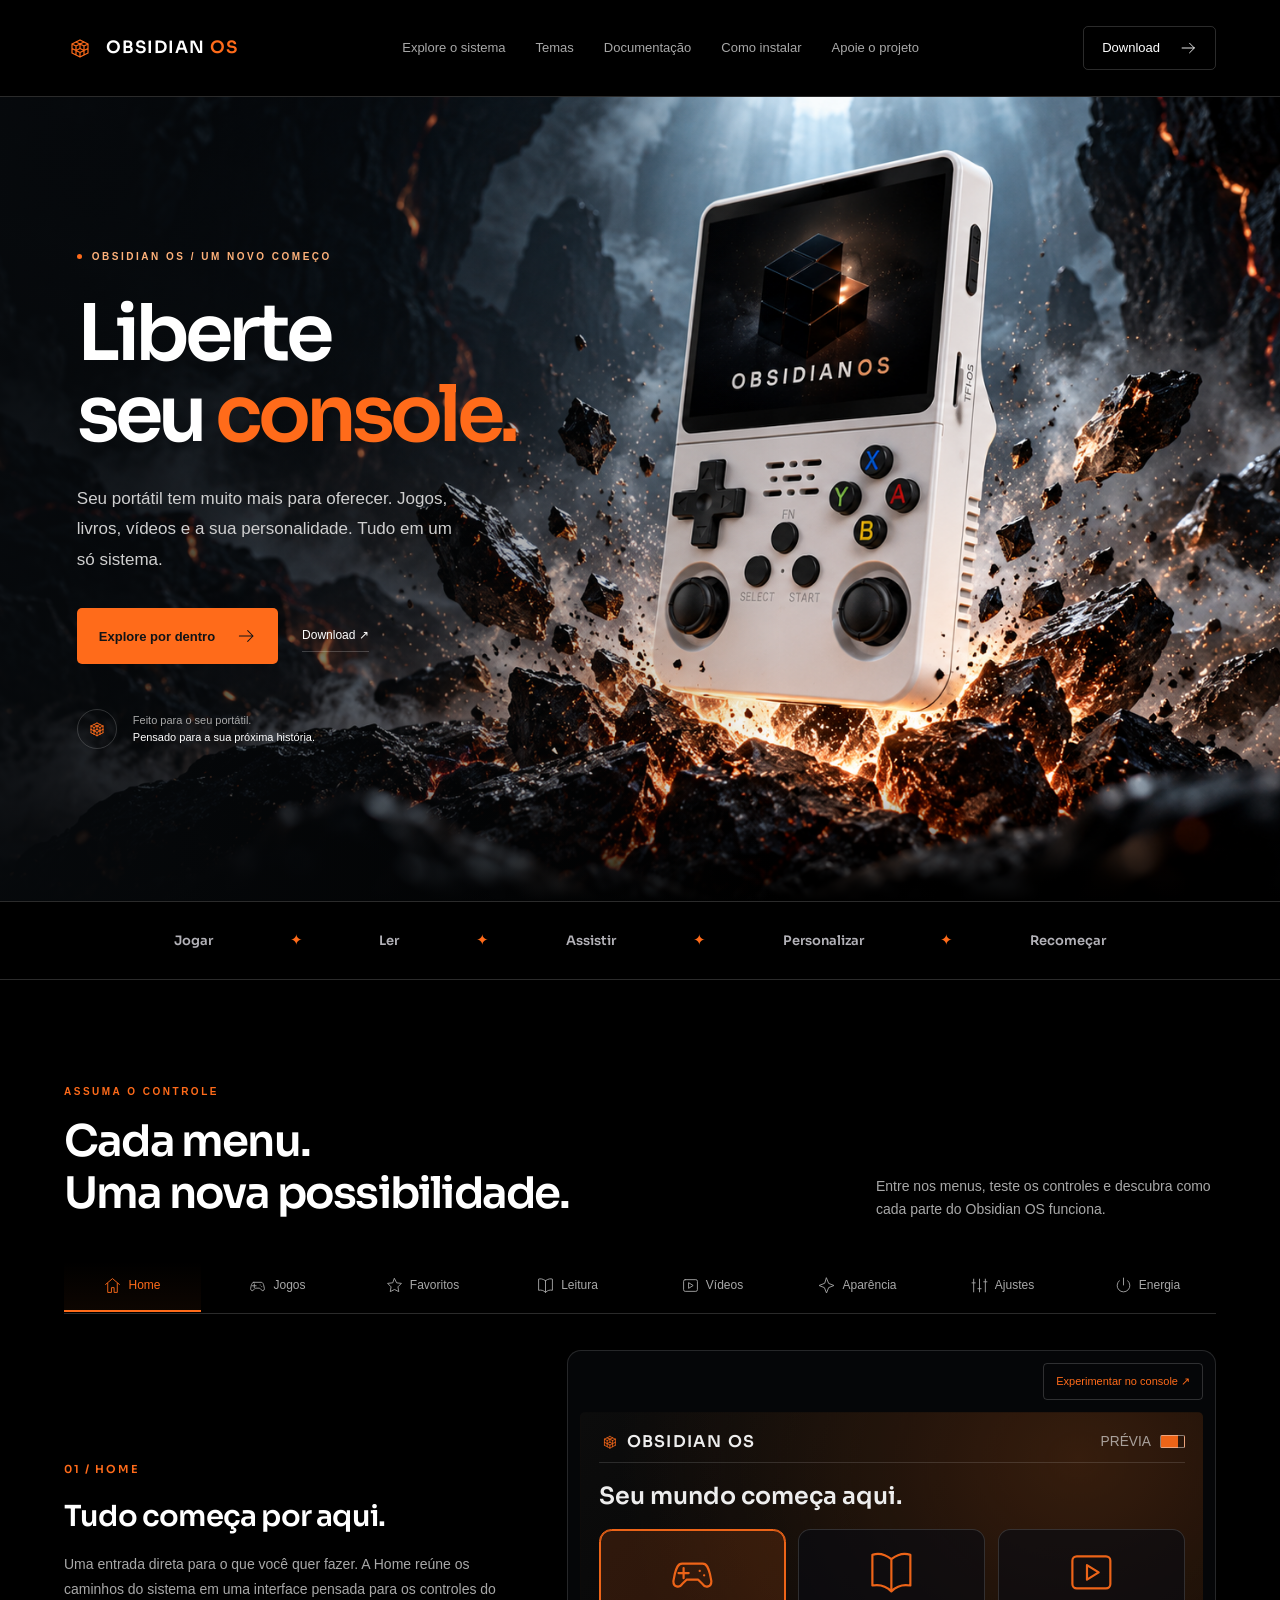
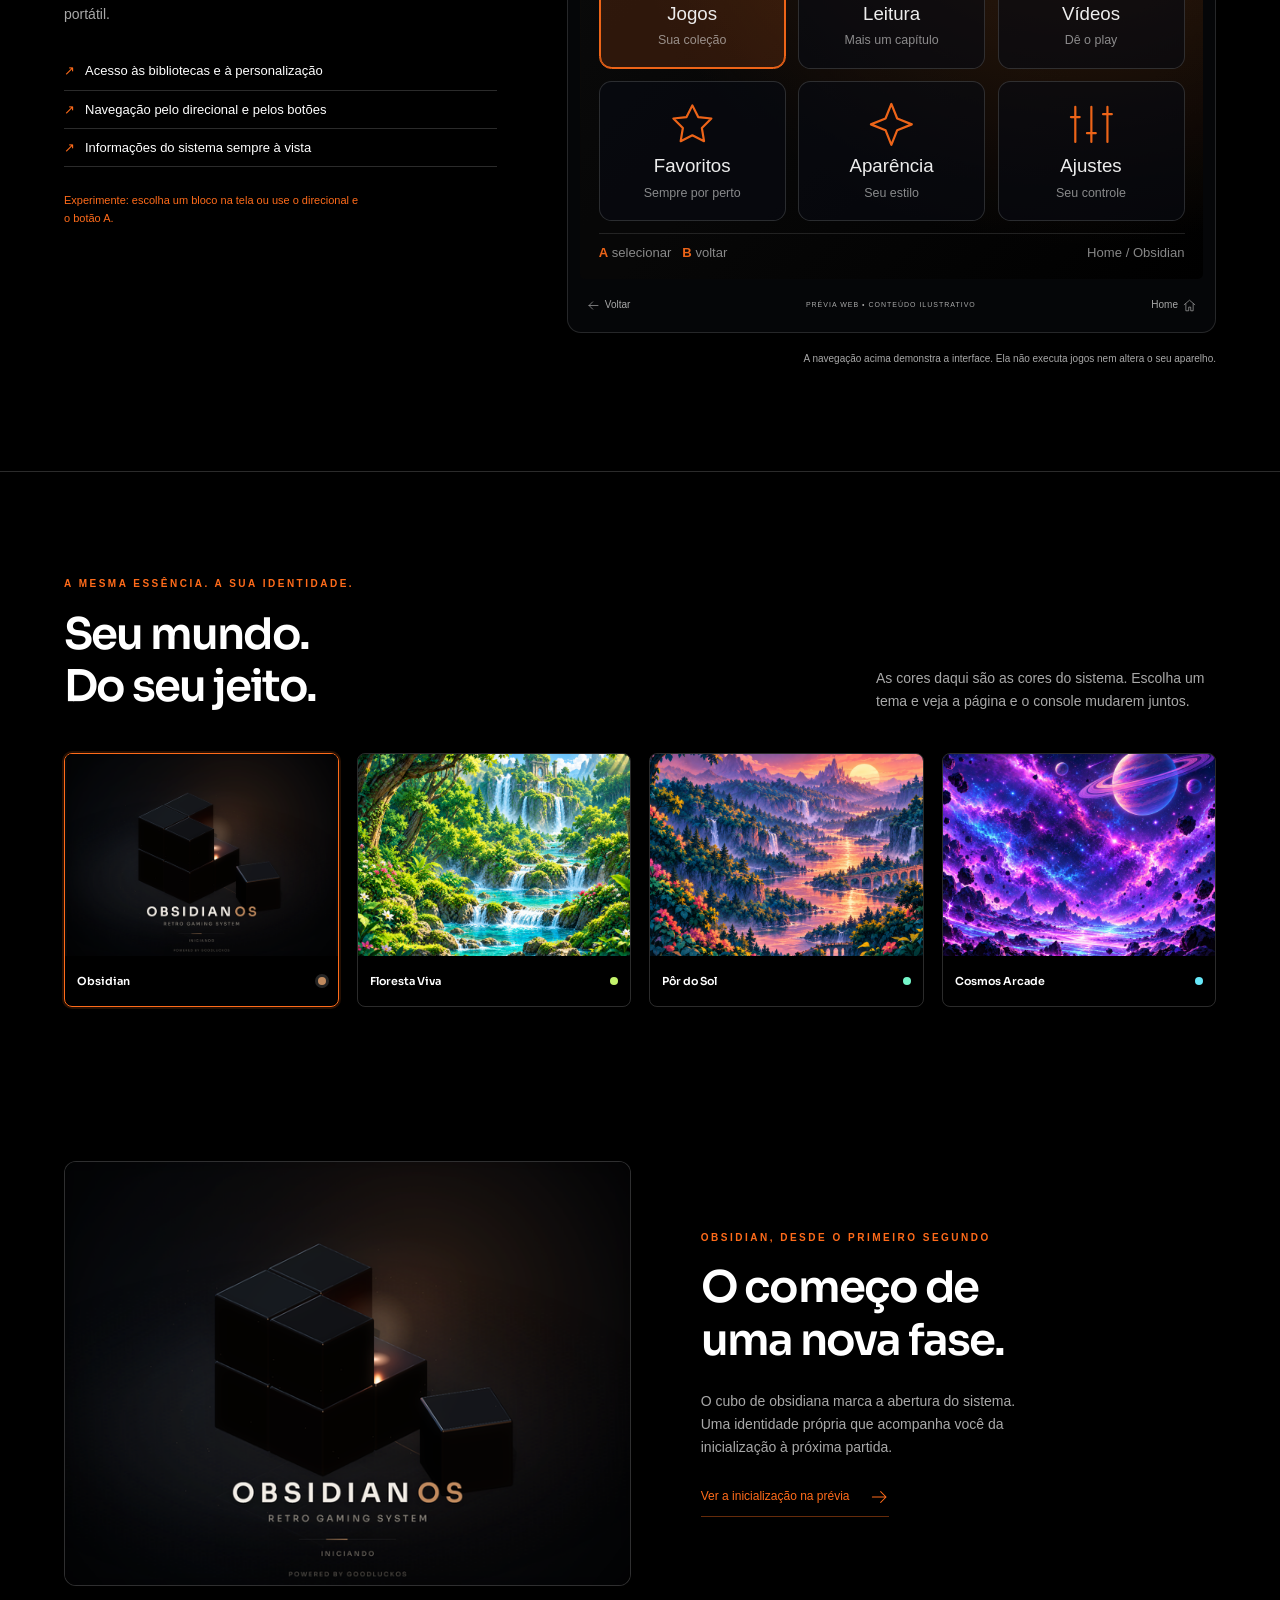
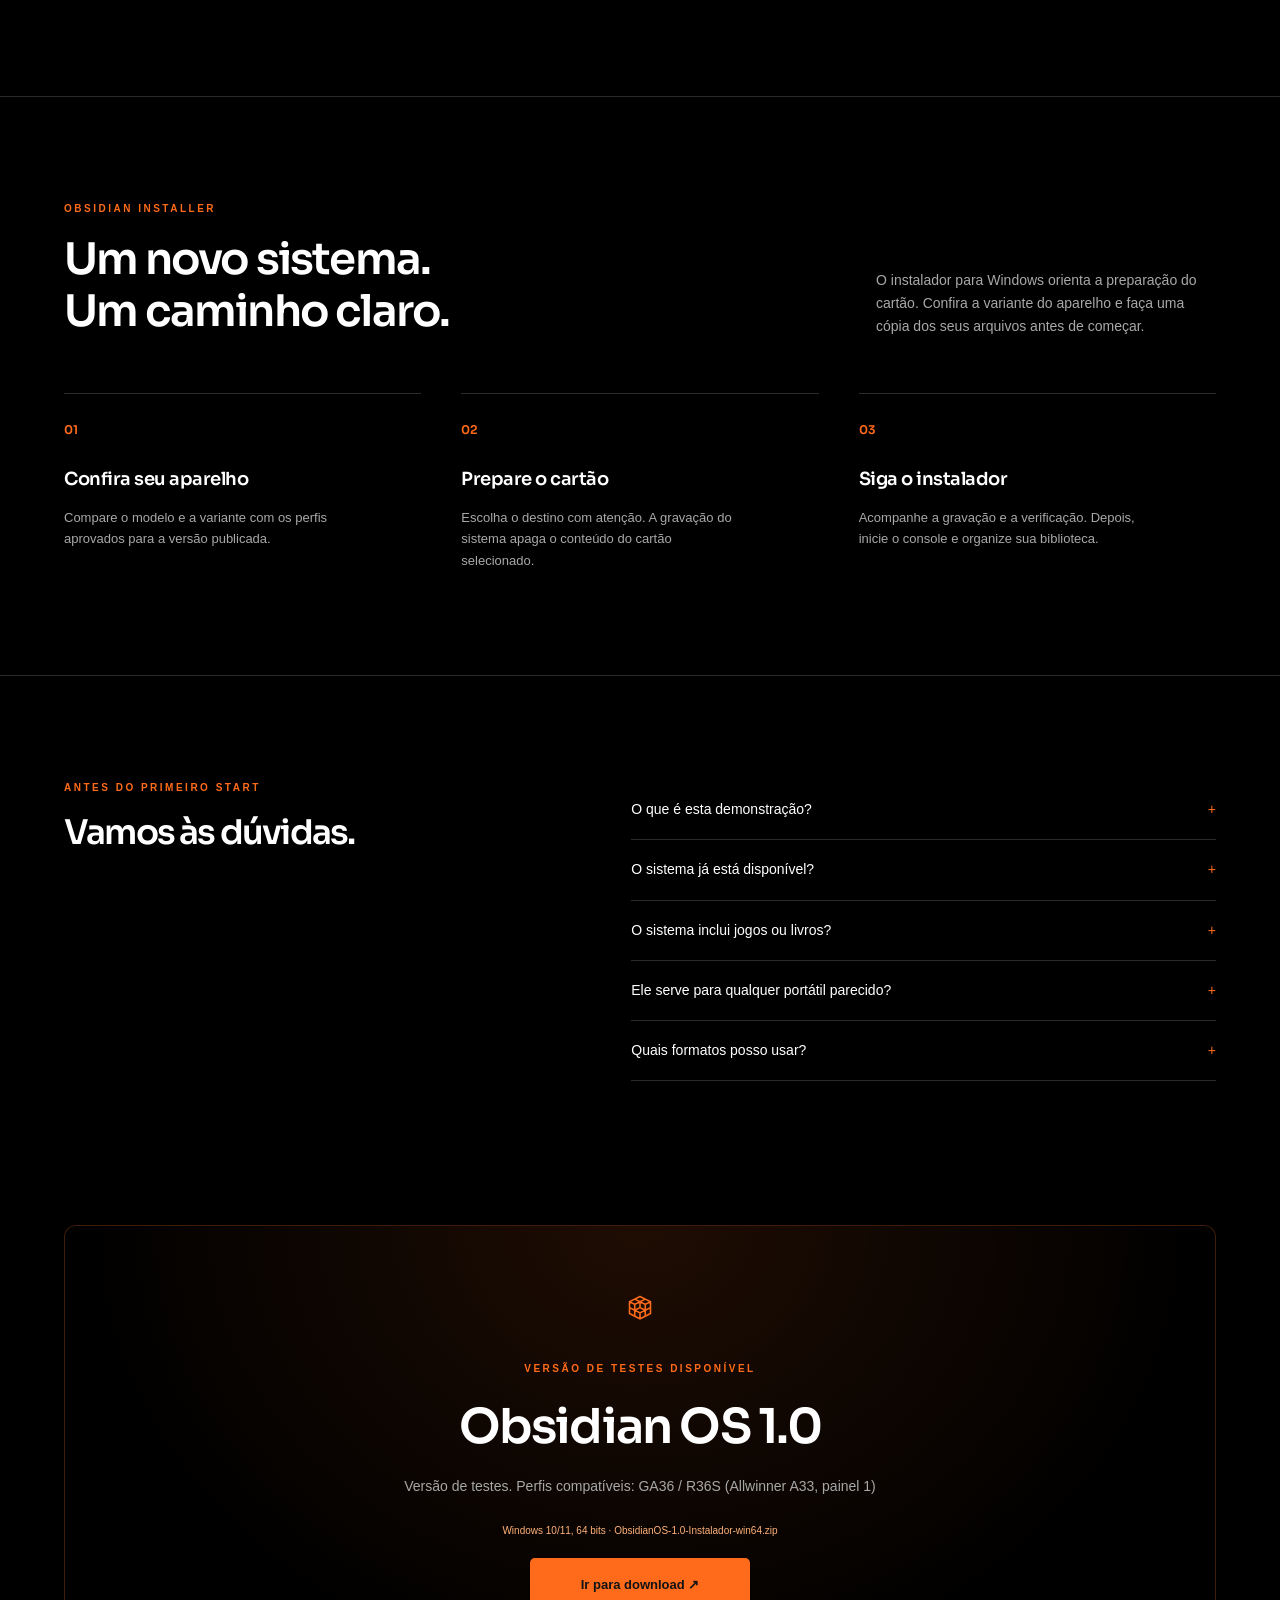
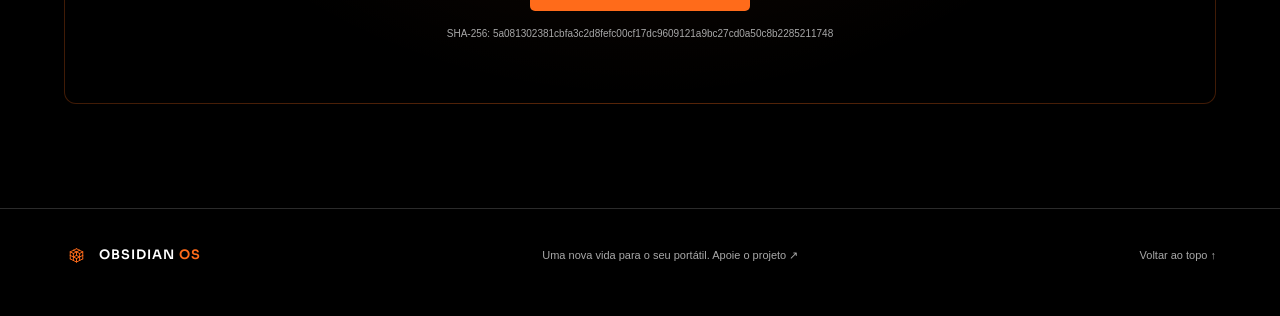
<file: site-obsidian-os/index.html>
<!doctype html>
<html lang="pt-BR" data-theme="obsidian">
<head>
  <meta charset="utf-8">
  <meta name="viewport" content="width=device-width,initial-scale=1">
  <meta name="theme-color" content="#000000">
  <meta name="description" content="Liberte seu console com o Obsidian OS. Explore jogos, leitura, vídeos e personalização em uma demonstração interativa do sistema.">
  <meta property="og:title" content="Obsidian OS | Liberte seu console">
  <meta property="og:description" content="Uma nova experiência para o seu portátil. Explore cada menu do Obsidian OS.">
  <meta property="og:image" content="assets/hero-liberte-console.png">
  <title>Obsidian OS | Liberte seu console</title>
  <link rel="icon" href="favicon.svg?v=obsidian-sete">
  <link rel="preload" href="assets/Sora-SemiBold.ttf" as="font" type="font/ttf" crossorigin>
  <link rel="stylesheet" href="styles.css">
  <link rel="stylesheet" href="hero.css">
  <script src="app.js" defer></script>
</head>
<body>
  <a class="skip" href="#conteudo">Ir para o conteúdo</a>
  <svg class="symbols" xmlns="http://www.w3.org/2000/svg" aria-hidden="true">
    <symbol id="cube" viewBox="0 0 64 64"><path d="M16 24L16 33 M16 24L24 20 M16 24L24 28 M16 33L16 42 M16 33L24 37 M16 42L24 46 M24 20L32 16 M24 20L32 24 M24 28L24 37 M24 28L32 24 M24 37L24 46 M24 37L32 33 M24 37L32 41 M24 46L32 50 M32 16L40 20 M32 24L32 33 M32 24L40 20 M32 24L40 28 M32 33L40 37 M32 41L32 50 M32 41L40 37 M32 50L40 46 M40 20L48 24 M40 28L40 37 M40 28L48 24 M40 37L40 46 M40 37L48 33 M40 46L48 42 M48 24L48 33 M48 33L48 42" stroke-width="2.4"/></symbol>
    <symbol id="home" viewBox="0 0 32 32"><path d="m3 14 13-11 13 11M7 12v17h7v-9h5v9h6V12"/></symbol>
    <symbol id="games" viewBox="0 0 32 32"><path d="M9 10h14c3 0 4 3 5 7l1 5c0 4-4 5-6 2l-3-3h-8l-3 3c-2 3-6 2-6-2l1-5c1-4 2-7 5-7Z M10 13v7M6.5 16.5h7M21 15h.1M24 18h.1"/></symbol>
    <symbol id="favorites" viewBox="0 0 32 32"><path d="m16 3 4 8 9 1-6.5 6.5 1.5 9-8-4-8 4 1.5-9L3 12l9-1Z"/></symbol>
    <symbol id="reading" viewBox="0 0 32 32"><path d="M16 7v22M16 7C11 3 6 3 3 4v21c5-1 9 0 13 4 4-4 8-5 13-4V4c-3-1-8-1-13 3Z"/></symbol>
    <symbol id="videos" viewBox="0 0 32 32"><rect x="3" y="5" width="26" height="22" rx="3"/><path d="m13 11 8 5-8 5Z"/></symbol>
    <symbol id="themes" viewBox="0 0 32 32"><path d="m16 2 4 10 10 4-10 4-4 10-4-10L2 16l10-4Z"/></symbol>
    <symbol id="settings" viewBox="0 0 32 32"><path d="M5 4v24M16 4v24M27 4v24M2 11h6M13 22h6M24 9h6"/></symbol>
    <symbol id="power" viewBox="0 0 32 32"><path d="M16 2v13M8 7a12 12 0 1 0 16 0"/></symbol>
    <symbol id="arrow" viewBox="0 0 32 32"><path d="M4 16h23M18 7l9 9-9 9"/></symbol>
    <symbol id="back" viewBox="0 0 32 32"><path d="M27 16H5m9-9-9 9 9 9"/></symbol>
  </svg>

  <header class="header">
    <a class="brand" href="#inicio" aria-label="Obsidian OS, início"><svg><use href="#cube"/></svg><span>OBSIDIAN <b>OS</b></span></a>
    <nav aria-label="Navegação principal"><a href="#experiencia">Explore o sistema</a><a href="#temas">Temas</a><a href="documentacao.html">Documentação</a><a href="#instalacao">Como instalar</a><a href="apoie.html">Apoie o projeto</a></nav>
    <a class="header-download" href="apoie.html">Download <svg><use href="#arrow"/></svg></a>
  </header>

  <main id="conteudo">
    <section class="hero" id="inicio">
      <img class="hero-art" src="assets/hero-liberte-console.png" alt="Console branco se libertando de uma rocha de obsidiana, entre fragmentos, poeira e luz cinematográfica" fetchpriority="high">
      <div class="hero-shade" aria-hidden="true"></div>
      <div class="hero-copy">
        <p class="eyebrow"><span></span> OBSIDIAN OS / UM NOVO COMEÇO</p>
        <h1>Liberte<br>seu <em>console.</em></h1>
        <p class="lead">Seu portátil tem muito mais para oferecer. Jogos, livros, vídeos e a sua personalidade. Tudo em um só sistema.</p>
        <div class="hero-actions"><a class="button primary" href="#experiencia">Explore por dentro <svg><use href="#arrow"/></svg></a><a class="subtle-link" href="apoie.html">Download ↗</a></div>
        <div class="hero-bottom"><span class="tiny-cube"><svg><use href="#cube"/></svg></span><p>Feito para o seu portátil.<br><strong>Pensado para a sua próxima história.</strong></p></div>
      </div>
    </section>

    <div class="feature-ribbon" aria-label="Áreas do sistema"><span>Jogar</span><i>✦</i><span>Ler</span><i>✦</i><span>Assistir</span><i>✦</i><span>Personalizar</span><i>✦</i><span>Recomeçar</span></div>

    <section class="explore section" id="experiencia">
      <div class="section-heading"><div><p class="eyebrow">ASSUMA O CONTROLE</p><h2>Cada menu.<br>Uma nova possibilidade.</h2></div><p>Entre nos menus, teste os controles e descubra como cada parte do Obsidian OS funciona.</p></div>
      <div class="menu-tabs" id="menu-tabs" role="tablist" aria-label="Menus do sistema"></div>
      <div class="explorer-panel" id="menu-panel" role="tabpanel" aria-labelledby="tab-home">
        <div class="menu-description" id="menu-description"></div>
        <div class="big-display-wrap">
          <button class="demo-view-toggle" id="demo-view-toggle" aria-pressed="false">Experimentar no console ↗</button>
          <div class="console-lab">        <div class="console-unit" tabindex="0" role="group" aria-label="Console interativo: use setas para navegar, Enter para abrir e Escape para voltar">
          <div class="case-edge" aria-hidden="true"><span>TF1-OS</span><i></i><i></i><i></i></div>
          <div class="console-case">
            <div class="screen-bezel">
              <div class="display demo-screen" id="hero-screen" aria-label="Tela do console"></div>
              <span class="bezel-word">OBSIDIAN OS</span>
            </div>
            <div class="controls">
              <div class="dpad" aria-label="Direcional">
                <button class="dir up" data-control="up" aria-label="Direcional para cima"><span>▴</span></button>
                <button class="dir left" data-control="left" aria-label="Direcional para esquerda"><span>◂</span></button>
                <span class="dir-center" aria-hidden="true"></span>
                <button class="dir right" data-control="right" aria-label="Direcional para direita"><span>▸</span></button>
                <button class="dir down" data-control="down" aria-label="Direcional para baixo"><span>▾</span></button>
              </div>
              <div class="speaker" aria-hidden="true"><i></i><i></i><i></i><i></i><i></i><i></i><i></i><i></i><i></i></div>
              <div class="face-buttons" aria-label="Botões de ação">
                <button class="face x" data-control="x" aria-label="X: abrir os temas">X</button>
                <button class="face y" data-control="y" aria-label="Y: abrir os favoritos">Y</button>
                <button class="face a" data-control="a" aria-label="A: confirmar">A</button>
                <button class="face b" data-control="b" aria-label="B: voltar">B</button>
              </div>
              <div class="function-buttons">
                <button data-control="fn" class="fn" aria-label="FN: energia"><span></span><small>FN</small></button>
                <button data-control="select" aria-label="SELECT: ajustes"><span></span><small>SELECT</small></button>
                <button data-control="start" aria-label="START: Home"><span></span><small>START</small></button>
              </div>
              <div class="analog analog-left" aria-hidden="true"><i></i></div>
              <div class="analog analog-right" aria-hidden="true"><i></i></div>
            </div>
            <div class="case-bottom" aria-hidden="true"><span></span><i></i></div>
          </div>
        </div>
</div>
          <div class="display demo-screen expanded" id="expanded-screen" tabindex="0" aria-label="Demonstração ampliada do menu"></div>
          <div class="preview-controls"><button data-control="b"><svg><use href="#back"/></svg> Voltar</button><span>PRÉVIA WEB • CONTEÚDO ILUSTRATIVO</span><button data-control="start">Home <svg><use href="#home"/></svg></button></div>
        </div>
      </div>
      <p class="demo-note">A navegação acima demonstra a interface. Ela não executa jogos nem altera o seu aparelho.</p>
    </section>

    <section class="themes-section section" id="temas">
      <div class="section-heading"><div><p class="eyebrow">A MESMA ESSÊNCIA. A SUA IDENTIDADE.</p><h2>Seu mundo.<br>Do seu jeito.</h2></div><p>As cores daqui são as cores do sistema. Escolha um tema e veja a página e o console mudarem juntos.</p></div>
      <div class="theme-gallery" id="theme-gallery"></div>
    </section>

    <section class="boot-section section">
      <div class="boot-art"><img src="assets/obsidian-boot.png" alt="Logo oficial de inicialização: cubos de obsidiana com luz cobre e o nome Obsidian OS" loading="lazy"></div>
      <div class="boot-copy"><p class="eyebrow">OBSIDIAN, DESDE O PRIMEIRO SEGUNDO</p><h2>O começo de<br>uma nova fase.</h2><p>O cubo de obsidiana marca a abertura do sistema. Uma identidade própria que acompanha você da inicialização à próxima partida.</p><button class="text-button" id="replay-boot">Ver a inicialização na prévia <svg><use href="#arrow"/></svg></button></div>
    </section>

    <section class="install-section section" id="instalacao">
      <div class="section-heading"><div><p class="eyebrow">OBSIDIAN INSTALLER</p><h2>Um novo sistema.<br>Um caminho claro.</h2></div><p>O instalador para Windows orienta a preparação do cartão. Confira a variante do aparelho e faça uma cópia dos seus arquivos antes de começar.</p></div>
      <ol class="install-steps">
        <li><span>01</span><h3>Confira seu aparelho</h3><p>Compare o modelo e a variante com os perfis aprovados para a versão publicada.</p></li>
        <li><span>02</span><h3>Prepare o cartão</h3><p>Escolha o destino com atenção. A gravação do sistema apaga o conteúdo do cartão selecionado.</p></li>
        <li><span>03</span><h3>Siga o instalador</h3><p>Acompanhe a gravação e a verificação. Depois, inicie o console e organize sua biblioteca.</p></li>
      </ol>
    </section>

    <section class="faq-section section" id="duvidas"><div><p class="eyebrow">ANTES DO PRIMEIRO START</p><h2>Vamos às dúvidas.</h2></div><div class="faq-list">
      <details><summary>O que é esta demonstração?</summary><p>Uma prévia interativa da interface para conhecer os menus. Os títulos e textos usados aqui são exemplos originais, e os controles afetam somente esta página.</p></details>
      <details><summary>O sistema já está disponível?</summary><p id="faq-availability">A versão pública está em preparação. O instalador oficial será disponibilizado nesta página com a versão, os perfis compatíveis e a verificação do arquivo.</p></details>
      <details><summary>O sistema inclui jogos ou livros?</summary><p>Não. Você adiciona a sua própria coleção. Jogos, livros, vídeos e saves pessoais não fazem parte do download do sistema.</p></details>
      <details><summary>Ele serve para qualquer portátil parecido?</summary><p>A aparência externa não determina a compatibilidade. O perfil precisa corresponder à placa e à tela do aparelho. Consulte os perfis publicados com a versão antes de instalar.</p></details>
      <details><summary>Quais formatos posso usar?</summary><p>A leitura oferece EPUB sem DRM, CBZ e pastas de imagens. Vídeos dependem do contêiner e dos codecs; H.264 com AAC é a referência de teste do projeto. A compatibilidade de cada jogo depende do emulador e do aparelho.</p></details>
    </div></section>

    <section class="download-section section" id="download">
      <div class="download-inner"><svg class="download-cube"><use href="#cube"/></svg><p class="eyebrow" id="release-eyebrow">PREPARE-SE PARA A PRÓXIMA FASE</p><h2 id="release-title">O próximo start<br>é com Obsidian.</h2><p id="release-description">O instalador oficial chega aqui quando a versão pública estiver pronta.</p><span class="release-meta" id="release-meta">Windows • Lançamento em preparação</span><a class="button primary" id="download-action" href="apoie.html">Ir para download <svg><use href="#arrow"/></svg></a><p class="download-footnote" id="release-footnote">Disponibilidade e perfis compatíveis serão informados no lançamento.</p></div>
    </section>
  </main>
  <footer class="footer"><a class="brand" href="#inicio"><svg><use href="#cube"/></svg><span>OBSIDIAN <b>OS</b></span></a><p>Uma nova vida para o seu portátil. <a href="apoie.html">Apoie o projeto ↗</a></p><a href="#inicio">Voltar ao topo ↑</a></footer>
  <div class="toast" id="toast" role="status" aria-live="polite"></div>
  <noscript><p class="noscript">Ative o JavaScript para navegar pela demonstração do console. As informações de instalação e as dúvidas continuam disponíveis.</p></noscript>
</body>
</html>
</file>
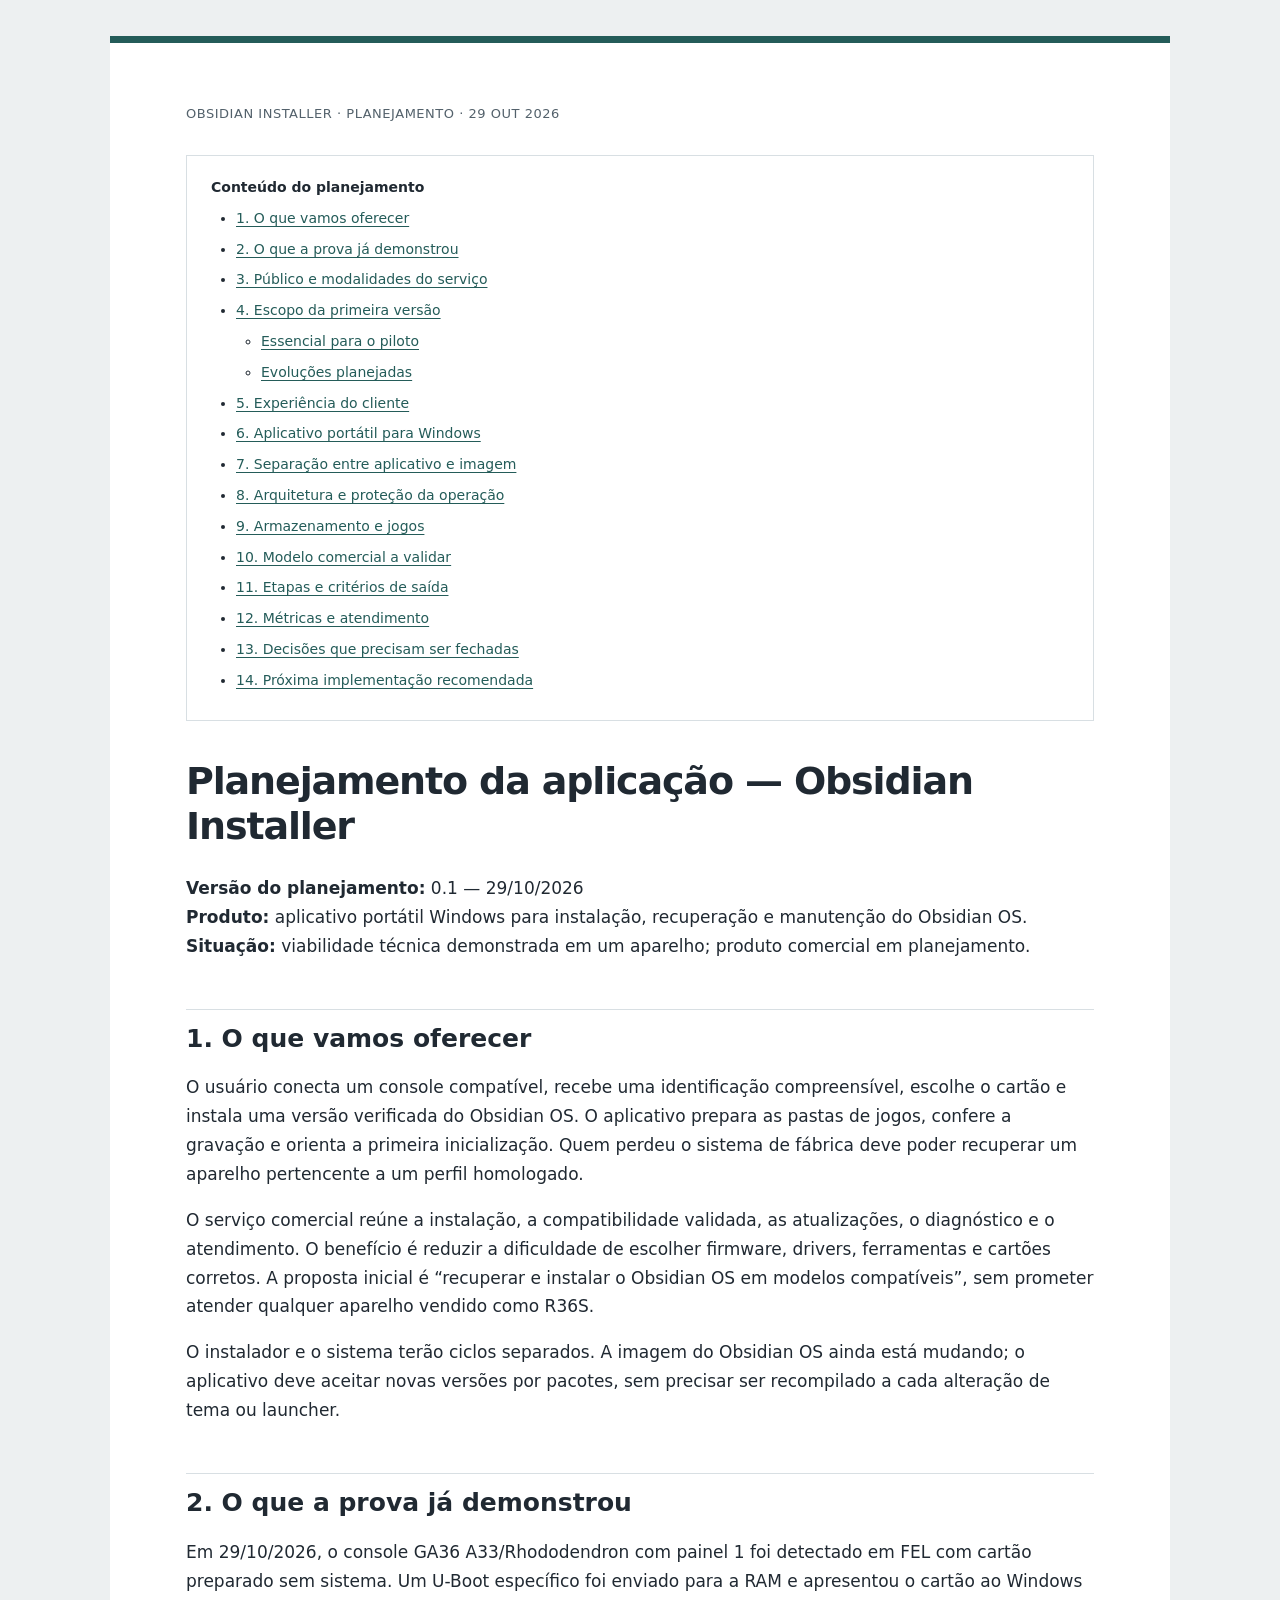
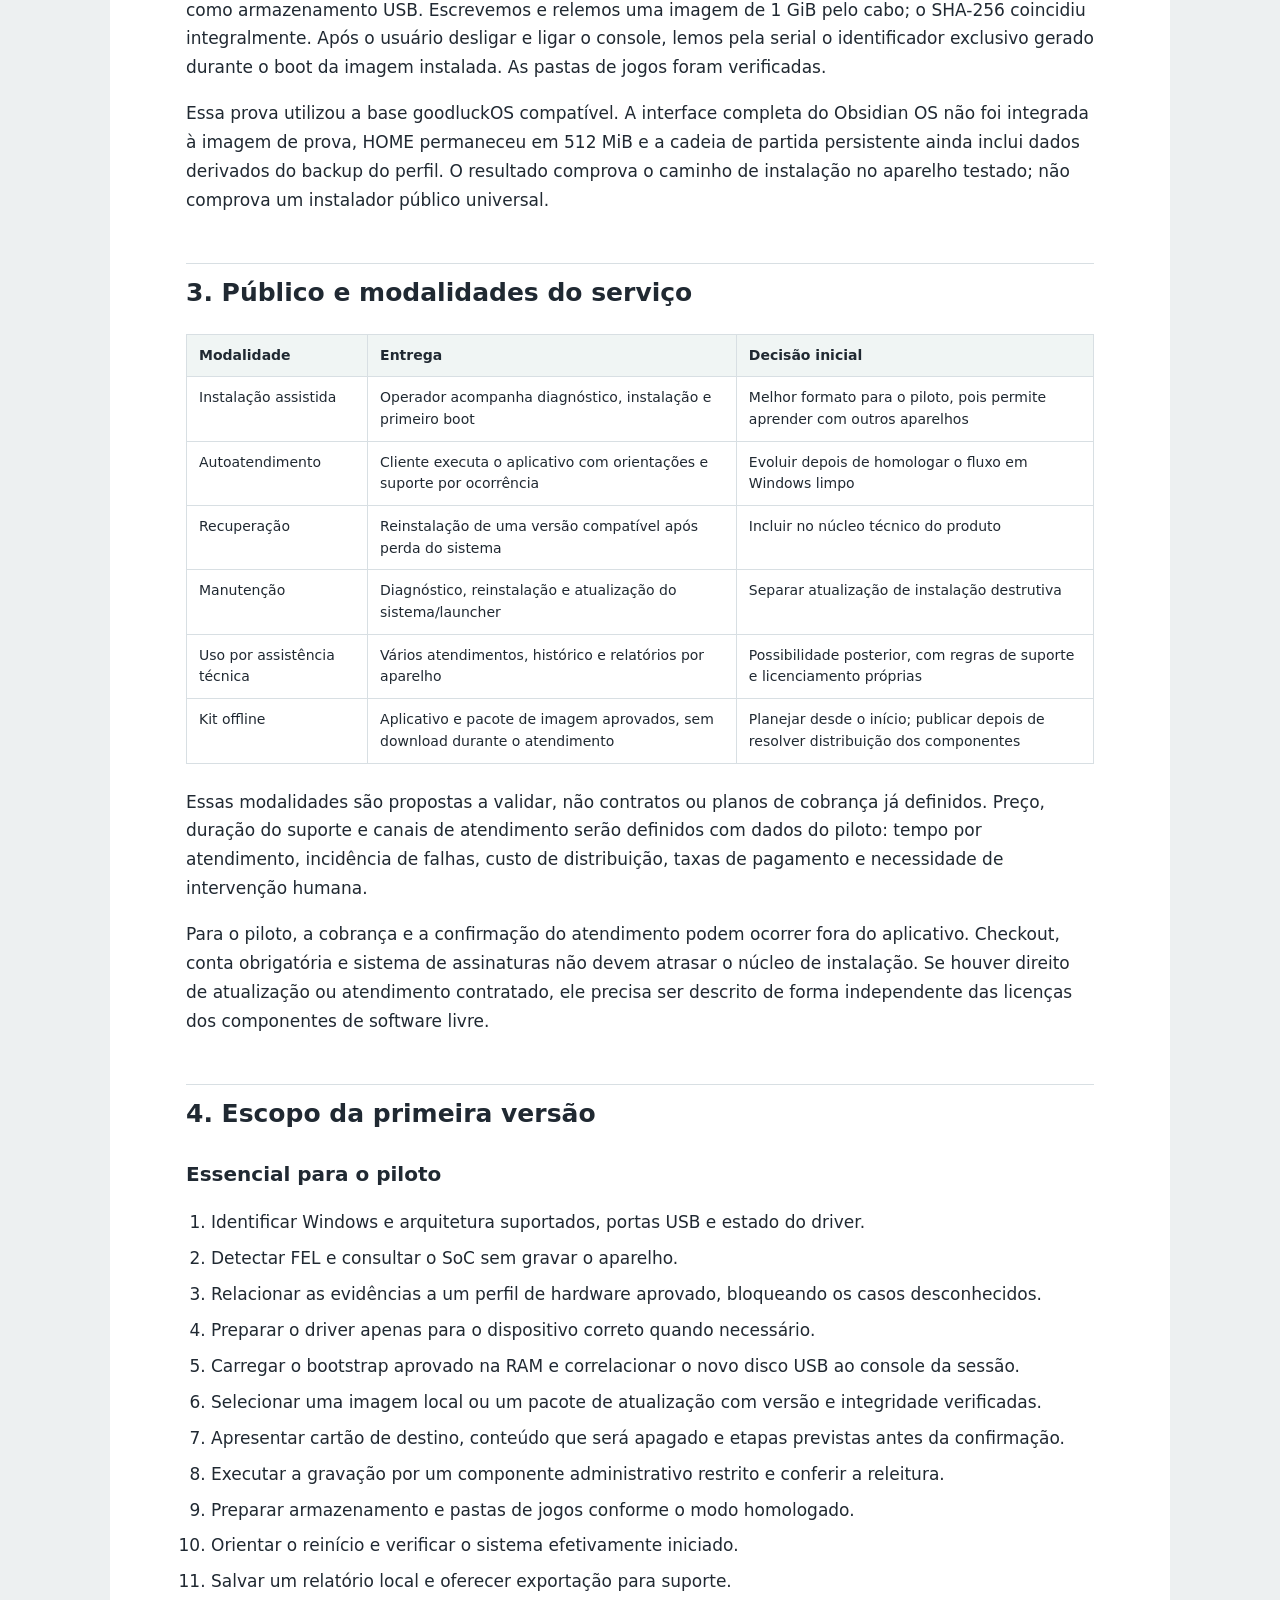
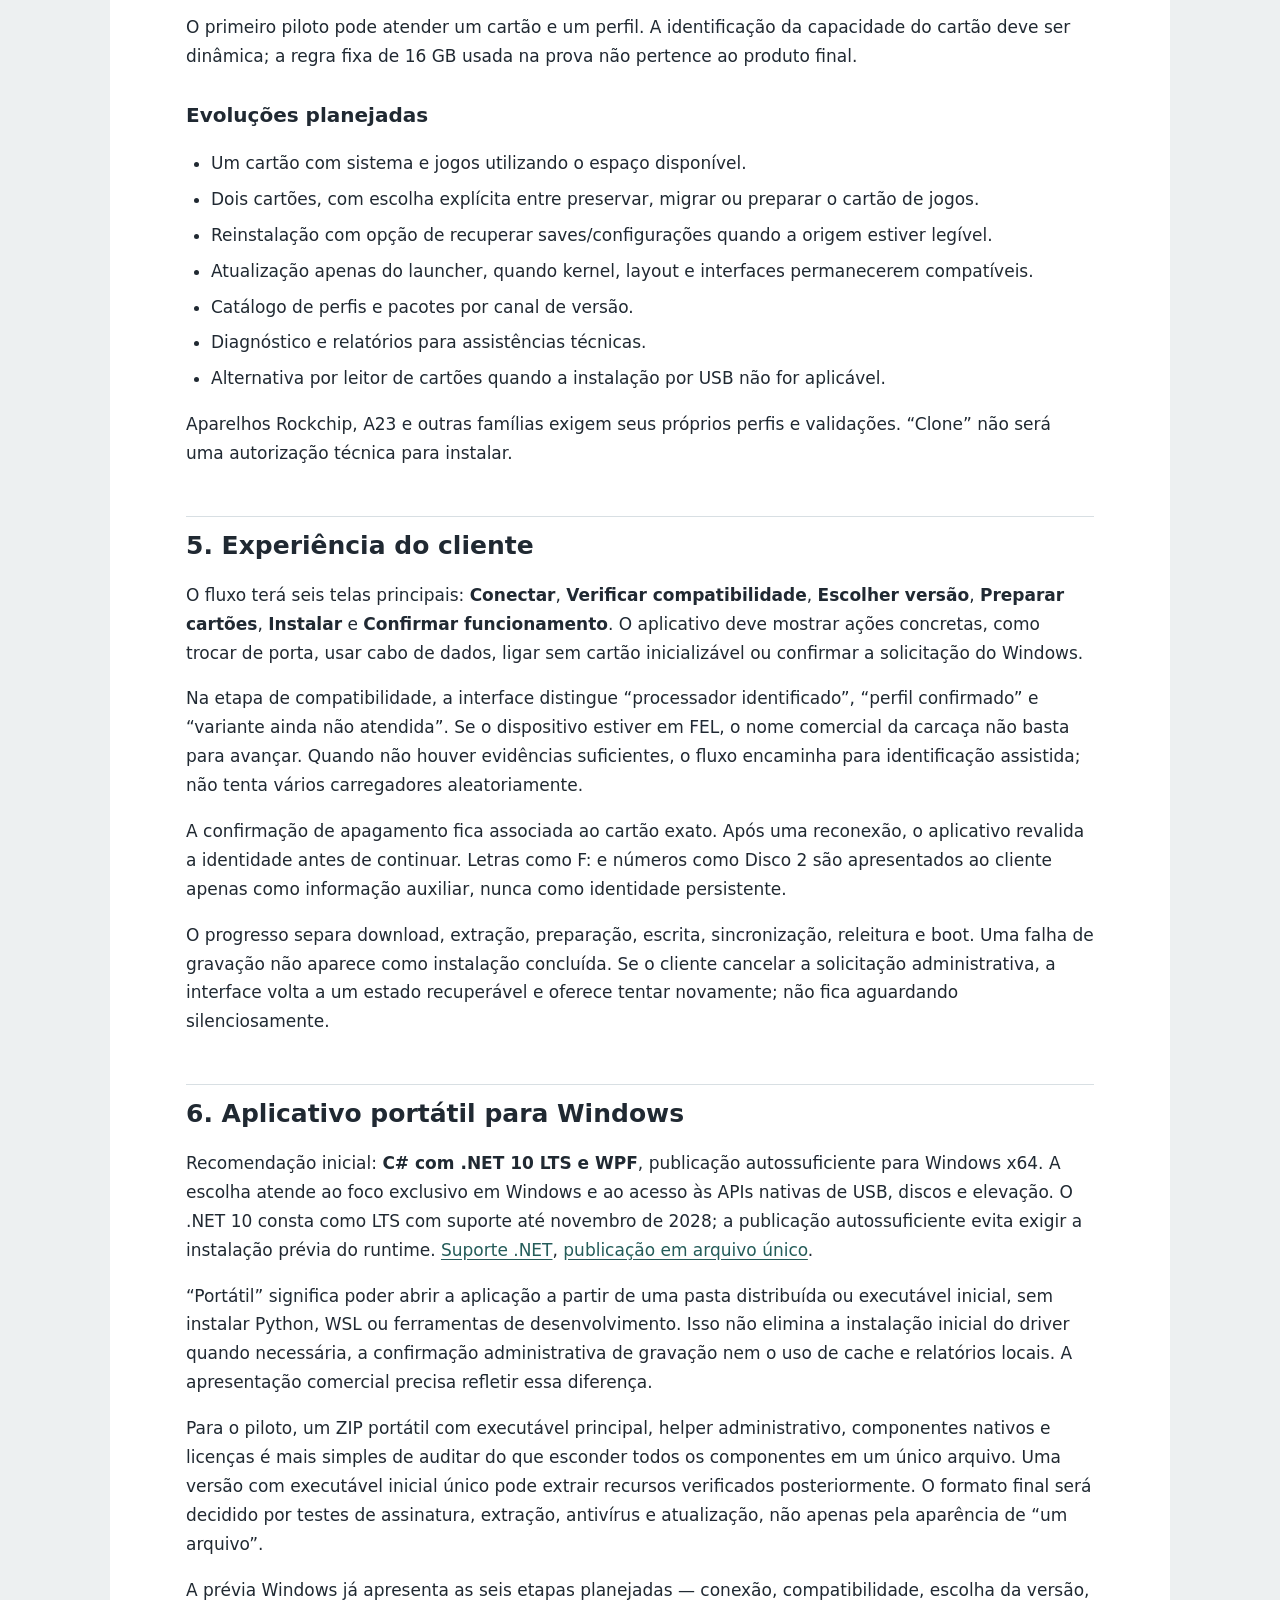
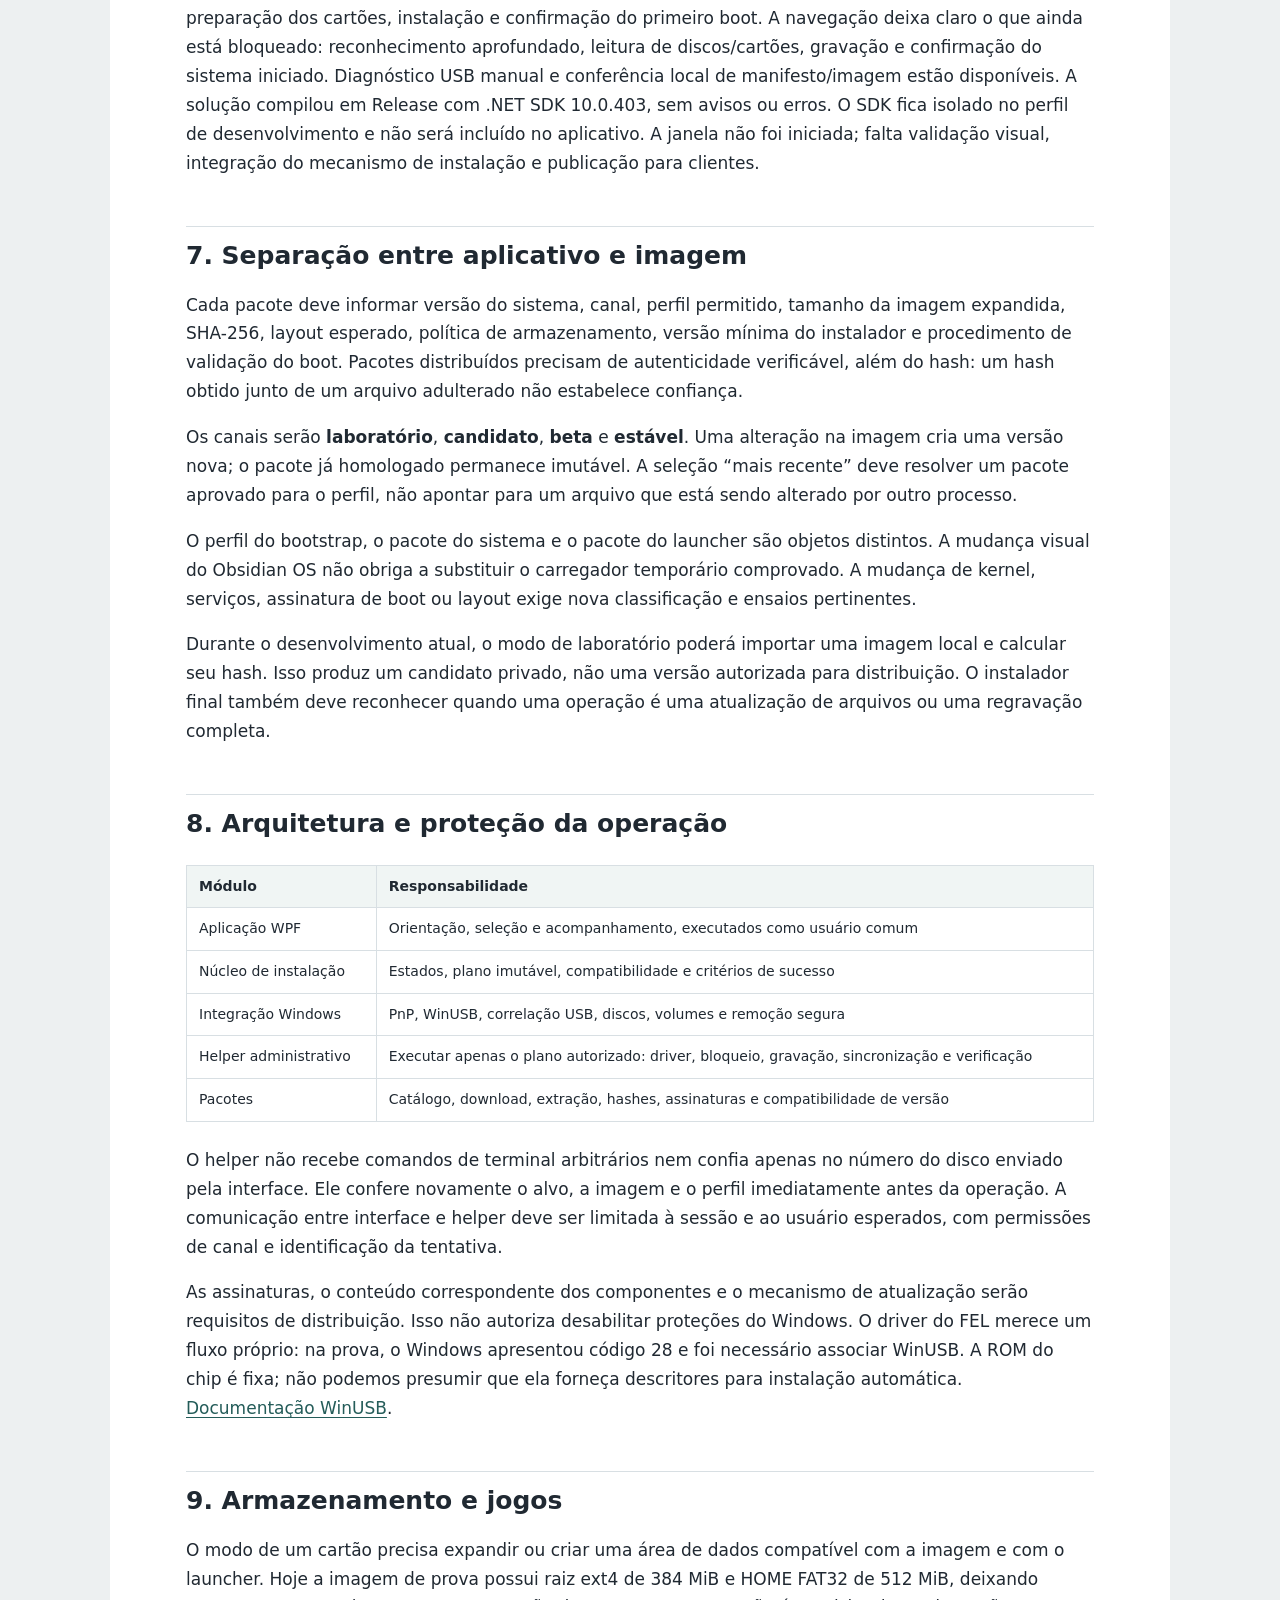
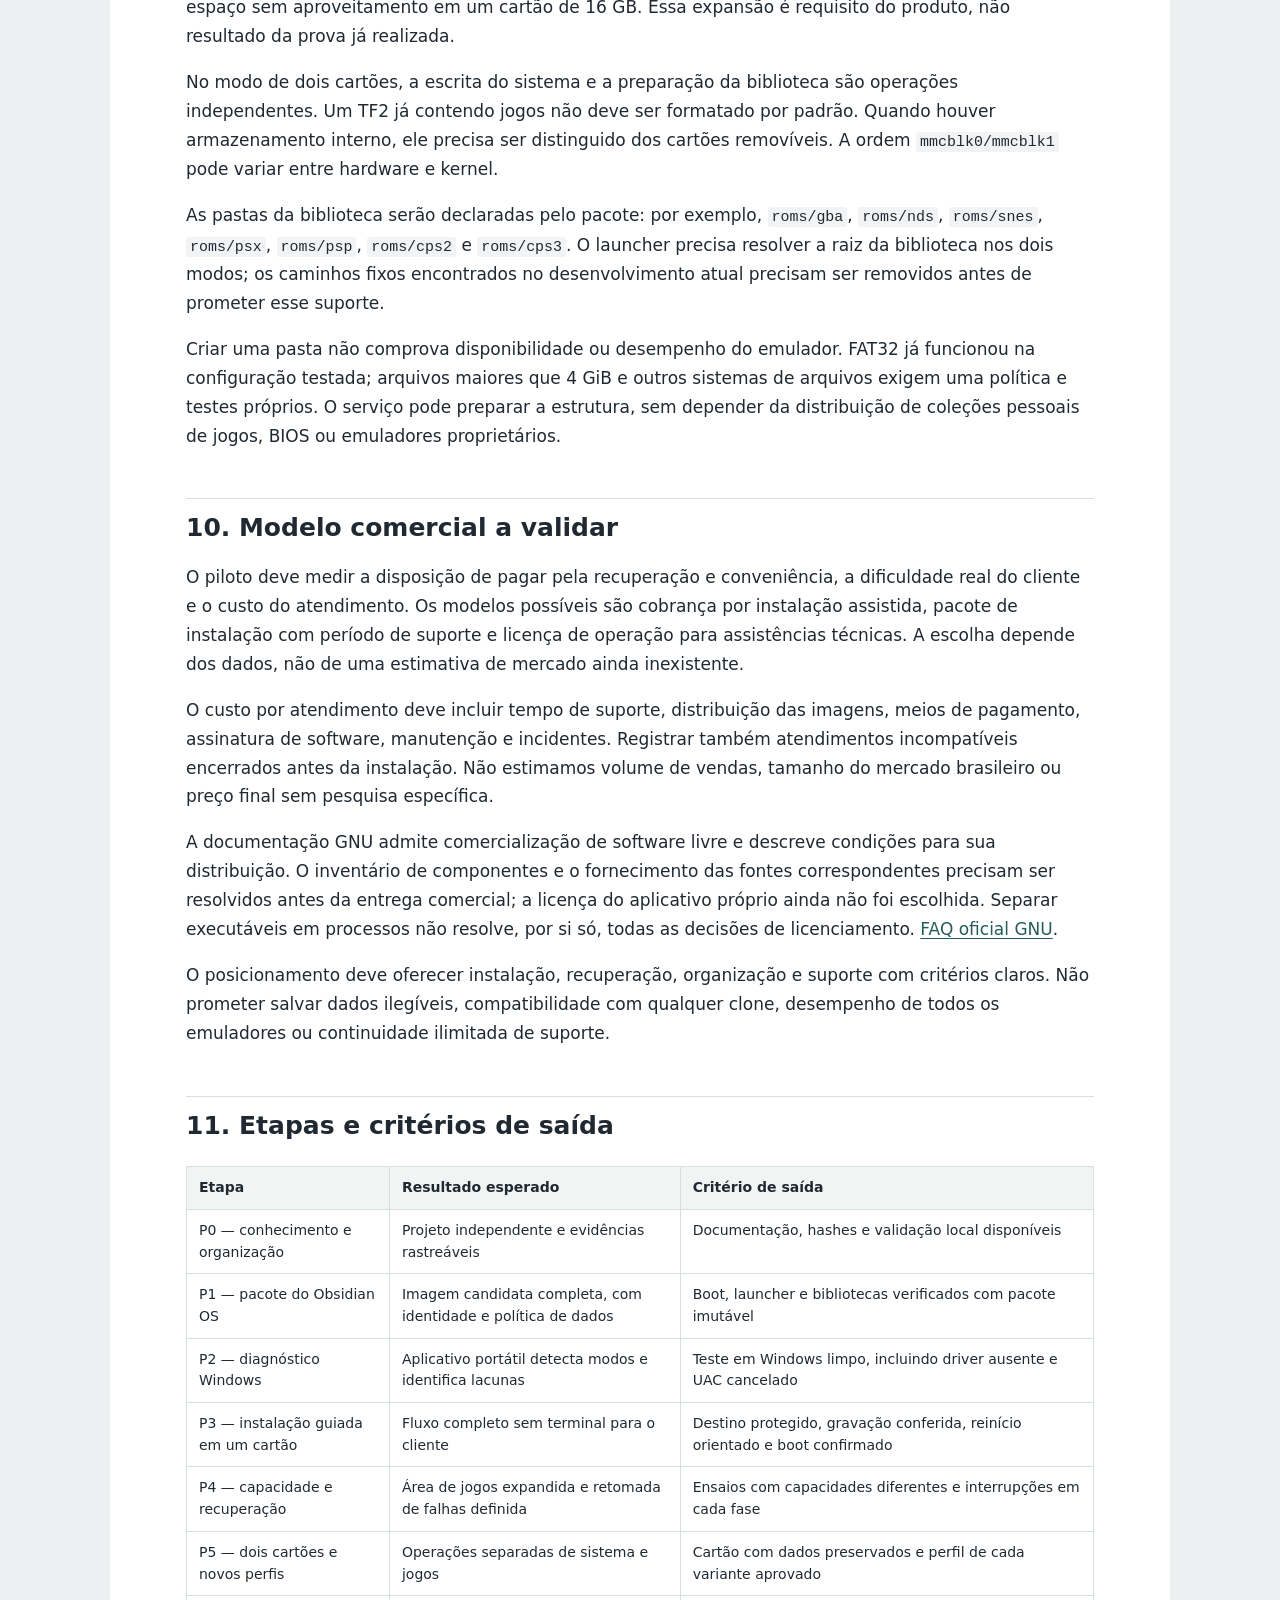
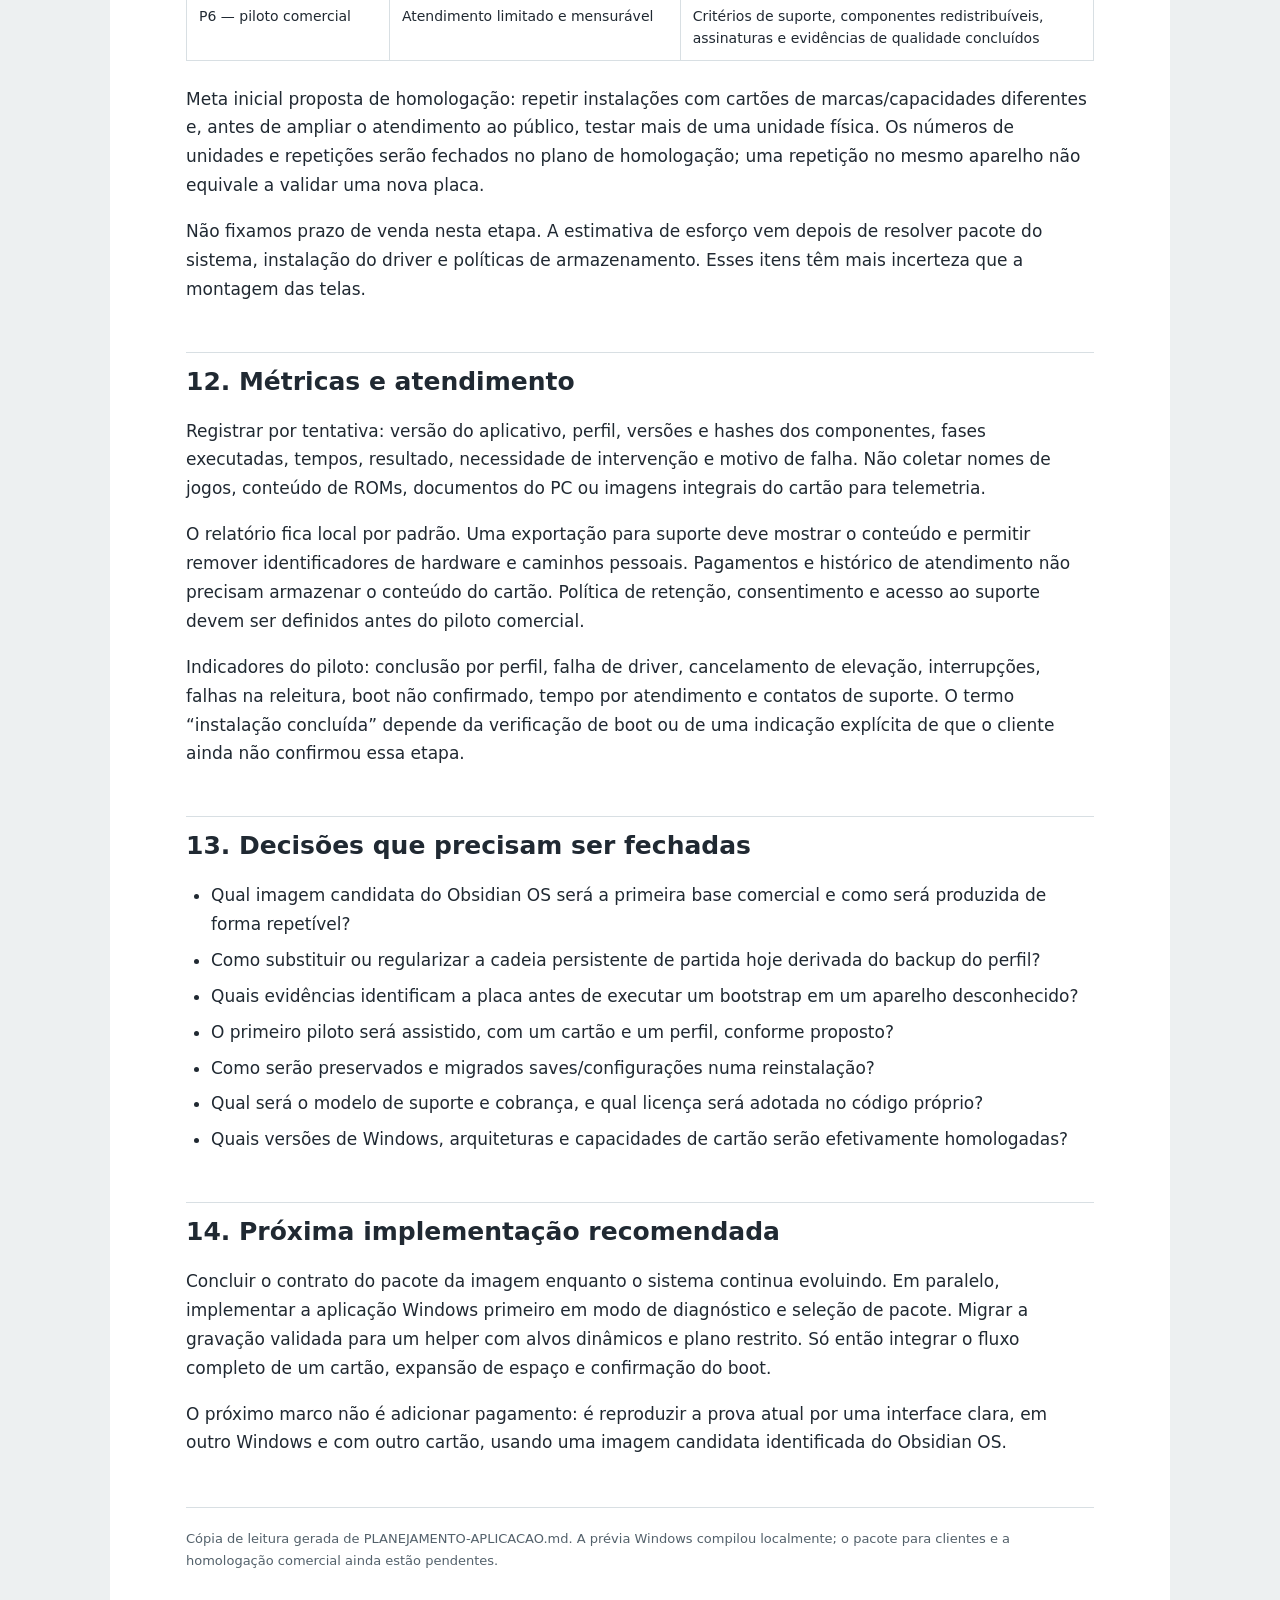
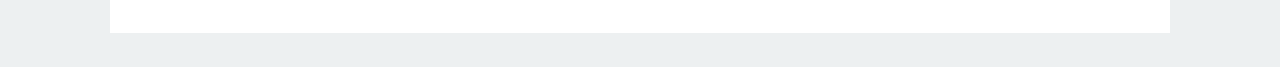
<file: 08-obsidian-installer/PLANEJAMENTO-APLICACAO.html>
<!doctype html>
<html lang="pt-BR"><head><meta charset="utf-8"><meta name="viewport" content="width=device-width, initial-scale=1">
<title>Obsidian Installer — planejamento da aplicação</title>
<style>
:root { color-scheme: light; --ink:#202932; --muted:#53616b; --line:#d8dfe3; --accent:#245c59; }
* { box-sizing:border-box; } body { margin:0; color:var(--ink); background:#edf0f1; font:17px/1.7 system-ui,Segoe UI,sans-serif; }
.page { max-width:1060px; margin:36px auto; padding:60px 76px; background:white; border-top:7px solid var(--accent); }
.meta { color:var(--muted); font-size:13px; letter-spacing:.04em; margin:0 0 30px; }
h1 { font-size:38px; line-height:1.2; letter-spacing:-.03em; margin:0 0 24px; }
h2 { font-size:25px; line-height:1.35; margin:48px 0 18px; padding-top:12px; border-top:1px solid var(--line); }
h3 { font-size:20px; line-height:1.4; margin-top:30px; }
a { color:var(--accent); text-underline-offset:3px; overflow-wrap:anywhere; }
p,li { overflow-wrap:anywhere; } li { margin:7px 0; } ul,ol { padding-left:25px; }
table { border-collapse:collapse; width:100%; margin:24px 0; font-size:14px; line-height:1.55; }
th,td { padding:10px 12px; border:1px solid var(--line); vertical-align:top; text-align:left; }
th { background:#f0f5f4; } code { font-size:.88em; background:#f1f3f4; padding:2px 4px; border-radius:3px; }
pre { padding:18px; background:#f1f3f4; overflow:auto; } pre code { padding:0; }
blockquote { margin:24px 0; padding:4px 20px; border-left:3px solid var(--accent); color:var(--muted); }
nav { margin:28px 0 38px; padding:20px 24px; border:1px solid var(--line); font-size:14px; }
nav ul { margin:5px 0; } footer { font-size:13px; color:var(--muted); margin-top:50px; border-top:1px solid var(--line); padding-top:20px; }
@media(max-width:700px) { .page { margin:0; padding:30px 22px; } h1 { font-size:30px; } table { display:block; overflow:auto; } }
@media print { body { background:white; font-size:10.5pt; line-height:1.5; } .page { margin:0; padding:0; max-width:none; border-top:0; } nav { break-inside:avoid; } h2,h3 { break-after:avoid; } tr { break-inside:avoid; } h2 { margin-top:24pt; } a { color:inherit; } @page { size:A4; margin:18mm; } }
</style></head><body><main class="page">
<p class="meta">OBSIDIAN INSTALLER · PLANEJAMENTO · 29 OUT 2026</p>
<nav aria-label="Conteúdo"><strong>Conteúdo do planejamento</strong><div class="toc">
<ul>
<li><a href="#1-o-que-vamos-oferecer">1. O que vamos oferecer</a></li>
<li><a href="#2-o-que-a-prova-ja-demonstrou">2. O que a prova já demonstrou</a></li>
<li><a href="#3-publico-e-modalidades-do-servico">3. Público e modalidades do serviço</a></li>
<li><a href="#4-escopo-da-primeira-versao">4. Escopo da primeira versão</a><ul>
<li><a href="#essencial-para-o-piloto">Essencial para o piloto</a></li>
<li><a href="#evolucoes-planejadas">Evoluções planejadas</a></li>
</ul>
</li>
<li><a href="#5-experiencia-do-cliente">5. Experiência do cliente</a></li>
<li><a href="#6-aplicativo-portatil-para-windows">6. Aplicativo portátil para Windows</a></li>
<li><a href="#7-separacao-entre-aplicativo-e-imagem">7. Separação entre aplicativo e imagem</a></li>
<li><a href="#8-arquitetura-e-protecao-da-operacao">8. Arquitetura e proteção da operação</a></li>
<li><a href="#9-armazenamento-e-jogos">9. Armazenamento e jogos</a></li>
<li><a href="#10-modelo-comercial-a-validar">10. Modelo comercial a validar</a></li>
<li><a href="#11-etapas-e-criterios-de-saida">11. Etapas e critérios de saída</a></li>
<li><a href="#12-metricas-e-atendimento">12. Métricas e atendimento</a></li>
<li><a href="#13-decisoes-que-precisam-ser-fechadas">13. Decisões que precisam ser fechadas</a></li>
<li><a href="#14-proxima-implementacao-recomendada">14. Próxima implementação recomendada</a></li>
</ul>
</div>
</nav>
<h1 id="planejamento-da-aplicacao-obsidian-installer">Planejamento da aplicação — Obsidian Installer</h1>
<p><strong>Versão do planejamento:</strong> 0.1 — 29/10/2026<br />
<strong>Produto:</strong> aplicativo portátil Windows para instalação, recuperação e manutenção do Obsidian OS.<br />
<strong>Situação:</strong> viabilidade técnica demonstrada em um aparelho; produto comercial em planejamento.</p>
<h2 id="1-o-que-vamos-oferecer">1. O que vamos oferecer</h2>
<p>O usuário conecta um console compatível, recebe uma identificação compreensível, escolhe o cartão e instala uma versão verificada do Obsidian OS. O aplicativo prepara as pastas de jogos, confere a gravação e orienta a primeira inicialização. Quem perdeu o sistema de fábrica deve poder recuperar um aparelho pertencente a um perfil homologado.</p>
<p>O serviço comercial reúne a instalação, a compatibilidade validada, as atualizações, o diagnóstico e o atendimento. O benefício é reduzir a dificuldade de escolher firmware, drivers, ferramentas e cartões corretos. A proposta inicial é “recuperar e instalar o Obsidian OS em modelos compatíveis”, sem prometer atender qualquer aparelho vendido como R36S.</p>
<p>O instalador e o sistema terão ciclos separados. A imagem do Obsidian OS ainda está mudando; o aplicativo deve aceitar novas versões por pacotes, sem precisar ser recompilado a cada alteração de tema ou launcher.</p>
<h2 id="2-o-que-a-prova-ja-demonstrou">2. O que a prova já demonstrou</h2>
<p>Em 29/10/2026, o console GA36 A33/Rhododendron com painel 1 foi detectado em FEL com cartão preparado sem sistema. Um U-Boot específico foi enviado para a RAM e apresentou o cartão ao Windows como armazenamento USB. Escrevemos e relemos uma imagem de 1 GiB pelo cabo; o SHA-256 coincidiu integralmente. Após o usuário desligar e ligar o console, lemos pela serial o identificador exclusivo gerado durante o boot da imagem instalada. As pastas de jogos foram verificadas.</p>
<p>Essa prova utilizou a base goodluckOS compatível. A interface completa do Obsidian OS não foi integrada à imagem de prova, HOME permaneceu em 512 MiB e a cadeia de partida persistente ainda inclui dados derivados do backup do perfil. O resultado comprova o caminho de instalação no aparelho testado; não comprova um instalador público universal.</p>
<h2 id="3-publico-e-modalidades-do-servico">3. Público e modalidades do serviço</h2>
<table>
<thead>
<tr>
<th>Modalidade</th>
<th>Entrega</th>
<th>Decisão inicial</th>
</tr>
</thead>
<tbody>
<tr>
<td>Instalação assistida</td>
<td>Operador acompanha diagnóstico, instalação e primeiro boot</td>
<td>Melhor formato para o piloto, pois permite aprender com outros aparelhos</td>
</tr>
<tr>
<td>Autoatendimento</td>
<td>Cliente executa o aplicativo com orientações e suporte por ocorrência</td>
<td>Evoluir depois de homologar o fluxo em Windows limpo</td>
</tr>
<tr>
<td>Recuperação</td>
<td>Reinstalação de uma versão compatível após perda do sistema</td>
<td>Incluir no núcleo técnico do produto</td>
</tr>
<tr>
<td>Manutenção</td>
<td>Diagnóstico, reinstalação e atualização do sistema/launcher</td>
<td>Separar atualização de instalação destrutiva</td>
</tr>
<tr>
<td>Uso por assistência técnica</td>
<td>Vários atendimentos, histórico e relatórios por aparelho</td>
<td>Possibilidade posterior, com regras de suporte e licenciamento próprias</td>
</tr>
<tr>
<td>Kit offline</td>
<td>Aplicativo e pacote de imagem aprovados, sem download durante o atendimento</td>
<td>Planejar desde o início; publicar depois de resolver distribuição dos componentes</td>
</tr>
</tbody>
</table>
<p>Essas modalidades são propostas a validar, não contratos ou planos de cobrança já definidos. Preço, duração do suporte e canais de atendimento serão definidos com dados do piloto: tempo por atendimento, incidência de falhas, custo de distribuição, taxas de pagamento e necessidade de intervenção humana.</p>
<p>Para o piloto, a cobrança e a confirmação do atendimento podem ocorrer fora do aplicativo. Checkout, conta obrigatória e sistema de assinaturas não devem atrasar o núcleo de instalação. Se houver direito de atualização ou atendimento contratado, ele precisa ser descrito de forma independente das licenças dos componentes de software livre.</p>
<h2 id="4-escopo-da-primeira-versao">4. Escopo da primeira versão</h2>
<h3 id="essencial-para-o-piloto">Essencial para o piloto</h3>
<ol>
<li>Identificar Windows e arquitetura suportados, portas USB e estado do driver.</li>
<li>Detectar FEL e consultar o SoC sem gravar o aparelho.</li>
<li>Relacionar as evidências a um perfil de hardware aprovado, bloqueando os casos desconhecidos.</li>
<li>Preparar o driver apenas para o dispositivo correto quando necessário.</li>
<li>Carregar o bootstrap aprovado na RAM e correlacionar o novo disco USB ao console da sessão.</li>
<li>Selecionar uma imagem local ou um pacote de atualização com versão e integridade verificadas.</li>
<li>Apresentar cartão de destino, conteúdo que será apagado e etapas previstas antes da confirmação.</li>
<li>Executar a gravação por um componente administrativo restrito e conferir a releitura.</li>
<li>Preparar armazenamento e pastas de jogos conforme o modo homologado.</li>
<li>Orientar o reinício e verificar o sistema efetivamente iniciado.</li>
<li>Salvar um relatório local e oferecer exportação para suporte.</li>
</ol>
<p>O primeiro piloto pode atender um cartão e um perfil. A identificação da capacidade do cartão deve ser dinâmica; a regra fixa de 16 GB usada na prova não pertence ao produto final.</p>
<h3 id="evolucoes-planejadas">Evoluções planejadas</h3>
<ul>
<li>Um cartão com sistema e jogos utilizando o espaço disponível.</li>
<li>Dois cartões, com escolha explícita entre preservar, migrar ou preparar o cartão de jogos.</li>
<li>Reinstalação com opção de recuperar saves/configurações quando a origem estiver legível.</li>
<li>Atualização apenas do launcher, quando kernel, layout e interfaces permanecerem compatíveis.</li>
<li>Catálogo de perfis e pacotes por canal de versão.</li>
<li>Diagnóstico e relatórios para assistências técnicas.</li>
<li>Alternativa por leitor de cartões quando a instalação por USB não for aplicável.</li>
</ul>
<p>Aparelhos Rockchip, A23 e outras famílias exigem seus próprios perfis e validações. “Clone” não será uma autorização técnica para instalar.</p>
<h2 id="5-experiencia-do-cliente">5. Experiência do cliente</h2>
<p>O fluxo terá seis telas principais: <strong>Conectar</strong>, <strong>Verificar compatibilidade</strong>, <strong>Escolher versão</strong>, <strong>Preparar cartões</strong>, <strong>Instalar</strong> e <strong>Confirmar funcionamento</strong>. O aplicativo deve mostrar ações concretas, como trocar de porta, usar cabo de dados, ligar sem cartão inicializável ou confirmar a solicitação do Windows.</p>
<p>Na etapa de compatibilidade, a interface distingue “processador identificado”, “perfil confirmado” e “variante ainda não atendida”. Se o dispositivo estiver em FEL, o nome comercial da carcaça não basta para avançar. Quando não houver evidências suficientes, o fluxo encaminha para identificação assistida; não tenta vários carregadores aleatoriamente.</p>
<p>A confirmação de apagamento fica associada ao cartão exato. Após uma reconexão, o aplicativo revalida a identidade antes de continuar. Letras como F: e números como Disco 2 são apresentados ao cliente apenas como informação auxiliar, nunca como identidade persistente.</p>
<p>O progresso separa download, extração, preparação, escrita, sincronização, releitura e boot. Uma falha de gravação não aparece como instalação concluída. Se o cliente cancelar a solicitação administrativa, a interface volta a um estado recuperável e oferece tentar novamente; não fica aguardando silenciosamente.</p>
<h2 id="6-aplicativo-portatil-para-windows">6. Aplicativo portátil para Windows</h2>
<p>Recomendação inicial: <strong>C# com .NET 10 LTS e WPF</strong>, publicação autossuficiente para Windows x64. A escolha atende ao foco exclusivo em Windows e ao acesso às APIs nativas de USB, discos e elevação. O .NET 10 consta como LTS com suporte até novembro de 2028; a publicação autossuficiente evita exigir a instalação prévia do runtime. <a href="https://learn.microsoft.com/dotnet/core/releases-and-support">Suporte .NET</a>, <a href="https://learn.microsoft.com/en-us/dotnet/core/deploying/single-file/">publicação em arquivo único</a>.</p>
<p>“Portátil” significa poder abrir a aplicação a partir de uma pasta distribuída ou executável inicial, sem instalar Python, WSL ou ferramentas de desenvolvimento. Isso não elimina a instalação inicial do driver quando necessária, a confirmação administrativa de gravação nem o uso de cache e relatórios locais. A apresentação comercial precisa refletir essa diferença.</p>
<p>Para o piloto, um ZIP portátil com executável principal, helper administrativo, componentes nativos e licenças é mais simples de auditar do que esconder todos os componentes em um único arquivo. Uma versão com executável inicial único pode extrair recursos verificados posteriormente. O formato final será decidido por testes de assinatura, extração, antivírus e atualização, não apenas pela aparência de “um arquivo”.</p>
<p>A prévia Windows já apresenta as seis etapas planejadas — conexão, compatibilidade, escolha da versão, preparação dos cartões, instalação e confirmação do primeiro boot. A navegação deixa claro o que ainda está bloqueado: reconhecimento aprofundado, leitura de discos/cartões, gravação e confirmação do sistema iniciado. Diagnóstico USB manual e conferência local de manifesto/imagem estão disponíveis. A solução compilou em Release com .NET SDK 10.0.403, sem avisos ou erros. O SDK fica isolado no perfil de desenvolvimento e não será incluído no aplicativo. A janela não foi iniciada; falta validação visual, integração do mecanismo de instalação e publicação para clientes.</p>
<h2 id="7-separacao-entre-aplicativo-e-imagem">7. Separação entre aplicativo e imagem</h2>
<p>Cada pacote deve informar versão do sistema, canal, perfil permitido, tamanho da imagem expandida, SHA-256, layout esperado, política de armazenamento, versão mínima do instalador e procedimento de validação do boot. Pacotes distribuídos precisam de autenticidade verificável, além do hash: um hash obtido junto de um arquivo adulterado não estabelece confiança.</p>
<p>Os canais serão <strong>laboratório</strong>, <strong>candidato</strong>, <strong>beta</strong> e <strong>estável</strong>. Uma alteração na imagem cria uma versão nova; o pacote já homologado permanece imutável. A seleção “mais recente” deve resolver um pacote aprovado para o perfil, não apontar para um arquivo que está sendo alterado por outro processo.</p>
<p>O perfil do bootstrap, o pacote do sistema e o pacote do launcher são objetos distintos. A mudança visual do Obsidian OS não obriga a substituir o carregador temporário comprovado. A mudança de kernel, serviços, assinatura de boot ou layout exige nova classificação e ensaios pertinentes.</p>
<p>Durante o desenvolvimento atual, o modo de laboratório poderá importar uma imagem local e calcular seu hash. Isso produz um candidato privado, não uma versão autorizada para distribuição. O instalador final também deve reconhecer quando uma operação é uma atualização de arquivos ou uma regravação completa.</p>
<h2 id="8-arquitetura-e-protecao-da-operacao">8. Arquitetura e proteção da operação</h2>
<table>
<thead>
<tr>
<th>Módulo</th>
<th>Responsabilidade</th>
</tr>
</thead>
<tbody>
<tr>
<td>Aplicação WPF</td>
<td>Orientação, seleção e acompanhamento, executados como usuário comum</td>
</tr>
<tr>
<td>Núcleo de instalação</td>
<td>Estados, plano imutável, compatibilidade e critérios de sucesso</td>
</tr>
<tr>
<td>Integração Windows</td>
<td>PnP, WinUSB, correlação USB, discos, volumes e remoção segura</td>
</tr>
<tr>
<td>Helper administrativo</td>
<td>Executar apenas o plano autorizado: driver, bloqueio, gravação, sincronização e verificação</td>
</tr>
<tr>
<td>Pacotes</td>
<td>Catálogo, download, extração, hashes, assinaturas e compatibilidade de versão</td>
</tr>
</tbody>
</table>
<p>O helper não recebe comandos de terminal arbitrários nem confia apenas no número do disco enviado pela interface. Ele confere novamente o alvo, a imagem e o perfil imediatamente antes da operação. A comunicação entre interface e helper deve ser limitada à sessão e ao usuário esperados, com permissões de canal e identificação da tentativa.</p>
<p>As assinaturas, o conteúdo correspondente dos componentes e o mecanismo de atualização serão requisitos de distribuição. Isso não autoriza desabilitar proteções do Windows. O driver do FEL merece um fluxo próprio: na prova, o Windows apresentou código 28 e foi necessário associar WinUSB. A ROM do chip é fixa; não podemos presumir que ela forneça descritores para instalação automática. <a href="https://learn.microsoft.com/en-us/windows-hardware/drivers/usbcon/automatic-installation-of-winusb">Documentação WinUSB</a>.</p>
<h2 id="9-armazenamento-e-jogos">9. Armazenamento e jogos</h2>
<p>O modo de um cartão precisa expandir ou criar uma área de dados compatível com a imagem e com o launcher. Hoje a imagem de prova possui raiz ext4 de 384 MiB e HOME FAT32 de 512 MiB, deixando espaço sem aproveitamento em um cartão de 16 GB. Essa expansão é requisito do produto, não resultado da prova já realizada.</p>
<p>No modo de dois cartões, a escrita do sistema e a preparação da biblioteca são operações independentes. Um TF2 já contendo jogos não deve ser formatado por padrão. Quando houver armazenamento interno, ele precisa ser distinguido dos cartões removíveis. A ordem <code>mmcblk0/mmcblk1</code> pode variar entre hardware e kernel.</p>
<p>As pastas da biblioteca serão declaradas pelo pacote: por exemplo, <code>roms/gba</code>, <code>roms/nds</code>, <code>roms/snes</code>, <code>roms/psx</code>, <code>roms/psp</code>, <code>roms/cps2</code> e <code>roms/cps3</code>. O launcher precisa resolver a raiz da biblioteca nos dois modos; os caminhos fixos encontrados no desenvolvimento atual precisam ser removidos antes de prometer esse suporte.</p>
<p>Criar uma pasta não comprova disponibilidade ou desempenho do emulador. FAT32 já funcionou na configuração testada; arquivos maiores que 4 GiB e outros sistemas de arquivos exigem uma política e testes próprios. O serviço pode preparar a estrutura, sem depender da distribuição de coleções pessoais de jogos, BIOS ou emuladores proprietários.</p>
<h2 id="10-modelo-comercial-a-validar">10. Modelo comercial a validar</h2>
<p>O piloto deve medir a disposição de pagar pela recuperação e conveniência, a dificuldade real do cliente e o custo do atendimento. Os modelos possíveis são cobrança por instalação assistida, pacote de instalação com período de suporte e licença de operação para assistências técnicas. A escolha depende dos dados, não de uma estimativa de mercado ainda inexistente.</p>
<p>O custo por atendimento deve incluir tempo de suporte, distribuição das imagens, meios de pagamento, assinatura de software, manutenção e incidentes. Registrar também atendimentos incompatíveis encerrados antes da instalação. Não estimamos volume de vendas, tamanho do mercado brasileiro ou preço final sem pesquisa específica.</p>
<p>A documentação GNU admite comercialização de software livre e descreve condições para sua distribuição. O inventário de componentes e o fornecimento das fontes correspondentes precisam ser resolvidos antes da entrega comercial; a licença do aplicativo próprio ainda não foi escolhida. Separar executáveis em processos não resolve, por si só, todas as decisões de licenciamento. <a href="https://www.gnu.org/licenses/gpl-faq.en.html#DoesTheGPLAllowMoney">FAQ oficial GNU</a>.</p>
<p>O posicionamento deve oferecer instalação, recuperação, organização e suporte com critérios claros. Não prometer salvar dados ilegíveis, compatibilidade com qualquer clone, desempenho de todos os emuladores ou continuidade ilimitada de suporte.</p>
<h2 id="11-etapas-e-criterios-de-saida">11. Etapas e critérios de saída</h2>
<table>
<thead>
<tr>
<th>Etapa</th>
<th>Resultado esperado</th>
<th>Critério de saída</th>
</tr>
</thead>
<tbody>
<tr>
<td>P0 — conhecimento e organização</td>
<td>Projeto independente e evidências rastreáveis</td>
<td>Documentação, hashes e validação local disponíveis</td>
</tr>
<tr>
<td>P1 — pacote do Obsidian OS</td>
<td>Imagem candidata completa, com identidade e política de dados</td>
<td>Boot, launcher e bibliotecas verificados com pacote imutável</td>
</tr>
<tr>
<td>P2 — diagnóstico Windows</td>
<td>Aplicativo portátil detecta modos e identifica lacunas</td>
<td>Teste em Windows limpo, incluindo driver ausente e UAC cancelado</td>
</tr>
<tr>
<td>P3 — instalação guiada em um cartão</td>
<td>Fluxo completo sem terminal para o cliente</td>
<td>Destino protegido, gravação conferida, reinício orientado e boot confirmado</td>
</tr>
<tr>
<td>P4 — capacidade e recuperação</td>
<td>Área de jogos expandida e retomada de falhas definida</td>
<td>Ensaios com capacidades diferentes e interrupções em cada fase</td>
</tr>
<tr>
<td>P5 — dois cartões e novos perfis</td>
<td>Operações separadas de sistema e jogos</td>
<td>Cartão com dados preservados e perfil de cada variante aprovado</td>
</tr>
<tr>
<td>P6 — piloto comercial</td>
<td>Atendimento limitado e mensurável</td>
<td>Critérios de suporte, componentes redistribuíveis, assinaturas e evidências de qualidade concluídos</td>
</tr>
</tbody>
</table>
<p>Meta inicial proposta de homologação: repetir instalações com cartões de marcas/capacidades diferentes e, antes de ampliar o atendimento ao público, testar mais de uma unidade física. Os números de unidades e repetições serão fechados no plano de homologação; uma repetição no mesmo aparelho não equivale a validar uma nova placa.</p>
<p>Não fixamos prazo de venda nesta etapa. A estimativa de esforço vem depois de resolver pacote do sistema, instalação do driver e políticas de armazenamento. Esses itens têm mais incerteza que a montagem das telas.</p>
<h2 id="12-metricas-e-atendimento">12. Métricas e atendimento</h2>
<p>Registrar por tentativa: versão do aplicativo, perfil, versões e hashes dos componentes, fases executadas, tempos, resultado, necessidade de intervenção e motivo de falha. Não coletar nomes de jogos, conteúdo de ROMs, documentos do PC ou imagens integrais do cartão para telemetria.</p>
<p>O relatório fica local por padrão. Uma exportação para suporte deve mostrar o conteúdo e permitir remover identificadores de hardware e caminhos pessoais. Pagamentos e histórico de atendimento não precisam armazenar o conteúdo do cartão. Política de retenção, consentimento e acesso ao suporte devem ser definidos antes do piloto comercial.</p>
<p>Indicadores do piloto: conclusão por perfil, falha de driver, cancelamento de elevação, interrupções, falhas na releitura, boot não confirmado, tempo por atendimento e contatos de suporte. O termo “instalação concluída” depende da verificação de boot ou de uma indicação explícita de que o cliente ainda não confirmou essa etapa.</p>
<h2 id="13-decisoes-que-precisam-ser-fechadas">13. Decisões que precisam ser fechadas</h2>
<ul>
<li>Qual imagem candidata do Obsidian OS será a primeira base comercial e como será produzida de forma repetível?</li>
<li>Como substituir ou regularizar a cadeia persistente de partida hoje derivada do backup do perfil?</li>
<li>Quais evidências identificam a placa antes de executar um bootstrap em um aparelho desconhecido?</li>
<li>O primeiro piloto será assistido, com um cartão e um perfil, conforme proposto?</li>
<li>Como serão preservados e migrados saves/configurações numa reinstalação?</li>
<li>Qual será o modelo de suporte e cobrança, e qual licença será adotada no código próprio?</li>
<li>Quais versões de Windows, arquiteturas e capacidades de cartão serão efetivamente homologadas?</li>
</ul>
<h2 id="14-proxima-implementacao-recomendada">14. Próxima implementação recomendada</h2>
<p>Concluir o contrato do pacote da imagem enquanto o sistema continua evoluindo. Em paralelo, implementar a aplicação Windows primeiro em modo de diagnóstico e seleção de pacote. Migrar a gravação validada para um helper com alvos dinâmicos e plano restrito. Só então integrar o fluxo completo de um cartão, expansão de espaço e confirmação do boot.</p>
<p>O próximo marco não é adicionar pagamento: é reproduzir a prova atual por uma interface clara, em outro Windows e com outro cartão, usando uma imagem candidata identificada do Obsidian OS.</p>
<footer>Cópia de leitura gerada de PLANEJAMENTO-APLICACAO.md. A prévia Windows compilou localmente; o pacote para clientes e a homologação comercial ainda estão pendentes.</footer>
</main></body></html>
</file>
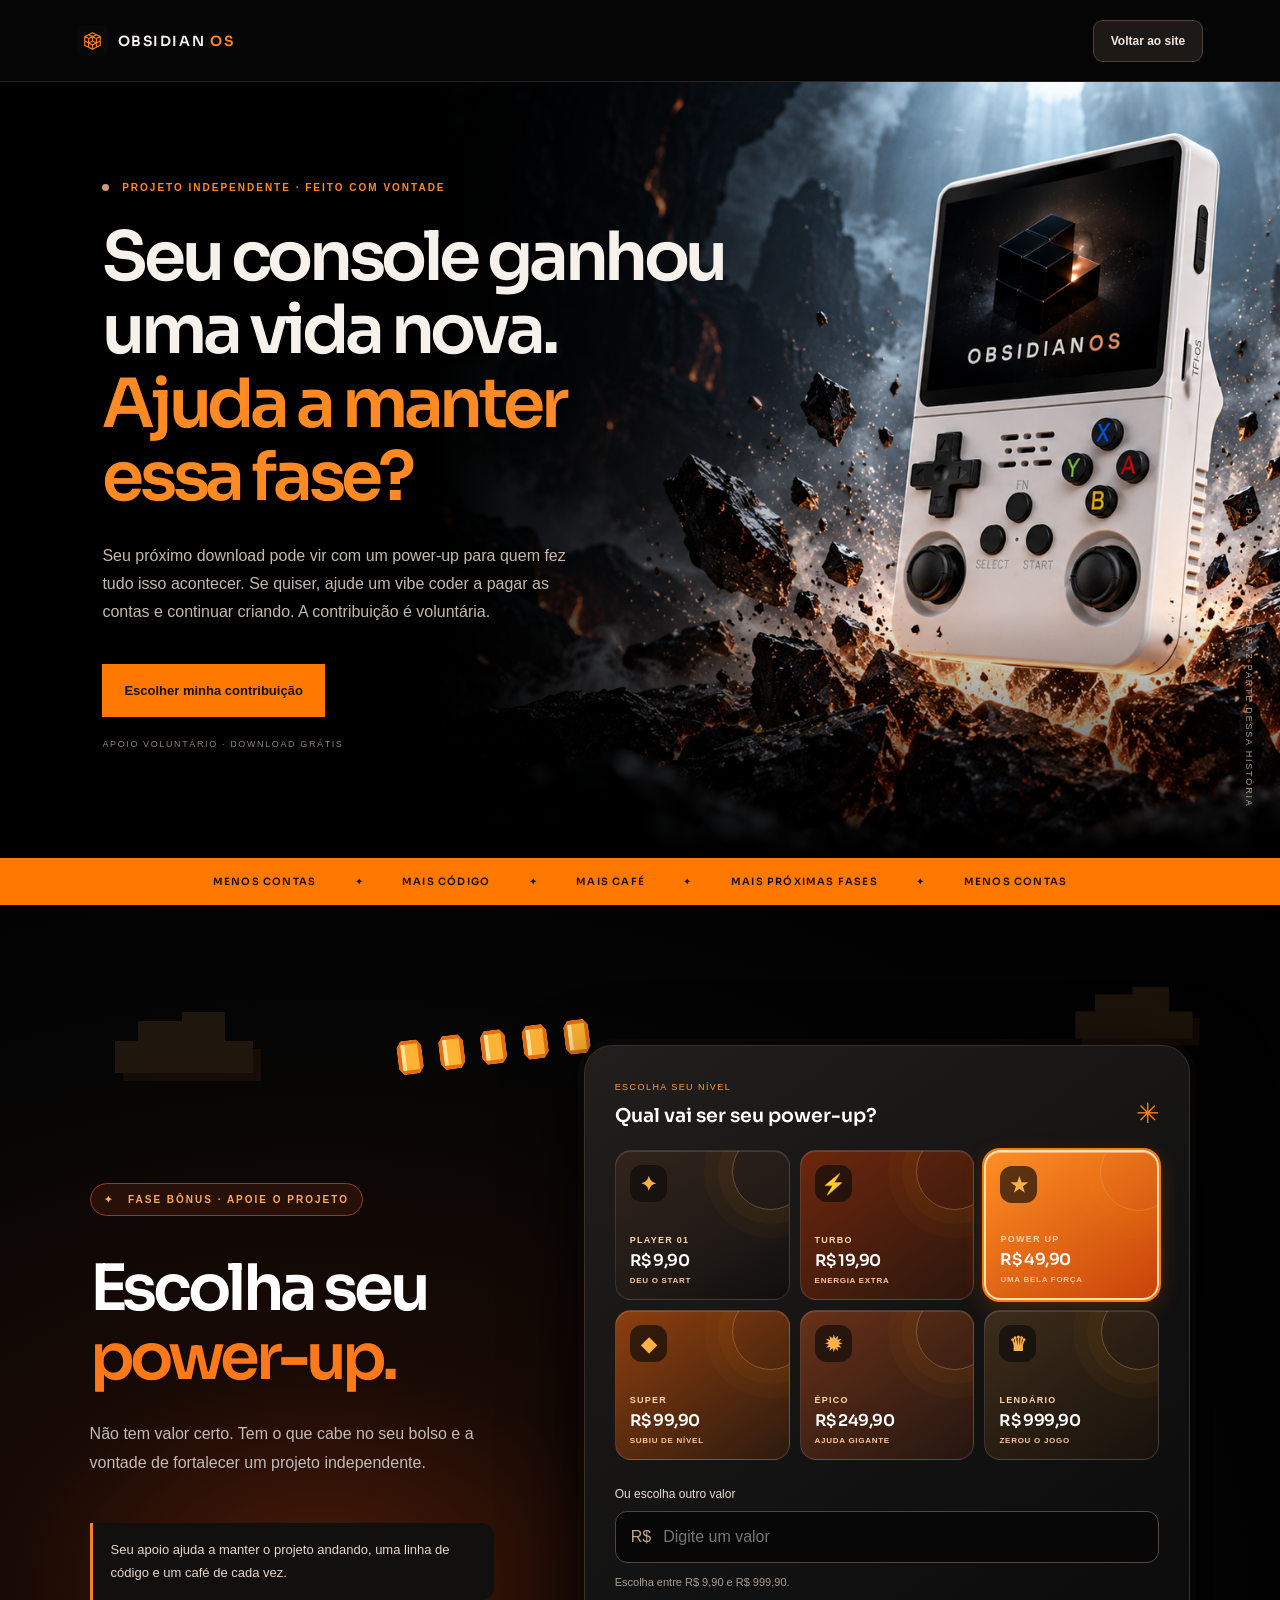
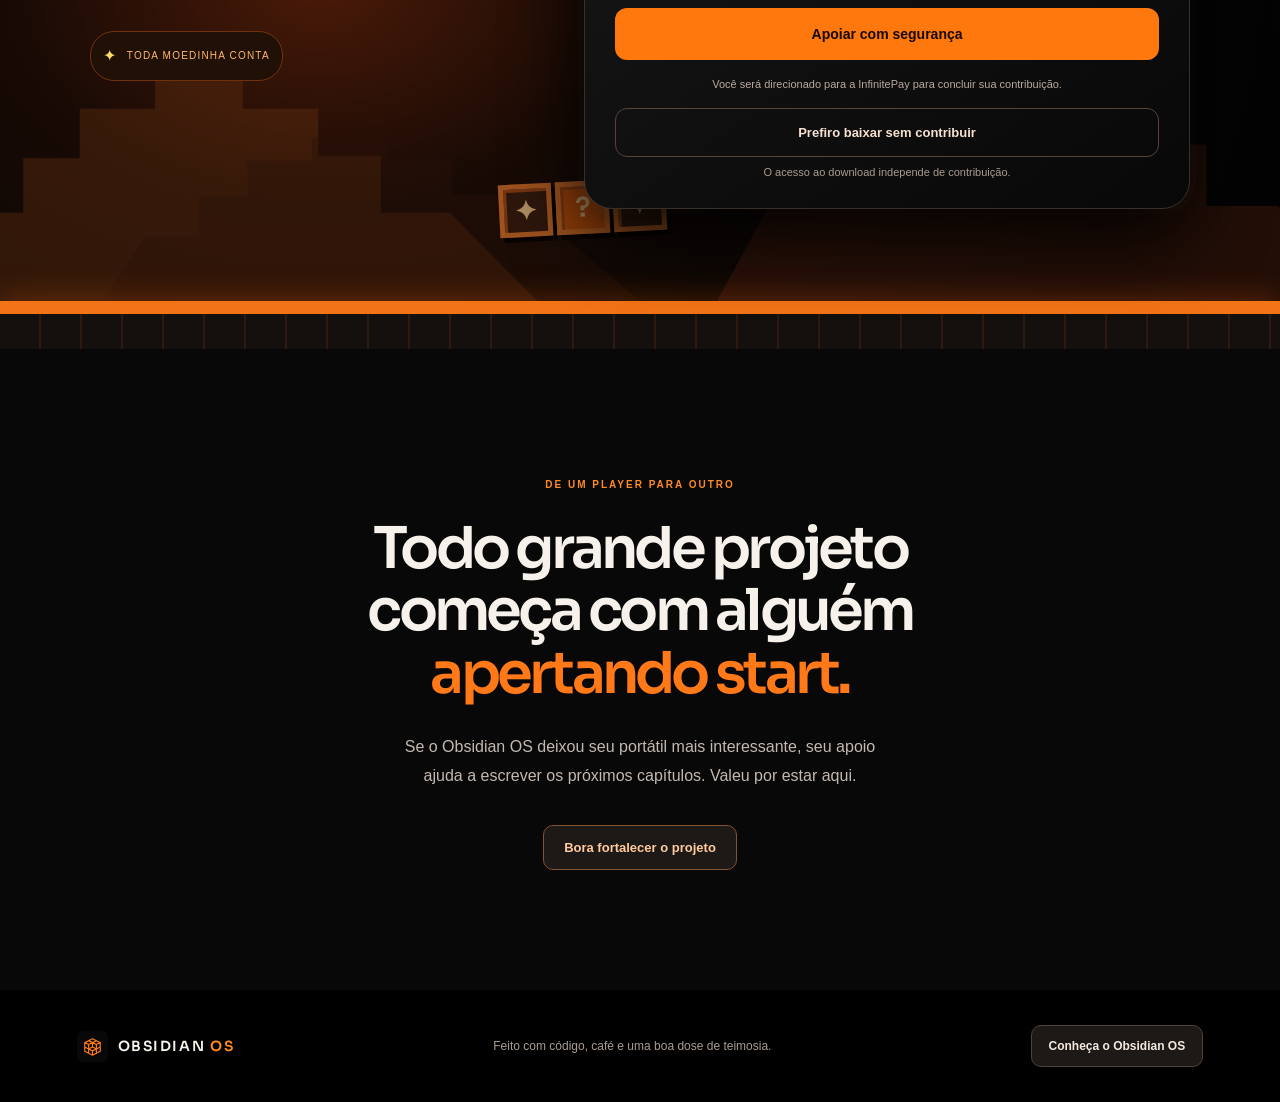
<file: site-obsidian-os/apoie.html>
<!doctype html>
<html lang="pt-BR">
<head>
  <meta charset="utf-8"><meta name="viewport" content="width=device-width, initial-scale=1">
  <meta name="theme-color" content="#11100f"><meta name="description" content="Curtiu o Obsidian OS? Apoie o projeto com o valor que fizer sentido para você.">
  <title>Apoie o projeto | Obsidian OS</title><link rel="icon" href="favicon.svg?v=obsidian-sete"><link rel="stylesheet" href="apoie.css"><script src="apoie.js" defer></script>
</head>
<body>
  <header class="top"><a class="brand" href="index.html" aria-label="Obsidian OS — página inicial"><img class="brand-mark" src="favicon.svg?v=obsidian-sete" alt=""> OBSIDIAN <b>OS</b></a><a class="back" href="index.html">Voltar ao site</a></header>
  <main>
    <section class="hero">
      <div class="hero-copy"><p class="eyebrow"><span></span> PROJETO INDEPENDENTE · FEITO COM VONTADE</p><h1>Seu console ganhou<br>uma vida nova.<br><em>Ajuda a manter<br>essa fase?</em></h1><p class="intro">Seu próximo download pode vir com um power-up para quem fez tudo isso acontecer. Se quiser, ajude um vibe coder a pagar as contas e continuar criando. A contribuição é voluntária.</p><a class="button" href="#contribuir">Escolher minha contribuição</a><p class="micro">APOIO VOLUNTÁRIO · DOWNLOAD GRÁTIS</p><p class="release-warning" id="release-warning">O instalador público ainda está em preparação. A contribuição é opcional e não libera um arquivo imediatamente.</p></div>
      <div class="hero-image" role="img" aria-label="Console portátil branco entre fragmentos de obsidiana"></div><div class="vertical">PLAYER 01 &nbsp; / &nbsp; VOCÊ FAZ PARTE DESSA HISTÓRIA</div>
    </section>
    <div class="ticker"><span>MENOS CONTAS</span><i>✦</i><span>MAIS CÓDIGO</span><i>✦</i><span>MAIS CAFÉ</span><i>✦</i><span>MAIS PRÓXIMAS FASES</span><i>✦</i><span>MENOS CONTAS</span></div>
    <section class="support" id="contribuir"><div class="game-world" aria-hidden="true"><div class="game-sky"></div><div class="game-cloud cloud-one"><i></i></div><div class="game-cloud cloud-two"><i></i></div><div class="game-cloud cloud-three"><i></i></div><div class="coin-trail"><span></span><span></span><span></span><span></span><span></span></div><div class="game-hill hill-far"></div><div class="game-hill hill-near"></div><div class="game-hill hill-right"></div><div class="game-blocks"><b>✦</b><b>?</b><b>✦</b></div><div class="game-ground"></div></div><div class="support-copy"><p class="eyebrow game-label">✦ &nbsp; FASE BÔNUS · APOIE O PROJETO</p><h2>Escolha seu<br><em>power-up.</em></h2><p>Não tem valor certo. Tem o que cabe no seu bolso e a vontade de fortalecer um projeto independente.</p><p class="aside">Seu apoio ajuda a manter o projeto andando, uma linha de código e um café de cada vez.</p><p class="game-caption"><span>✦</span> TODA MOEDINHA CONTA</p></div>
      <div class="contribution"><div class="card-head"><div><span>ESCOLHA SEU NÍVEL</span><h3>Qual vai ser seu power-up?</h3></div><span class="spark">✳</span></div><div class="amounts" role="group" aria-label="Valores sugeridos"><button type="button" data-value="9.90"><span class="level-icon">✦</span><span class="level-name">PLAYER 01</span><strong>R$ 9,90</strong><small>DEU O START</small></button><button type="button" data-value="19.90"><span class="level-icon">⚡</span><span class="level-name">TURBO</span><strong>R$ 19,90</strong><small>ENERGIA EXTRA</small></button><button type="button" data-value="49.90" class="selected" aria-pressed="true"><span class="level-icon">★</span><span class="level-name">POWER UP</span><strong>R$ 49,90</strong><small>UMA BELA FORÇA</small></button><button type="button" data-value="99.90"><span class="level-icon">◆</span><span class="level-name">SUPER</span><strong>R$ 99,90</strong><small>SUBIU DE NÍVEL</small></button><button type="button" data-value="249.90"><span class="level-icon">✹</span><span class="level-name">ÉPICO</span><strong>R$ 249,90</strong><small>AJUDA GIGANTE</small></button><button type="button" data-value="999.90"><span class="level-icon">♛</span><span class="level-name">LENDÁRIO</span><strong>R$ 999,90</strong><small>ZEROU O JOGO</small></button></div><label for="custom">Ou escolha outro valor</label><div class="input-wrap"><span>R$</span><input id="custom" type="text" inputmode="decimal" placeholder="Digite um valor" aria-describedby="amount-help"></div><p class="help" id="amount-help">Escolha entre R$ 9,90 e R$ 999,90.</p><button class="checkout" type="button">Apoiar com segurança</button><p class="payment-note" role="status" aria-live="polite">Você será direcionado para a InfinitePay para concluir sua contribuição.</p><a class="free-download" href="moedinha.html">Prefiro baixar sem contribuir</a><p class="free-note">O acesso ao download independe de contribuição.</p></div>
    </section>
    <section class="closing"><p class="eyebrow">DE UM PLAYER PARA OUTRO</p><h2>Todo grande projeto<br>começa com alguém<br><em>apertando start.</em></h2><p>Se o Obsidian OS deixou seu portátil mais interessante, seu apoio ajuda a escrever os próximos capítulos. Valeu por estar aqui.</p><a class="footer-button" href="#contribuir">Bora fortalecer o projeto</a></section>
  </main>

  <footer><a class="brand" href="index.html"><img class="brand-mark" src="favicon.svg?v=obsidian-sete" alt=""> OBSIDIAN <b>OS</b></a><p>Feito com código, café e uma boa dose de teimosia.</p><a class="footer-button" href="index.html">Conheça o Obsidian OS</a></footer>
</body></html>
</file>
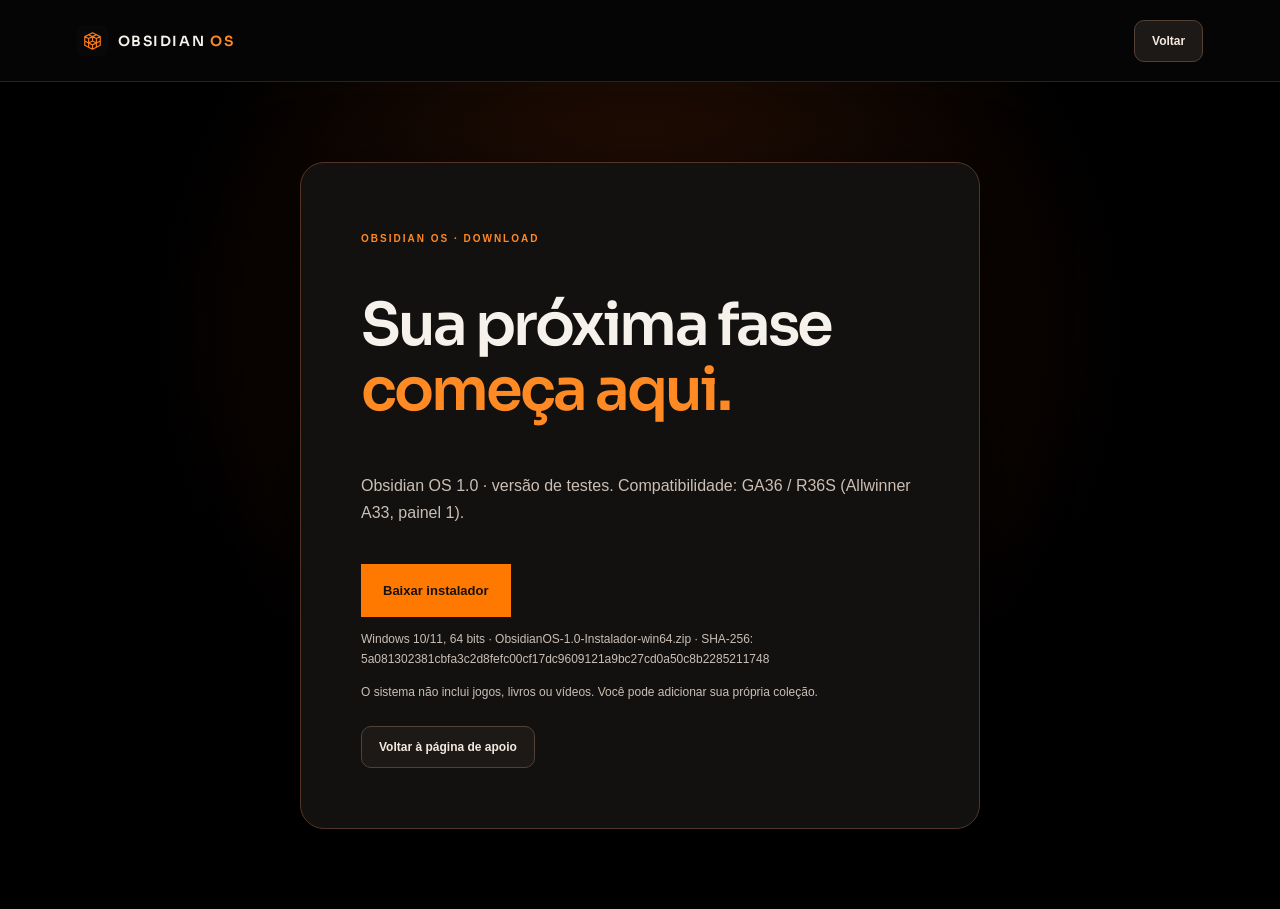
<file: site-obsidian-os/baixar.html>
<!doctype html><html lang="pt-BR"><head><meta charset="utf-8"><meta name="viewport" content="width=device-width,initial-scale=1"><meta name="theme-color" content="#000000"><title>Download | Obsidian OS</title><link rel="icon" href="favicon.svg?v=obsidian-sete"><link rel="stylesheet" href="apoie.css"><script src="baixar.js" defer></script></head><body><header class="top"><a class="brand" href="index.html"><img class="brand-mark" src="favicon.svg?v=obsidian-sete" alt=""> OBSIDIAN <b>OS</b></a><a class="back" href="apoie.html">Voltar</a></header><main class="download-page"><section class="download-panel"><p class="eyebrow">OBSIDIAN OS · DOWNLOAD</p><h1>Sua próxima fase <em>começa aqui.</em></h1><p id="payment-message" class="verification" role="status" hidden></p><p id="download-description">O instalador público está em preparação. Assim que o arquivo estiver disponível, o download aparecerá aqui.</p><a id="installer" class="button" aria-disabled="true">Download em preparação</a><p id="release-details" class="release-details">Windows · Aguarde a publicação do instalador.</p><p class="release-details">O sistema não inclui jogos, livros ou vídeos. Você pode adicionar sua própria coleção.</p><a class="back" href="apoie.html">Voltar à página de apoio</a></section></main></body></html>
</file>
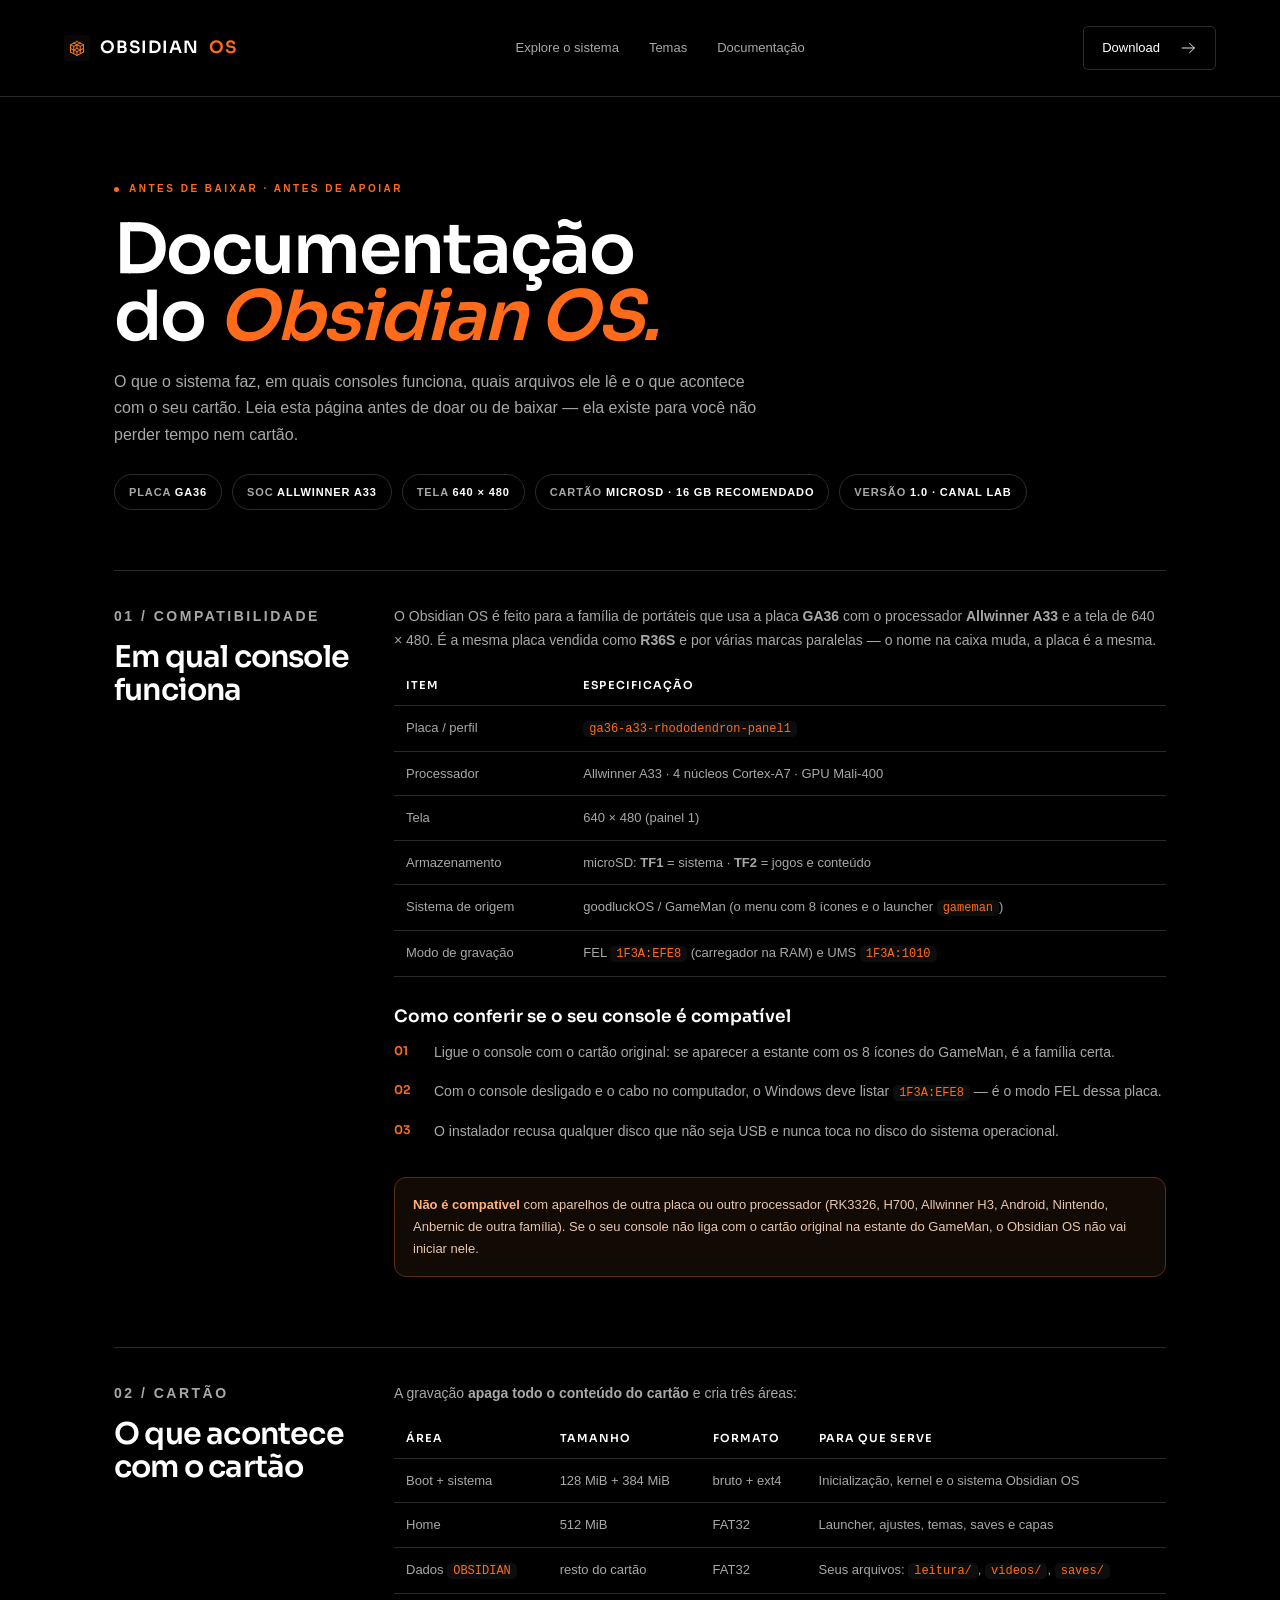
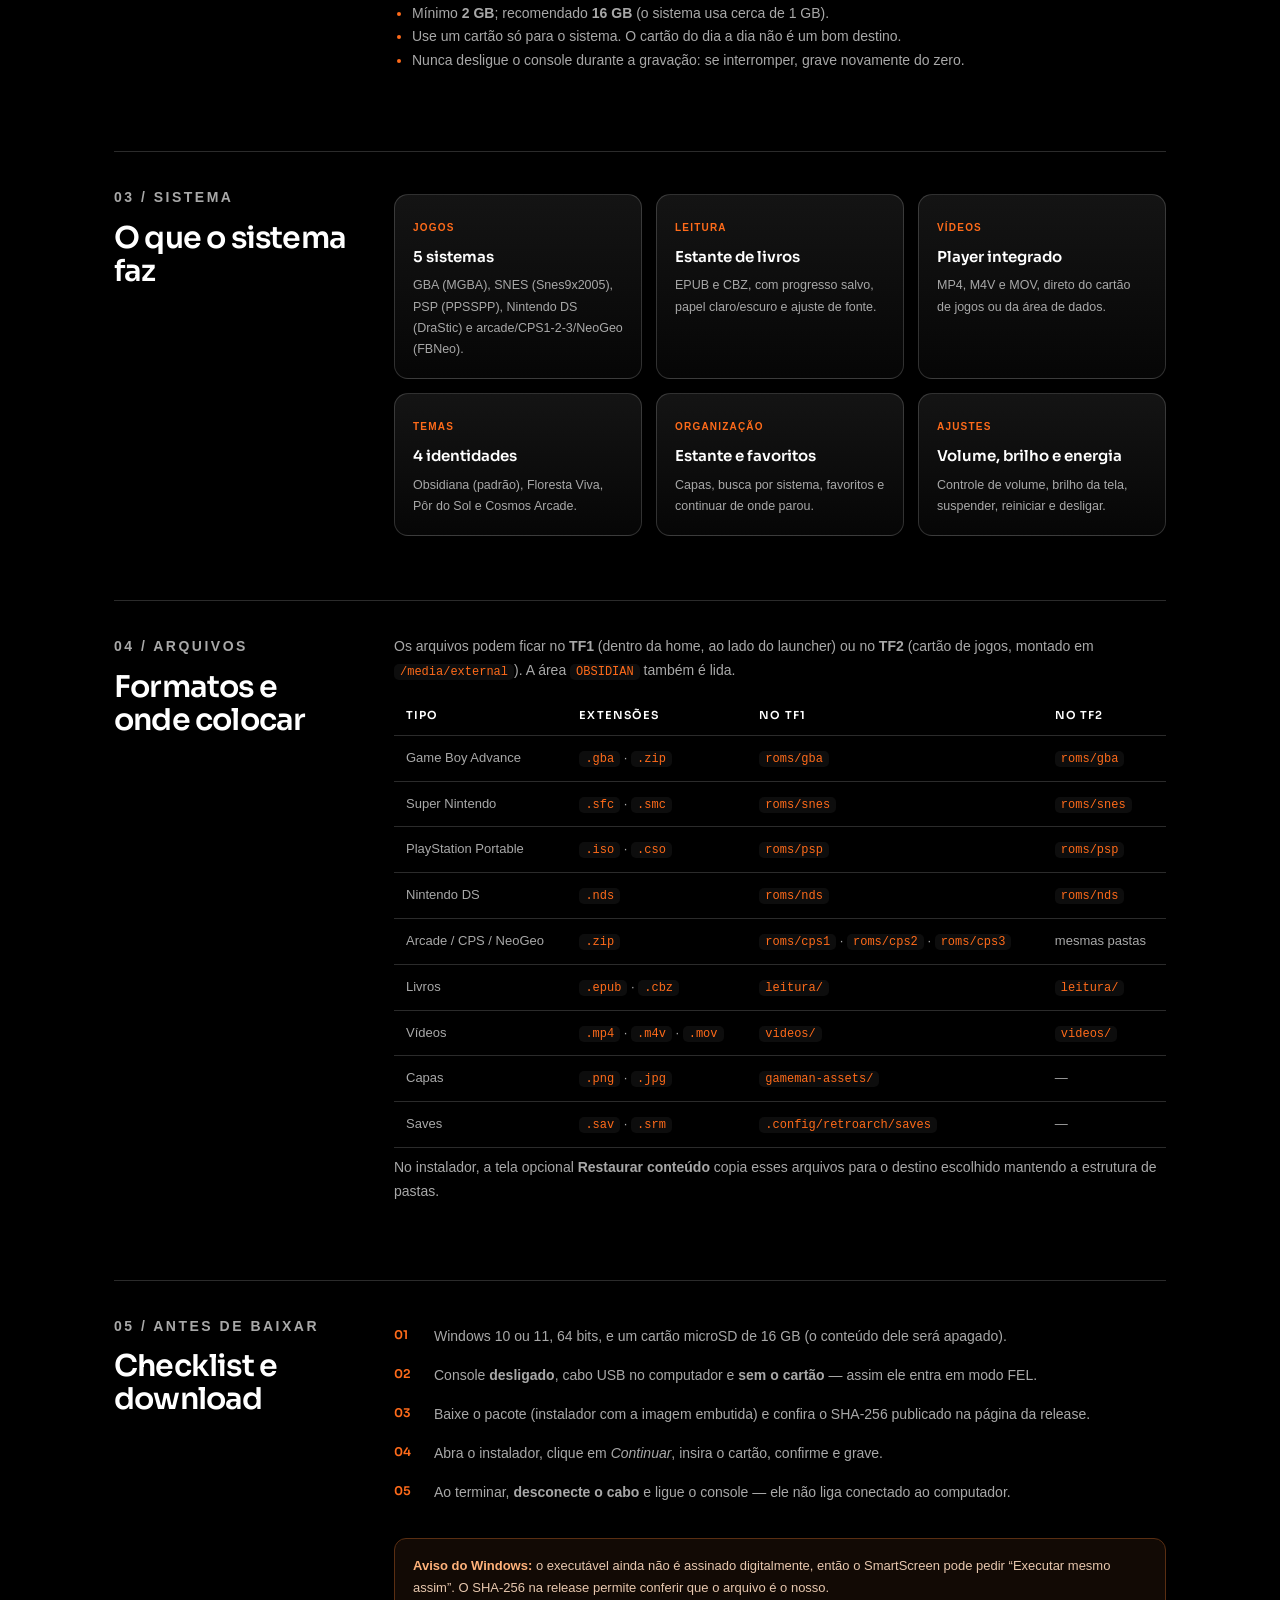
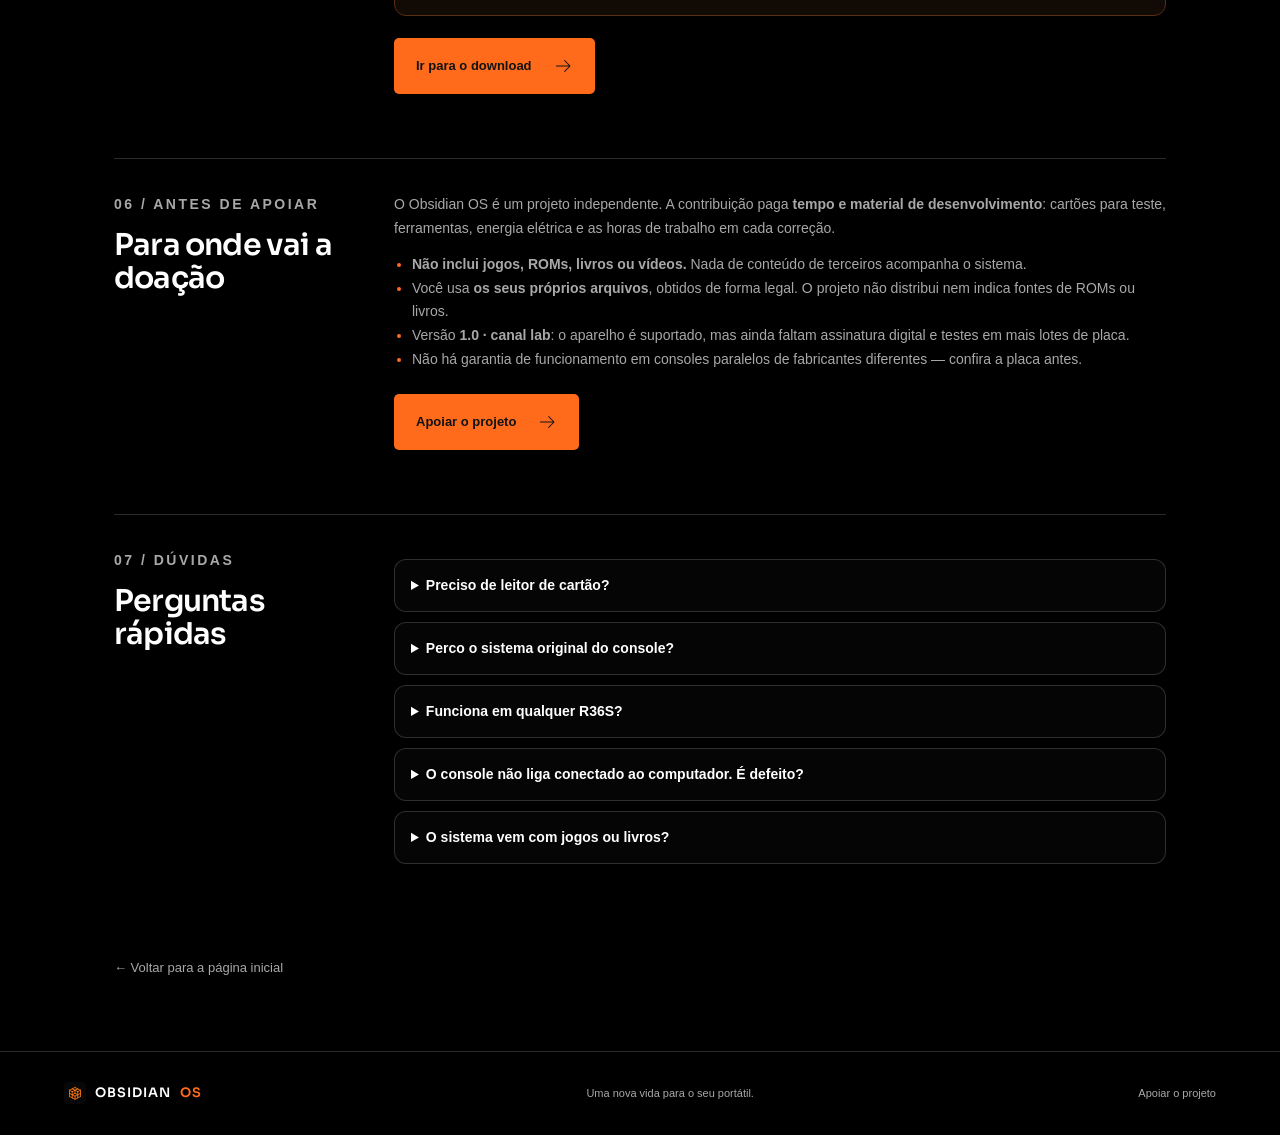
<file: site-obsidian-os/documentacao.html>
<!doctype html>
<html lang="pt-BR" data-theme="obsidian">
<head>
  <meta charset="utf-8">
  <meta name="viewport" content="width=device-width,initial-scale=1">
  <meta name="theme-color" content="#000000">
  <meta name="description" content="Documentação do Obsidian OS: compatibilidade do console, cartão, formatos de jogos, livros e vídeos — leia antes de baixar ou apoiar o projeto.">
  <meta property="og:title" content="Obsidian OS | Documentação">
  <meta property="og:description" content="Compatibilidade, formatos suportados e o que o sistema faz, antes de baixar ou doar.">
  <meta property="og:image" content="assets/hero-liberte-console.png">
  <title>Obsidian OS | Documentação</title>
  <link rel="icon" href="favicon.svg?v=obsidian-sete">
  <link rel="preload" href="assets/Sora-SemiBold.ttf" as="font" type="font/ttf" crossorigin>
  <link rel="stylesheet" href="styles.css">
  <link rel="stylesheet" href="documentacao.css">
</head>
<body>
  <a class="skip" href="#conteudo">Ir para o conteúdo</a>
  <svg class="symbols" xmlns="http://www.w3.org/2000/svg" aria-hidden="true" style="position:absolute;width:0;height:0;overflow:hidden">
    <symbol id="arrow" viewBox="0 0 32 32"><path d="M4 16h23M18 7l9 9-9 9"/></symbol>
    <symbol id="cube" viewBox="0 0 32 32"><path d="m16 2 13 7.5v13L16 30 3 22.5v-13L16 2Z M3 9.5 16 17l13-7.5M16 17v13"/></symbol>
  </svg>


  <header class="header">
    <a class="brand" href="index.html" aria-label="Obsidian OS, início">
      <img class="brand-mark" src="favicon.svg?v=obsidian-sete" alt="">
      OBSIDIAN <b>OS</b>
    </a>
    <nav aria-label="Navegação principal">
      <a href="index.html#experiencia">Explore o sistema</a>
      <a href="index.html#temas">Temas</a>
      <a href="documentacao.html" aria-current="page">Documentação</a>
    </nav>
    <a class="header-download" href="apoie.html">Download <svg viewBox="0 0 32 32" aria-hidden="true"><use href="#arrow"/></svg></a>
  </header>

  <main id="conteudo">
    <section class="doc-hero">
      <p class="eyebrow"><span></span> ANTES DE BAIXAR · ANTES DE APOIAR</p>
      <h1>Documentação<br>do <em>Obsidian OS.</em></h1>
      <p class="lead">
        O que o sistema faz, em quais consoles funciona, quais arquivos ele lê e o que acontece com o seu cartão.
        Leia esta página antes de doar ou de baixar — ela existe para você não perder tempo nem cartão.
      </p>
      <div class="chips">
        <span class="chip">Placa <strong>GA36</strong></span>
        <span class="chip">SoC <strong>Allwinner A33</strong></span>
        <span class="chip">Tela <strong>640 × 480</strong></span>
        <span class="chip">Cartão <strong>microSD · 16 GB recomendado</strong></span>
        <span class="chip">Versão <strong>1.0 · canal lab</strong></span>
      </div>
    </section>

    <div class="doc-wrap">

      <section class="doc-section" id="compatibilidade">
        <div class="doc-side">
          <p class="eyebrow">01 / COMPATIBILIDADE</p>
          <h2>Em qual console funciona</h2>
        </div>
        <div>
          <p>
            O Obsidian OS é feito para a família de portáteis que usa a placa <strong>GA36</strong> com o
            processador <strong>Allwinner A33</strong> e a tela de 640 × 480. É a mesma placa vendida como
            <strong>R36S</strong> e por várias marcas paralelas — o nome na caixa muda, a placa é a mesma.
          </p>
          <table class="doc-table">
            <thead>
              <tr><th>Item</th><th>Especificação</th></tr>
            </thead>
            <tbody>
              <tr><td>Placa / perfil</td><td><code>ga36-a33-rhododendron-panel1</code></td></tr>
              <tr><td>Processador</td><td>Allwinner A33 · 4 núcleos Cortex-A7 · GPU Mali-400</td></tr>
              <tr><td>Tela</td><td>640 × 480 (painel 1)</td></tr>
              <tr><td>Armazenamento</td><td>microSD: <strong>TF1</strong> = sistema · <strong>TF2</strong> = jogos e conteúdo</td></tr>
              <tr><td>Sistema de origem</td><td>goodluckOS / GameMan (o menu com 8 ícones e o launcher <code>gameman</code>)</td></tr>
              <tr><td>Modo de gravação</td><td>FEL <code>1F3A:EFE8</code> (carregador na RAM) e UMS <code>1F3A:1010</code></td></tr>
            </tbody>
          </table>

          <h3>Como conferir se o seu console é compatível</h3>
          <ol class="steps-doc">
            <li>Ligue o console com o cartão original: se aparecer a estante com os 8 ícones do GameMan, é a família certa.</li>
            <li>Com o console desligado e o cabo no computador, o Windows deve listar <code>1F3A:EFE8</code> — é o modo FEL dessa placa.</li>
            <li>O instalador recusa qualquer disco que não seja USB e nunca toca no disco do sistema operacional.</li>
          </ol>

          <div class="callout">
            <p><strong>Não é compatível</strong> com aparelhos de outra placa ou outro processador (RK3326, H700, Allwinner H3, Android, Nintendo, Anbernic de outra família). Se o seu console não liga com o cartão original na estante do GameMan, o Obsidian OS não vai iniciar nele.</p>
          </div>
        </div>
      </section>

      <section class="doc-section" id="cartao">
        <div class="doc-side">
          <p class="eyebrow">02 / CARTÃO</p>
          <h2>O que acontece com o cartão</h2>
        </div>
        <div>
          <p>
            A gravação <strong>apaga todo o conteúdo do cartão</strong> e cria três áreas:
          </p>
          <table class="doc-table">
            <thead><tr><th>Área</th><th>Tamanho</th><th>Formato</th><th>Para que serve</th></tr></thead>
            <tbody>
              <tr><td>Boot + sistema</td><td>128 MiB + 384 MiB</td><td>bruto + ext4</td><td>Inicialização, kernel e o sistema Obsidian OS</td></tr>
              <tr><td>Home</td><td>512 MiB</td><td>FAT32</td><td>Launcher, ajustes, temas, saves e capas</td></tr>
              <tr><td>Dados <code>OBSIDIAN</code></td><td>resto do cartão</td><td>FAT32</td><td>Seus arquivos: <code>leitura/</code>, <code>videos/</code>, <code>saves/</code></td></tr>
            </tbody>
          </table>
          <ul>
            <li>Mínimo <strong>2 GB</strong>; recomendado <strong>16 GB</strong> (o sistema usa cerca de 1 GB).</li>
            <li>Use um cartão só para o sistema. O cartão do dia a dia não é um bom destino.</li>
            <li>Nunca desligue o console durante a gravação: se interromper, grave novamente do zero.</li>
          </ul>
        </div>
      </section>

      <section class="doc-section" id="funcoes">
        <div class="doc-side">
          <p class="eyebrow">03 / SISTEMA</p>
          <h2>O que o sistema faz</h2>
        </div>
        <div>
          <div class="doc-cards">
            <article class="doc-card">
              <span class="tag">Jogos</span>
              <h4>5 sistemas</h4>
              <p>GBA (MGBA), SNES (Snes9x2005), PSP (PPSSPP), Nintendo DS (DraStic) e arcade/CPS1-2-3/NeoGeo (FBNeo).</p>
            </article>
            <article class="doc-card">
              <span class="tag">Leitura</span>
              <h4>Estante de livros</h4>
              <p>EPUB e CBZ, com progresso salvo, papel claro/escuro e ajuste de fonte.</p>
            </article>
            <article class="doc-card">
              <span class="tag">Vídeos</span>
              <h4>Player integrado</h4>
              <p>MP4, M4V e MOV, direto do cartão de jogos ou da área de dados.</p>
            </article>
            <article class="doc-card">
              <span class="tag">Temas</span>
              <h4>4 identidades</h4>
              <p>Obsidiana (padrão), Floresta Viva, Pôr do Sol e Cosmos Arcade.</p>
            </article>
            <article class="doc-card">
              <span class="tag">Organização</span>
              <h4>Estante e favoritos</h4>
              <p>Capas, busca por sistema, favoritos e continuar de onde parou.</p>
            </article>
            <article class="doc-card">
              <span class="tag">Ajustes</span>
              <h4>Volume, brilho e energia</h4>
              <p>Controle de volume, brilho da tela, suspender, reiniciar e desligar.</p>
            </article>
          </div>
        </div>
      </section>

      <section class="doc-section" id="formatos">
        <div class="doc-side">
          <p class="eyebrow">04 / ARQUIVOS</p>
          <h2>Formatos e onde colocar</h2>
        </div>
        <div>
          <p>
            Os arquivos podem ficar no <strong>TF1</strong> (dentro da home, ao lado do launcher) ou no <strong>TF2</strong>
            (cartão de jogos, montado em <code>/media/external</code>). A área <code>OBSIDIAN</code> também é lida.
          </p>
          <table class="doc-table">
            <thead><tr><th>Tipo</th><th>Extensões</th><th>No TF1</th><th>No TF2</th></tr></thead>
            <tbody>
              <tr><td>Game Boy Advance</td><td><code>.gba</code> · <code>.zip</code></td><td><code>roms/gba</code></td><td><code>roms/gba</code></td></tr>
              <tr><td>Super Nintendo</td><td><code>.sfc</code> · <code>.smc</code></td><td><code>roms/snes</code></td><td><code>roms/snes</code></td></tr>
              <tr><td>PlayStation Portable</td><td><code>.iso</code> · <code>.cso</code></td><td><code>roms/psp</code></td><td><code>roms/psp</code></td></tr>
              <tr><td>Nintendo DS</td><td><code>.nds</code></td><td><code>roms/nds</code></td><td><code>roms/nds</code></td></tr>
              <tr><td>Arcade / CPS / NeoGeo</td><td><code>.zip</code></td><td><code>roms/cps1</code> · <code>roms/cps2</code> · <code>roms/cps3</code></td><td>mesmas pastas</td></tr>
              <tr><td>Livros</td><td><code>.epub</code> · <code>.cbz</code></td><td><code>leitura/</code></td><td><code>leitura/</code></td></tr>
              <tr><td>Vídeos</td><td><code>.mp4</code> · <code>.m4v</code> · <code>.mov</code></td><td><code>videos/</code></td><td><code>videos/</code></td></tr>
              <tr><td>Capas</td><td><code>.png</code> · <code>.jpg</code></td><td><code>gameman-assets/</code></td><td>—</td></tr>
              <tr><td>Saves</td><td><code>.sav</code> · <code>.srm</code></td><td><code>.config/retroarch/saves</code></td><td>—</td></tr>
            </tbody>
          </table>
          <p>
            No instalador, a tela opcional <strong>Restaurar conteúdo</strong> copia esses arquivos para o destino
            escolhido mantendo a estrutura de pastas.
          </p>
        </div>
      </section>

      <section class="doc-section" id="antes-de-baixar">
        <div class="doc-side">
          <p class="eyebrow">05 / ANTES DE BAIXAR</p>
          <h2>Checklist e download</h2>
        </div>
        <div>
          <ol class="steps-doc">
            <li>Windows 10 ou 11, 64 bits, e um cartão microSD de 16 GB (o conteúdo dele será apagado).</li>
            <li>Console <strong>desligado</strong>, cabo USB no computador e <strong>sem o cartão</strong> — assim ele entra em modo FEL.</li>
            <li>Baixe o pacote (instalador com a imagem embutida) e confira o SHA-256 publicado na página da release.</li>
            <li>Abra o instalador, clique em <em>Continuar</em>, insira o cartão, confirme e grave.</li>
            <li>Ao terminar, <strong>desconecte o cabo</strong> e ligue o console — ele não liga conectado ao computador.</li>
          </ol>
          <div class="callout">
            <p><strong>Aviso do Windows:</strong> o executável ainda não é assinado digitalmente, então o SmartScreen pode pedir “Executar mesmo assim”. O SHA-256 na release permite conferir que o arquivo é o nosso.</p>
          </div>
          <div class="doc-cta">
            <a class="button primary" href="apoie.html">Ir para o download <svg viewBox="0 0 32 32" aria-hidden="true"><use href="#arrow"/></svg></a>
          </div>
        </div>
      </section>

      <section class="doc-section" id="antes-de-doar">
        <div class="doc-side">
          <p class="eyebrow">06 / ANTES DE APOIAR</p>
          <h2>Para onde vai a doação</h2>
        </div>
        <div>
          <p>
            O Obsidian OS é um projeto independente. A contribuição paga <strong>tempo e material de desenvolvimento</strong>:
            cartões para teste, ferramentas, energia elétrica e as horas de trabalho em cada correção.
          </p>
          <ul>
            <li><strong>Não inclui jogos, ROMs, livros ou vídeos.</strong> Nada de conteúdo de terceiros acompanha o sistema.</li>
            <li>Você usa <strong>os seus próprios arquivos</strong>, obtidos de forma legal. O projeto não distribui nem indica fontes de ROMs ou livros.</li>
            <li>Versão <strong>1.0 · canal lab</strong>: o aparelho é suportado, mas ainda faltam assinatura digital e testes em mais lotes de placa.</li>
            <li>Não há garantia de funcionamento em consoles paralelos de fabricantes diferentes — confira a placa antes.</li>
          </ul>
          <div class="doc-cta">
            <a class="button primary" href="apoie.html">Apoiar o projeto <svg viewBox="0 0 32 32" aria-hidden="true"><use href="#arrow"/></svg></a>
          </div>
        </div>
      </section>

      <section class="doc-section" id="duvidas">
        <div class="doc-side">
          <p class="eyebrow">07 / DÚVIDAS</p>
          <h2>Perguntas rápidas</h2>
        </div>
        <div class="doc-faq">
          <details>
            <summary>Preciso de leitor de cartão?</summary>
            <p>Não. O instalador envia um carregador para a memória do console e o próprio console expõe o cartão como disco USB. Um leitor só deixa a gravação mais rápida.</p>
          </details>
          <details>
            <summary>Perco o sistema original do console?</summary>
            <p>O cartão é apagado, mas nada no console é alterado: o sistema original vive no cartão. Guarde o cartão original se quiser voltar.</p>
          </details>
          <details>
            <summary>Funciona em qualquer R36S?</summary>
            <p>Funciona nos aparelhos com a placa GA36/Allwinner A33 da família. Existem lotes e marcas paralelas com outra placa — nesses o sistema não inicia.</p>
          </details>
          <details>
            <summary>O console não liga conectado ao computador. É defeito?</summary>
            <p>Não. Ele só liga desconectado. Para gravar, ele fica desligado com o cabo conectado e sem o cartão; para jogar, desconecte o cabo e ligue.</p>
          </details>
          <details>
            <summary>O sistema vem com jogos ou livros?</summary>
            <p>Não. Você adiciona a sua própria coleção nas pastas indicadas acima.</p>
          </details>
        </div>
      </section>

    </div>

    <div class="doc-back">
      <a href="index.html">← Voltar para a página inicial</a>
    </div>
  </main>

  <footer class="footer">
    <a class="brand" href="index.html"><img class="brand-mark" src="favicon.svg?v=obsidian-sete" alt=""> OBSIDIAN <b>OS</b></a>
    <p>Uma nova vida para o seu portátil.</p>
    <a href="apoie.html">Apoiar o projeto</a>
  </footer>
</body>
</html>
</file>
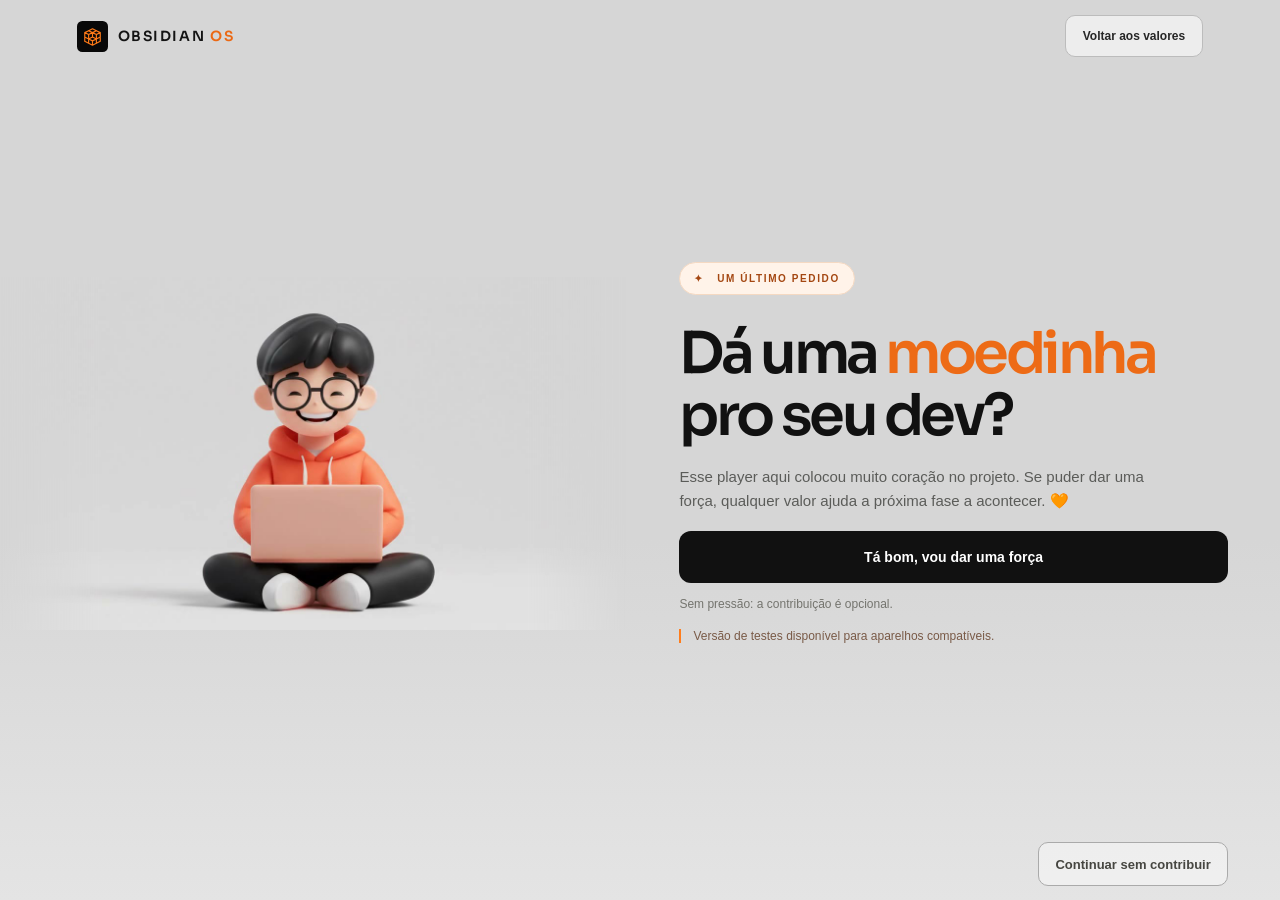
<file: site-obsidian-os/moedinha.html>
<!doctype html><html lang="pt-BR"><head><meta charset="utf-8"><meta name="viewport" content="width=device-width,initial-scale=1"><meta name="theme-color" content="#000000"><meta name="description" content="Dê uma força ao projeto Obsidian OS ou continue para o download gratuito."><title>Uma moedinha pro dev? | Obsidian OS</title><link rel="icon" href="favicon.svg?v=obsidian-sete"><link rel="stylesheet" href="apoie.css"><script src="moedinha.js" defer></script></head><body class="coin-page"><header class="top"><a class="brand" href="index.html"><img class="brand-mark" src="favicon.svg?v=obsidian-sete" alt=""> OBSIDIAN <b>OS</b></a><a class="back" href="apoie.html#contribuir">Voltar aos valores</a></header><main class="coin-stage"><div class="weather-scene" aria-hidden="true"><canvas id="weather-canvas"></canvas><div class="rain-overlay"></div></div><section class="coin-layout"><div class="coin-copy"><p class="coin-badge">✦ &nbsp; UM ÚLTIMO PEDIDO</p><h1>Dá uma <em>moedinha</em><br>pro seu dev?</h1><p>Esse player aqui colocou muito coração no projeto. Se puder dar uma força, qualquer valor ajuda a próxima fase a acontecer. 🧡</p><div class="coin-actions"><a class="coin-support" href="apoie.html#contribuir">Tá bom, vou dar uma força</a></div><p class="coin-footnote">Sem pressão: a contribuição é opcional.</p><p class="coin-pending">Versão de testes disponível para aparelhos compatíveis.</p></div><div class="coin-visual"><span class="coin-status" hidden>● PLAYER CODANDO</span><div class="video-frame"><video id="dev-video" muted playsinline preload="auto" poster="assets/dev-reacao-poster.jpg" aria-label="Personagem desenvolvedor reage à escolha de apoio"><source src="assets/dev-reacao.mp4" type="video/mp4"></video></div></div></section><a class="coin-continue coin-corner" href="baixar.html">Continuar sem contribuir</a></main><footer><a class="brand" href="index.html"><img class="brand-mark" src="favicon.svg?v=obsidian-sete" alt=""> OBSIDIAN <b>OS</b></a><p>Feito com código, café e uma boa dose de teimosia.</p></footer></body></html>
</file>
<file: site-obsidian-os/styles.css>
@font-face{font-family:Sora;src:url('assets/Sora-SemiBold.ttf') format('truetype');font-weight:600 900;font-display:swap}
:root{color-scheme:dark;--bg:#000000;--surface:#0b0b0b;--accent:#ff6b1a;--rgb:255,107,26;--secondary:#ffb27a;--ink:#ffffff;--muted:#a8a8a8;--line:#ffffff2b;--wallpaper:radial-gradient(ellipse at 80% 10%,#3a1f0e,transparent 65%),linear-gradient(135deg,#0d0d0d,#000000);--heading:Sora,'Segoe UI',sans-serif}
html[data-theme='floresta-viva']{--bg:#091b17;--surface:#123d32;--accent:#c4f36b;--rgb:196,243,107;--secondary:#a7f3d0;--wallpaper:linear-gradient(#092e2180,#071e15c9),url('assets/theme-forest.png')}
html[data-theme='por-do-sol']{--bg:#20131e;--surface:#4b293f;--accent:#75f7ca;--rgb:117,247,202;--secondary:#f0a6c8;--wallpaper:linear-gradient(#4b293f40,#291229b0),url('assets/theme-sunset.png')}
html[data-theme='cosmos-arcade']{--bg:#120e23;--surface:#302052;--accent:#67e8f9;--rgb:103,232,249;--secondary:#e879f9;--wallpaper:linear-gradient(#30205240,#180d32bb),url('assets/theme-cosmos.png')}
*{box-sizing:border-box}html{scroll-behavior:smooth;scroll-padding-top:90px}body{margin:0;background:var(--bg);color:var(--ink);font:16px/1.65 'Segoe UI',Arial,sans-serif;transition:background .35s}a{color:inherit;text-decoration:none}button,input{font:inherit}button{color:inherit;cursor:pointer;border:0}button:disabled{cursor:default;opacity:.4}button:focus-visible,a:focus-visible,input:focus-visible,[tabindex]:focus-visible,summary:focus-visible{outline:2px solid var(--accent);outline-offset:5px}svg{width:24px;height:24px;fill:none;stroke:currentColor;stroke-width:1.7;stroke-linecap:round;stroke-linejoin:round;flex-shrink:0}h1,h2,h3,p{margin:0}h1,h2,h3{font-family:var(--heading);font-weight:600}img{display:block;max-width:100%}.symbols{position:absolute;width:0;height:0;overflow:hidden}.skip{position:fixed;top:-100px;left:16px;z-index:100;background:var(--accent);color:var(--bg);padding:12px}.skip:focus{top:8px}
.header{max-width:1440px;padding:26px 5%;margin:auto;display:flex;align-items:center;justify-content:space-between;border-bottom:1px solid var(--line);gap:24px}.brand{display:flex;align-items:center;gap:10px;white-space:nowrap;font-family:var(--heading);font-size:17px;letter-spacing:1px}.brand svg{color:var(--accent);width:32px;height:32px}.brand b{color:var(--accent);font-weight:600}.header nav{display:flex;gap:30px;font-size:13px;color:var(--muted)}.header nav a:hover{color:var(--ink)}.header-download{display:flex;align-items:center;gap:20px;font-size:13px;border:1px solid var(--line);padding:9px 18px;border-radius:5px}.header-download svg{width:17px}
.hero{max-width:1440px;margin:auto;min-height:790px;display:grid;grid-template-columns:1fr 1.1fr;align-items:center;padding:30px 3% 40px 6%;position:relative;isolation:isolate;overflow:hidden}.hero-glow{position:absolute;inset:0;z-index:-1;background:radial-gradient(ellipse at 75% 48%,rgba(var(--rgb),.09),transparent 57%);pointer-events:none}.hero-copy{position:relative;z-index:5;padding-bottom:25px}.eyebrow{font-size:10px;letter-spacing:2.5px;font-weight:700;color:var(--accent);display:flex;align-items:center;gap:10px}.eyebrow>span{width:5px;height:5px;background:var(--accent);border-radius:50%}h1{font-size:clamp(60px,6.2vw,92px);line-height:1.04;letter-spacing:-5px;margin:28px 0}h1 em{font-style:normal;color:var(--accent)}.lead{max-width:405px;font-size:17px;color:var(--muted);line-height:1.8}.hero-actions{display:flex;align-items:center;gap:24px;margin-top:33px;flex-wrap:wrap}.button{display:inline-flex;gap:22px;align-items:center;justify-content:center;padding:16px 22px;border-radius:5px;font-weight:700;font-size:13px;min-height:52px;transition:transform .2s,filter .2s}.button:hover{transform:translateY(-2px);filter:brightness(1.1)}.primary{background:var(--accent);color:#111315}.button svg{width:19px}.subtle-link{font-size:12px;border-bottom:1px solid #ffffff33;padding:5px 0}.hero-bottom{display:flex;align-items:center;gap:16px;margin-top:70px;color:var(--muted);font-size:11px;line-height:1.6}.hero-bottom strong{color:var(--ink);font-weight:400}.tiny-cube{display:grid;place-items:center;width:40px;height:40px;border:1px solid var(--line);border-radius:50%;color:var(--accent)}
/* The shell is drawn in CSS; the screen and every physical button remain interactive. */
.hero-stage{position:relative;height:720px;min-width:0}.rock-scene{position:absolute;width:100%;height:100%;object-fit:contain;z-index:3;pointer-events:none;left:0;top:12px;filter:drop-shadow(0 30px 25px #0008)}.console-unit{position:absolute;z-index:2;width:320px;left:50%;top:62px;transform:translateX(-50%) rotate(-6deg);filter:drop-shadow(13px 24px 20px #000b);border-radius:35px;isolation:isolate}.console-case{position:relative;z-index:1;background:linear-gradient(105deg,#f3f3ed,#d1d3ce 75%,#eee);border:2px solid #f9faf3;box-shadow:inset -7px 0 7px #acb0ab,inset 5px 2px 9px #fff;border-radius:29px 29px 38px 38px;padding:13px 12px 18px;overflow:hidden}.case-edge{position:absolute;top:7px;bottom:-4px;left:15px;right:-19px;background:linear-gradient(90deg,#e4e6df,#afb3ae);border:1px solid #f5f5ec;border-radius:29px 36px 42px 33px;transform:skewY(1deg)}.case-edge>span{position:absolute;right:-1px;top:39%;writing-mode:vertical-rl;font:8px Arial;color:#757974}.case-edge i{position:absolute;right:4px;width:6px;height:35px;border-radius:4px;background:#353936;top:45px;box-shadow:inset 2px 0 3px #000}.case-edge i:nth-of-type(2){top:58%;height:12px;background:#929891}.case-edge i:nth-of-type(3){top:65%;height:45px;width:5px;background:repeating-linear-gradient(#8b908a 0 2px,#dfe3db 2px 6px)}.screen-bezel{background:linear-gradient(130deg,#252726,#131614);border:2px solid #868b85;border-radius:15px 15px 8px 8px;padding:10px 9px 3px;box-shadow:inset 0 0 5px #000}.display{position:relative;aspect-ratio:4/3;container-type:inline-size;overflow:hidden;background:#090b0f;color:#fff;font-family:'Segoe UI',sans-serif;line-height:1.3}.bezel-word{display:block;text-align:center;font:5px/16px var(--heading);letter-spacing:2px;color:#89918b}.controls{height:227px;position:relative;border-top:1px solid #b0b5ad;margin-top:12px}.dpad{position:absolute;width:89px;height:89px;left:4px;top:23px;filter:drop-shadow(2px 3px 2px #0006)}.dir,.dir-center{position:absolute;width:30px;height:30px;background:linear-gradient(135deg,#363935,#181b18);border:1px solid #181b18;box-shadow:inset 1px 1px 2px #666c62;color:#60665d;display:grid;place-items:center;font:13px Arial;padding:0}.dir:hover{color:#b5bdb0}.dir:active,.face:active{filter:brightness(1.5)}.up{left:29px;top:0;border-radius:5px 5px 0 0}.left{left:0;top:29px;border-radius:5px 0 0 5px}.right{right:0;top:29px;border-radius:0 5px 5px 0}.down{left:29px;bottom:0;border-radius:0 0 5px 5px}.dir-center{left:29px;top:29px;border:0;box-shadow:none;background:#292d28;z-index:1}.dir-center:after{content:'';width:14px;height:14px;border-radius:50%;box-shadow:inset 1px 1px 3px #141612}.speaker{position:absolute;left:114px;top:29px;display:grid;grid-template-columns:repeat(3,9px);gap:6px 5px}.speaker i{height:4px;background:#373d37;box-shadow:inset 1px 1px 1px #080b08;border-radius:4px}.speaker i:nth-child(3n+2){opacity:.4}.face-buttons{position:absolute;right:0;top:20px;width:90px;height:96px}.face{position:absolute;width:30px;height:30px;display:grid;place-items:center;font:20px/1 Arial;border-radius:50%;background:linear-gradient(135deg,#3e443d,#151a15);box-shadow:0 0 0 3px #9da49a,2px 3px 3px #0006,inset 1px 1px 3px #71786c;padding:0}.face.x{top:0;left:30px;color:#5896df}.face.y{top:32px;left:0;color:#83b863}.face.a{top:32px;right:0;color:#e55454}.face.b{bottom:0;left:30px;color:#d4cb52}.function-buttons{position:absolute;top:94px;left:101px;width:80px;height:62px;display:flex;justify-content:center;gap:8px;padding-top:28px}.function-buttons button{background:none;padding:0;color:#7a8176;display:flex;flex-direction:column;align-items:center}.function-buttons button>span{width:22px;height:22px;border-radius:50%;background:linear-gradient(130deg,#3c413b,#171b16);box-shadow:1px 2px 2px #0007,inset 1px 1px 2px #646b5e}.function-buttons small{font:6px/13px Arial}.function-buttons .fn{position:absolute;top:-9px;left:29px;flex-direction:column-reverse}.function-buttons .fn>span{width:18px;height:24px}.analog{position:absolute;bottom:7px;width:64px;height:64px;border-radius:50%;background:linear-gradient(125deg,#777f74,#c5cbc0);padding:7px;box-shadow:inset 2px 3px 3px #7f877a}.analog-left{left:7px}.analog-right{right:4px}.analog i{display:block;width:100%;height:100%;border-radius:50%;background:radial-gradient(circle at 45% 40%,#343a32 30%,#1d221b 64%,#535b4c 67%,#171c16 73%);box-shadow:2px 4px 3px #0008}.case-bottom{display:flex;justify-content:center;gap:8px;padding-top:8px;opacity:.5}.case-bottom span{height:3px;width:21px;background:#969e90;border-radius:3px}.case-bottom i{width:3px;height:3px;border-radius:50%;background:#798d6b}.stage-label{position:absolute;bottom:1px;left:50%;transform:translateX(-50%);white-space:nowrap;font-size:8px;letter-spacing:1.4px;color:#ddd1c3;z-index:5;display:flex;align-items:center;gap:8px}.pulse{width:5px;height:5px;background:var(--accent);border-radius:50%;box-shadow:0 0 12px var(--accent)}.scene-caption{position:absolute;right:-3px;top:40%;writing-mode:vertical-rl;font-size:8px;letter-spacing:2px;color:#777}
.feature-ribbon{display:flex;justify-content:center;align-items:center;gap:6vw;padding:26px 20px;border-block:1px solid var(--line);font-family:var(--heading);font-size:13px;color:#b3b2b8}.feature-ribbon i{font-style:normal;color:var(--accent);font-size:15px}.section{max-width:1280px;margin:auto;padding:104px 5%}.section-heading{display:flex;align-items:end;justify-content:space-between;gap:40px;margin-bottom:40px}.section-heading>p{max-width:340px;color:var(--muted);font-size:14px}.section h2{font-size:clamp(30px,3.4vw,48px);line-height:1.2;letter-spacing:-1.8px;margin-top:16px}.menu-tabs{display:flex;border-bottom:1px solid var(--line);overflow-x:auto;scrollbar-width:thin;gap:8px;margin-bottom:36px;padding:0 0 1px}.menu-tab{background:none;display:flex;align-items:center;justify-content:center;gap:7px;padding:15px 13px;font-size:12px;color:var(--muted);border-bottom:2px solid transparent;white-space:nowrap;flex:1}.menu-tab svg{width:17px;height:17px}.menu-tab[aria-selected='true']{color:var(--accent);border-color:var(--accent);background:linear-gradient(transparent,rgba(var(--rgb),.05))}.explorer-panel{display:grid;grid-template-columns:.8fr 1.2fr;gap:70px;align-items:center;min-height:420px}.menu-description .menu-number{font-family:var(--heading);font-size:11px;letter-spacing:2px;color:var(--accent)}.menu-description h3{font-size:29px;line-height:1.3;letter-spacing:-.8px;margin:16px 0}.menu-description>p{font-size:14px;color:var(--muted);line-height:1.8}.menu-description ul{list-style:none;padding:0;margin:25px 0}.menu-description li{padding:8px 0;border-bottom:1px solid var(--line);font-size:13px;display:flex;gap:10px;align-items:center}.menu-description li:before{content:'↗';color:var(--accent)}.menu-description .menu-hint{font-size:11px;line-height:1.6;color:var(--accent);max-width:300px}.big-display-wrap{border-radius:14px;background:#050608;border:1px solid #ffffff22;padding:12px;box-shadow:0 18px 65px #0004}.expanded{border-radius:5px}.preview-controls{display:flex;align-items:center;justify-content:space-between;gap:10px;padding:14px 3px 2px;color:var(--muted)}.preview-controls button{display:flex;align-items:center;gap:5px;font-size:10px;background:none;padding:4px}.preview-controls svg{width:13px;height:13px}.preview-controls>span{font-size:7px;letter-spacing:1px}.demo-note{font-size:10px;text-align:right;color:var(--muted);margin-top:18px}
.themes-section{border-top:1px solid var(--line)}.theme-gallery{display:grid;grid-template-columns:repeat(4,1fr);gap:18px}.theme-card{padding:0;background:none;text-align:left;border:1px solid var(--line);border-radius:8px;overflow:hidden;transition:transform .2s,border-color .2s}.theme-card:hover{transform:translateY(-5px)}.theme-card[aria-pressed='true']{border-color:var(--accent);box-shadow:0 0 0 2px rgba(var(--rgb),.15)}.theme-card img{width:100%;aspect-ratio:1.35;object-fit:cover}.theme-card:first-child img{object-fit:contain;background:#080808}.theme-card>span{display:flex;align-items:center;justify-content:space-between;padding:16px 12px;font-size:11px;font-family:var(--heading)}.theme-card i{width:8px;height:8px;border-radius:50%;background:var(--swatch)}.theme-card[aria-pressed='true'] i{box-shadow:0 0 0 3px #ffffff25}.boot-section{display:grid;grid-template-columns:1.1fr 1fr;align-items:center;gap:70px;padding-block:50px 110px}.boot-art{background:#050506;border-radius:12px;border:1px solid var(--line);overflow:hidden}.boot-art img{width:100%}.boot-copy>p:not(.eyebrow){color:var(--muted);font-size:14px;margin:23px 0;max-width:340px}.text-button{display:inline-flex;align-items:center;gap:20px;background:none;color:var(--accent);font-size:12px;padding:0 0 7px;border-bottom:1px solid rgba(var(--rgb),.4)}.text-button svg{width:19px}.install-section{border-top:1px solid var(--line)}.install-steps{display:grid;grid-template-columns:repeat(3,1fr);gap:40px;padding:0;list-style:none;margin:55px 0 0}.install-steps li{padding-top:22px;border-top:1px solid var(--line)}.install-steps li>span{font:12px var(--heading);color:var(--accent)}.install-steps h3{font-size:18px;margin:23px 0 12px;letter-spacing:-.5px}.install-steps p{font-size:13px;color:var(--muted);max-width:280px}.faq-section{display:grid;grid-template-columns:1fr 1.2fr;gap:80px;border-top:1px solid var(--line)}.faq-section h2{font-size:34px}.faq-list details{border-bottom:1px solid var(--line);padding:18px 0}.faq-list summary{cursor:pointer;list-style:none;font-size:14px;display:flex;justify-content:space-between;gap:16px}.faq-list summary::-webkit-details-marker{display:none}.faq-list summary:after{content:'+';color:var(--accent)}.faq-list details[open] summary:after{content:'−'}.faq-list p{font-size:13px;line-height:1.8;color:var(--muted);padding:16px 22px 4px 0}.download-section{padding-top:40px}.download-inner{padding:60px 24px;text-align:center;background:radial-gradient(ellipse at 50% 0,rgba(var(--rgb),.12),transparent 70%);border:1px solid rgba(var(--rgb),.25);border-radius:12px}.download-cube{color:var(--accent);width:42px;height:42px;margin-bottom:25px}.download-inner .eyebrow{justify-content:center}.download-inner h2{font-size:48px;margin:20px 0}.download-inner>p:not(.eyebrow){font-size:14px;color:var(--muted);max-width:530px;margin:0 auto 20px}.release-meta{display:block;font-size:10px;color:var(--secondary);margin:25px 0 18px}.download-inner>.button{min-width:220px}.is-disabled{opacity:.55;cursor:default}.is-disabled:hover{transform:none;filter:none}.download-inner .download-footnote{font-size:10px!important;margin:15px auto 0!important;overflow-wrap:anywhere}.footer{max-width:1280px;padding:30px 5% 45px;margin:auto;border-top:1px solid var(--line);display:flex;align-items:center;justify-content:space-between;gap:30px}.footer p,.footer>a:last-child{font-size:11px;color:var(--muted)}.footer .brand{font-size:13px}.footer .brand svg{width:25px}.toast{position:fixed;left:50%;bottom:24px;transform:translate(-50%,20px);background:var(--accent);color:#101513;padding:12px 20px;border-radius:6px;font-size:13px;z-index:100;opacity:0;pointer-events:none;transition:opacity .2s,transform .2s;max-width:90vw;text-align:center;box-shadow:0 10px 30px #0006}.toast.visible{opacity:1;transform:translate(-50%,0)}.noscript{padding:20px;text-align:center}
/* Container-relative sizes keep the same interface legible in both displays. */
.ui-shell{height:100%;display:flex;flex-direction:column;background:var(--wallpaper);background-position:center;background-size:cover;padding:3cqw;gap:2cqw}.ui-top{display:flex;justify-content:space-between;align-items:center;font-size:2.4cqw;color:#ffffffa3;padding-bottom:1.5cqw;border-bottom:1px solid #ffffff24}.ui-logo{font-family:var(--heading);font-size:2.6cqw;letter-spacing:.2cqw;display:flex;align-items:center;gap:1cqw;color:#fff}.ui-logo svg{width:3.5cqw;height:3.5cqw;color:var(--accent)}.ui-battery{display:flex;align-items:center;gap:1.4cqw;font-size:2.2cqw}.ui-battery i{width:4cqw;height:2cqw;border:1px solid #ffffff77;border-radius:.3cqw;background:linear-gradient(90deg,var(--accent) 75%,transparent 75%)}.ui-main{flex:1;min-height:0;overflow:auto;display:flex;flex-direction:column;gap:2cqw;scrollbar-width:thin}.ui-foot{display:flex;gap:3cqw;justify-content:space-between;align-items:center;font-size:2.1cqw;color:#ffffff90;padding-top:1.5cqw;border-top:1px solid #ffffff20}.ui-foot b{font-weight:600;color:var(--accent)}.ui-title{font-family:var(--heading);font-size:3.8cqw;line-height:1.2;margin:1cqw 0}.ui-grid{display:grid;grid-template-columns:repeat(3,1fr);grid-template-rows:repeat(2,1fr);gap:2cqw;flex:1;min-height:0}.ui-tile{border-radius:2cqw;border:1px solid #ffffff28;background:#080b13a3;padding:2.6cqw 1.4cqw;display:flex;flex-direction:column;justify-content:center;align-items:center;gap:1.5cqw;color:#fff;font-size:3cqw}.ui-tile svg{width:9cqw;height:9cqw;color:var(--accent);stroke-width:1.5}.ui-tile small{font-size:2cqw;color:#ffffff8f}.demo-screen .selected{border-color:var(--accent)!important;box-shadow:inset 0 0 0 1px var(--accent);background-color:rgba(var(--rgb),.16)}.demo-screen button:focus-visible{outline-offset:0;outline-width:1px}.ui-card-grid{display:grid;grid-template-columns:repeat(3,1fr);gap:2cqw;flex:1;min-height:0}.ui-card{position:relative;border:1px solid #ffffff30;border-radius:1.5cqw;background:#090c16cc;padding:1.5cqw;display:flex;flex-direction:column;text-align:left;min-height:0;overflow:hidden;gap:1.4cqw}.cover{display:block;min-height:0;background-position:center;background-size:cover;border-radius:1cqw;background-color:#22283a}.ui-card .cover{flex:1;width:100%}.cover.forest{background-image:url('assets/theme-forest.png')}.cover.sunset{background-image:url('assets/theme-sunset.png')}.cover.cosmos{background-image:url('assets/theme-cosmos.png')}.cover.obsidian{background-image:url('assets/obsidian-boot.png')}.ui-card strong{font-size:3cqw;font-weight:600;line-height:1.2}.ui-card small{font-size:2.2cqw;color:#ffffff8f}.favorite-star{position:absolute;top:3cqw;right:3cqw;font-size:4cqw;color:var(--accent);text-shadow:0 1px 4px #000}.ui-list{display:flex;flex-direction:column;gap:2cqw;flex:1;min-height:0}.ui-row{border:1px solid #ffffff25;border-radius:1.4cqw;background:#05080e9e;padding:2.2cqw 3cqw;display:flex;justify-content:space-between;align-items:center;gap:2cqw;font-size:3cqw;text-align:left}.ui-row svg{width:5cqw;height:5cqw;color:var(--accent)}.ui-row small{font-size:2.3cqw;color:#ffffff8f}.ui-details{display:grid;grid-template-columns:.7fr 1fr;gap:4cqw;flex:1;min-height:0;padding:1cqw 0}.ui-detail-copy{display:flex;flex-direction:column;justify-content:center;align-items:start;gap:3cqw;overflow:auto}.ui-detail-copy h3{font-size:4cqw;line-height:1.2}.ui-detail-copy p{font-size:2.8cqw;line-height:1.5;color:#ffffffb0}.ui-action{background:var(--accent);color:#10151a;padding:2cqw 3cqw;font-size:2.7cqw;border-radius:1cqw}.ui-empty{display:grid;place-content:center;text-align:center;gap:2cqw;font-size:3cqw;padding:7cqw;color:#ffffffb0;flex:1}.reader{height:100%;background:#e9ddc5;color:#302a22;display:flex;flex-direction:column;padding:3cqw;gap:2cqw}.reader[data-paper='dark']{background:#15171b;color:#d9dce4}.reader[data-paper='light']{background:#f6f4ee;color:#272a31}.reader-head{display:flex;align-items:center;justify-content:space-between;font-size:2.5cqw;border-bottom:1px solid #8885;padding-bottom:2cqw}.reader-tools{display:flex;gap:1cqw}.reader-tools button,.reader-bottom button{background:#8882;color:inherit;border:1px solid #8884;border-radius:.6cqw;font-size:2.5cqw;padding:1cqw 2cqw}.reader-content{flex:1;min-height:0;overflow:auto;font-family:Georgia,serif;font-size:var(--reader-size,3.3cqw);line-height:1.8}.reader-content h3{font-size:4cqw;font-family:var(--heading);margin:1cqw 0 3cqw}.reader-content p{margin:0 0 2cqw}.reader-bottom{display:flex;align-items:center;justify-content:space-between;border-top:1px solid #8885;padding-top:1.5cqw;font-size:2.4cqw}.ui-settings{display:flex;flex-direction:column;gap:4cqw;padding:2cqw;flex:1}.ui-settings label{font-size:3cqw;display:grid;grid-template-columns:1fr auto;gap:1cqw}.ui-settings input{width:100%;grid-column:1/-1;accent-color:var(--accent);height:3cqw;cursor:pointer}.ui-settings output{color:var(--accent)}.ui-settings button{background:#ffffff0e;padding:2cqw;border:1px solid #ffffff29;border-radius:1cqw;font-size:3cqw;text-align:left}.ui-settings p{font-size:2.5cqw;color:#ffffff90}.ui-themes{display:grid;grid-template-columns:1fr 1fr;grid-template-rows:1fr 1fr;gap:2cqw;flex:1;min-height:0}.ui-theme{border:1px solid #ffffff30;position:relative;border-radius:1.5cqw;overflow:hidden;background-size:cover;background-position:center;display:flex;align-items:end;padding:2cqw;text-align:left}.ui-theme span{font-size:2.8cqw;background:#06080dd9;padding:1cqw 2cqw;border-radius:.5cqw}.ui-theme[data-theme='obsidian']{background-image:url('assets/obsidian-boot.png')}.ui-theme[data-theme='floresta-viva']{background-image:url('assets/theme-forest.png')}.ui-theme[data-theme='por-do-sol']{background-image:url('assets/theme-sunset.png')}.ui-theme[data-theme='cosmos-arcade']{background-image:url('assets/theme-cosmos.png')}.ui-theme[aria-pressed='true']{border-color:var(--accent);box-shadow:inset 0 0 0 1px var(--accent)}.ui-modal{display:flex;flex-direction:column;align-items:center;justify-content:center;gap:4cqw;padding:6cqw 5cqw;text-align:center;flex:1}.ui-modal>svg{width:10cqw;height:10cqw;color:var(--accent)}.ui-modal h3{font-size:4cqw}.ui-modal p{font-size:2.8cqw;color:#ffffffaa;line-height:1.6}.ui-modal>div{display:flex;gap:2cqw}.ui-action.secondary{background:#ffffff17;color:#fff}.screen-off{height:100%;display:flex;flex-direction:column;align-items:center;justify-content:center;gap:4cqw;background:#06080c;color:#888f9c;text-align:center;font-size:3cqw}.screen-off svg{color:var(--accent);width:9cqw;height:9cqw}.screen-off button{font-size:3cqw;background:#ffffff14;padding:2cqw 4cqw;border-radius:1cqw}.boot-screen{height:100%;background:#000;display:flex;align-items:center;justify-content:center}.boot-screen img{width:100%;height:100%;object-fit:contain;animation:boot-in 1s ease both}@keyframes boot-in{from{opacity:0;transform:scale(.97)}to{opacity:1;transform:scale(1)}}
.rock-scene{z-index:1}.ui-tile{min-height:0;padding:1.8cqw 1cqw;gap:1cqw}.ui-tile svg{width:7.5cqw;height:7.5cqw}.boot-art{aspect-ratio:4/3}.skip{top:8px;width:1px;height:1px;overflow:hidden;clip-path:inset(50%);padding:0}.skip:focus{width:auto;height:auto;clip-path:none;padding:12px}
@media(min-width:1440px){.hero{padding-left:90px}.hero-stage{height:760px}.console-unit{top:80px;width:340px}.controls{height:240px}.speaker{left:124px}.function-buttons{left:111px}}
@media(max-width:1100px){h1{font-size:65px;letter-spacing:-3px}.hero{padding-left:5%;min-height:720px;grid-template-columns:1fr 1fr}.hero-stage{height:650px;width:110%;margin-left:-5%}.console-unit{width:280px;top:70px}.controls{height:207px}.dpad{transform:scale(.85);transform-origin:left top;left:1px}.face-buttons{transform:scale(.85);transform-origin:right top;right:0}.speaker{left:94px;transform:scale(.85)}.function-buttons{left:81px;transform:scale(.85);top:88px}.analog{width:58px;height:58px;bottom:2px}.scene-caption{display:none}.stage-label{font-size:7px;letter-spacing:.6px}.hero-bottom{margin-top:40px}.explorer-panel{gap:35px}.menu-tab{padding:14px 9px}.menu-tab svg{display:none}.section-heading>p{max-width:300px}.boot-section{gap:40px}.faq-section{gap:35px}.feature-ribbon{gap:4vw}}
@media(max-width:760px){html{scroll-padding-top:30px}.header{padding:20px 5%;gap:10px}.header nav{display:none}.brand{font-size:13px}.brand svg{width:27px;height:27px}.header-download{font-size:11px;padding:7px 12px;gap:10px}.hero{display:flex;flex-direction:column;padding:50px 6% 25px;min-height:0}.hero-copy{width:100%;padding-bottom:0}.eyebrow{font-size:8px;letter-spacing:1.8px}h1{font-size:clamp(55px,11vw,82px);letter-spacing:-3px;margin:25px 0}.lead{font-size:15px;max-width:430px}.hero-actions{margin-top:27px;gap:22px}.hero-bottom{display:none}.hero-stage{width:100%;max-width:520px;height:620px;margin:20px 0 0}.console-unit{top:65px;width:280px}.rock-scene{width:110%;max-width:none;left:-5%}.stage-label{bottom:-2px}.feature-ribbon{gap:4vw;overflow:hidden;font-size:9px;padding:20px 12px}.feature-ribbon i{font-size:10px}.section{padding:70px 6%}.section-heading{display:block;margin-bottom:30px}.section-heading>p{max-width:430px;margin-top:20px;font-size:13px}.section h2{font-size:34px;letter-spacing:-1.2px}.menu-tabs{margin:0 -6.8% 30px;padding-inline:6%;gap:8px}.menu-tab{flex:none;min-height:47px;padding:10px 13px}.menu-tab svg{display:block;width:15px;height:15px}.explorer-panel{display:flex;flex-direction:column;align-items:stretch;gap:24px;min-height:0}.menu-description h3{font-size:25px;margin:10px 0}.menu-description>p{font-size:13px}.menu-description ul{margin:16px 0}.menu-description li{font-size:12px;padding:7px 0}.menu-description .menu-hint{max-width:none}.big-display-wrap{padding:8px;border-radius:10px}.demo-note{text-align:left;line-height:1.6}.theme-gallery{grid-template-columns:1fr 1fr;gap:14px}.theme-card>span{padding:13px 10px;font-size:10px}.boot-section{display:flex;flex-direction:column;gap:30px;padding-top:10px}.boot-art{width:100%;max-width:500px}.boot-copy{width:100%}.boot-copy>p:not(.eyebrow){max-width:none}.install-steps{grid-template-columns:1fr;gap:26px;margin-top:35px}.install-steps h3{margin:12px 0 8px;font-size:18px}.install-steps p{max-width:none}.faq-section{display:block}.faq-list{margin-top:25px}.faq-list summary{font-size:13px}.download-section{padding-top:15px}.download-inner{padding:40px 18px}.download-inner h2{font-size:34px}.download-inner>p:not(.eyebrow){font-size:13px}.footer{padding:28px 6%;flex-wrap:wrap;gap:20px}.footer p{order:3;width:100%}.footer>a:last-child{margin-left:auto}.preview-controls>span{font-size:6px;letter-spacing:.5px}}
@media(max-width:380px){.hero-stage{height:560px}.console-unit{width:250px;top:58px}.controls{height:190px}.dpad{transform:scale(.75)}.face-buttons{transform:scale(.75)}.speaker{left:82px;transform:scale(.75)}.function-buttons{left:69px;transform:scale(.75);top:77px}.analog{width:51px;height:51px}.hero-actions{gap:18px}.subtle-link{font-size:11px}.feature-ribbon{gap:3vw;font-size:8px}}
/* Lift the entire device clear of the crater so its silhouette and controls stay visible. */
.console-unit{margin-top:-40px}
@media(prefers-reduced-motion:reduce){html{scroll-behavior:auto}*,*:before,*:after{animation:none!important;transition:none!important}}
</file>
<file: site-obsidian-os/hero.css>
/* One complete cinematic photograph spans the hero. */
@media(max-width:760px){.hero-art{mask-image:linear-gradient(to bottom,transparent,#000 19%,#000 91%,transparent)}}
.hero{max-width:none;min-height:760px;height:min(850px,calc(100svh - 96px));display:flex;padding:70px max(6%,calc((100vw - 1260px)/2));align-items:center;background:#090c0f;overflow:hidden}
.hero-art{position:absolute;inset:0;width:100%;height:100%;max-width:none;object-fit:cover;object-position:65% center;z-index:0}
.hero-shade{position:absolute;inset:0;z-index:1;pointer-events:none;background:linear-gradient(90deg,rgba(7,10,13,.88),rgba(7,10,13,.4) 35%,transparent 61%),linear-gradient(0deg,var(--bg),transparent 15%)}
.hero-copy{max-width:540px;width:45%;padding:0}.hero h1{font-size:clamp(64px,6.1vw,92px)}.hero .lead{color:#cfcfcf;max-width:380px}.hero-bottom{margin-top:45px}.hero .eyebrow{color:#ffb27a}.hero .primary{background:#ff6b1a}.hero h1 em{color:#ff6b1a}
.demo-view-toggle{display:block;margin:0 0 12px auto;background:none;border:1px solid var(--line);border-radius:4px;padding:8px 12px;color:var(--accent);font-size:11px}
.console-lab{display:none;position:relative;min-height:640px;background:radial-gradient(ellipse at center,rgba(var(--rgb),.1),transparent 65%)}
.console-lab .console-unit{top:45px;margin-top:0;width:320px;transform:translateX(-50%)}
.console-mode .console-lab{display:block}.console-mode .expanded{display:none}
.console-lab .controls{height:227px}.console-lab .speaker{left:114px;transform:none}.console-lab .function-buttons{left:101px;top:94px;transform:none}.console-lab .dpad,.console-lab .face-buttons{transform:none}.console-lab .analog{width:64px;height:64px}
@media(min-width:1700px){.hero{height:900px;max-height:none}.hero-art{object-position:center}}
@media(max-width:1100px) and (min-width:761px){.hero{min-height:690px;padding-inline:5%}.hero-copy{width:48%}.hero h1{font-size:66px}.hero-art{object-position:58% center}}
@media(max-width:760px){.hero{display:block;height:970px;min-height:0;padding:42px 6% 0}.hero-copy{width:100%;max-width:480px}.hero h1{font-size:clamp(53px,10vw,76px);margin:23px 0}.hero .lead{font-size:14px;max-width:340px}.hero .hero-actions{gap:18px;margin-top:22px}.hero-art{top:300px;height:670px;object-position:73% center}.hero-shade{background:linear-gradient(180deg,#0a0d10 0,#0a0d10 24%,rgba(10,13,16,.8) 32%,transparent 47%,transparent 89%,var(--bg) 100%)}.hero-bottom{display:none}.hero .eyebrow{font-size:8px}.console-lab{min-height:570px}.console-lab .console-unit{width:280px;top:30px}.console-lab .controls{height:207px}.console-lab .dpad{transform:scale(.85)}.console-lab .face-buttons{transform:scale(.85)}.console-lab .speaker{left:94px;transform:scale(.85)}.console-lab .function-buttons{left:81px;top:88px;transform:scale(.85)}.console-lab .analog{width:58px;height:58px}}
@media(max-width:380px){.hero{height:920px}.hero-art{top:340px;height:580px}.hero h1{font-size:51px}.hero-shade{background:linear-gradient(180deg,#0a0d10 0,#0a0d10 31%,transparent 53%,transparent 90%,var(--bg))}.console-lab{min-height:530px}.console-lab .console-unit{width:248px;top:20px}.console-lab .speaker{left:79px}.console-lab .function-buttons{left:66px}.console-lab .dpad,.console-lab .face-buttons{transform:scale(.75)}}
</file>
<file: site-obsidian-os/apoie.css>
@font-face{font-family:Sora;src:url('assets/Sora-SemiBold.ttf')}*{box-sizing:border-box}html{scroll-behavior:smooth}body{margin:0;background:#11100f;color:#f6f2eb;font-family:Arial,sans-serif}a{color:inherit;text-decoration:none}button,input{font:inherit}.top{height:82px;display:flex;align-items:center;justify-content:space-between;padding:0 6%;border-bottom:1px solid #ffffff20}.brand{font-family:Sora,sans-serif;font-size:14px;letter-spacing:.11em}.brand b{color:#bd8b65}.brand-mark{font-size:28px;color:#d2a37e;vertical-align:middle;margin-right:8px}.back{font-size:13px;color:#ccc0b6}.hero{min-height:690px;position:relative;display:flex;align-items:center;overflow:hidden}.hero-copy{padding:90px 0 100px 8%;position:relative;z-index:2;width:62%}.eyebrow{font-size:10px;font-weight:bold;letter-spacing:.2em;color:#d09b74}.eyebrow span{display:inline-block;width:7px;height:7px;background:#d09b74;border-radius:50%;margin-right:8px}.hero h1,.support h2,.closing h2{font-family:Sora,sans-serif;letter-spacing:-.065em;line-height:1.08;margin:28px 0;font-size:clamp(42px,5.3vw,76px)}em{font-style:normal;color:#d29a73}.intro{max-width:480px;color:#c4b9b0;line-height:1.75;font-size:16px}.button{margin-top:22px;display:inline-flex;background:#dda77f;color:#17110e;padding:19px 22px;gap:48px;font-weight:bold;font-size:13px}.button span{font-size:19px}.micro{font-size:9px;letter-spacing:.18em;color:#8c8077;margin-top:22px}.hero-image{position:absolute;inset:0 0 0 34%;background:linear-gradient(90deg,#11100f 0%,transparent 52%),linear-gradient(0deg,#11100f 0%,transparent 32%),url('assets/hero-liberte-console.png') center/cover no-repeat}.vertical{position:absolute;right:2%;bottom:50px;writing-mode:vertical-rl;color:#ac9d91;letter-spacing:.2em;font-size:9px}.ticker{background:#d5a17b;color:#231811;display:flex;gap:3vw;justify-content:center;align-items:center;white-space:nowrap;overflow:hidden;padding:17px;font-family:Sora,sans-serif;font-size:10px;letter-spacing:.12em}.ticker i{font-style:normal}.support{max-width:1300px;margin:auto;padding:140px 7%;display:grid;grid-template-columns:1fr 1.08fr;gap:9%;align-items:start}.support h2{font-size:clamp(42px,5vw,68px)}.support-copy>p:not(.eyebrow){color:#c4b9b0;max-width:410px;line-height:1.8}.aside{border-left:1px solid #b37b54;padding-left:20px;margin-top:45px;font-size:13px}.contribution{background:#201d1a;border:1px solid #ffffff14;padding:36px}.card-head{display:flex;justify-content:space-between}.card-head span:first-child{color:#bd967a;letter-spacing:.16em;font-size:9px}.card-head h3{font-family:Sora,sans-serif;font-size:19px;margin:12px 0 25px}.spark{font-size:28px;color:#d3a079}.amounts{display:grid;grid-template-columns:repeat(3,1fr);gap:9px}.amounts button{min-height:70px;border:1px solid #51463e;background:#292521;color:#f4eee8;cursor:pointer;font-weight:bold}.amounts button:hover,.amounts button.selected{border-color:#e4ae86;background:#3b2e26}.amounts small{display:block;font-size:8px;letter-spacing:.08em;color:#d9aa87;margin-top:6px}.contribution label{display:block;margin:27px 0 10px;font-size:12px;color:#d3cbc4}.input-wrap{display:flex;align-items:center;border:1px solid #51463e;background:#171513;padding:0 15px;color:#c7a890}.input-wrap input{background:transparent;border:0;outline:0;color:white;width:100%;padding:16px 12px}.input-wrap:focus-within{outline:2px solid #dfa980}.help,.payment-note{font-size:11px;color:#aa9c91;line-height:1.6}.checkout{width:100%;margin-top:16px;background:#a3795d;color:#211812;border:0;padding:18px;font-weight:bold;display:flex;justify-content:space-between}.payment-note{text-align:center;margin:16px 0 0}.closing{text-align:center;background:#1b1816;padding:120px 20px}.closing h2{font-size:clamp(38px,4.5vw,62px)}.closing>p:not(.eyebrow){max-width:500px;margin:0 auto;color:#c4b9b0;line-height:1.8}.closing a{display:inline-block;margin-top:35px;border-bottom:1px solid #d29a73;padding-bottom:10px;font-size:13px;font-weight:bold}.closing a span{margin-left:25px;color:#d29a73}footer{padding:35px 6%;display:flex;align-items:center;justify-content:space-between;gap:20px;color:#a99d93;font-size:12px}footer .brand{color:#f6f2eb}a:focus-visible,button:focus-visible{outline:2px solid #f0c39f;outline-offset:4px}@media(max-width:760px){.top{height:68px}.hero{min-height:auto;align-items:end}.hero-image{inset:0;height:420px;background:linear-gradient(0deg,#11100f 0%,transparent 65%),url('assets/hero-liberte-console.png') 63% center/cover}.hero-copy{padding:300px 6% 65px;width:100%}.hero h1{font-size:clamp(39px,10vw,60px)}.vertical{display:none}.ticker{justify-content:flex-start}.support{padding:85px 6%;grid-template-columns:1fr;gap:40px}.contribution{padding:24px 18px}.amounts{grid-template-columns:repeat(2,1fr)}.closing{padding:85px 6%}footer{align-items:flex-start;flex-direction:column}footer p{margin:0}}

/* A little side-scrolling world, drawn especially for the support section. */
.support{position:relative;isolation:isolate;max-width:none;overflow:hidden;padding:140px max(7%,calc((100% - 1120px)/2));gap:clamp(55px,7vw,110px);min-height:760px;align-items:center}.support-copy,.contribution{position:relative;z-index:2}.game-world{position:absolute;inset:0;z-index:-1;overflow:hidden;background:#438fc4}.game-sky{position:absolute;inset:0;background:linear-gradient(180deg,#397fad 0%,#6fb0c9 75%,#a8cfbd 100%)}.game-cloud{position:absolute;width:138px;height:32px;background:#e4f5ed;box-shadow:8px 8px 0 #c0e2d9;opacity:.76;image-rendering:pixelated}.game-cloud:before,.game-cloud:after{content:"";position:absolute;background:inherit}.game-cloud:before{width:50px;height:22px;left:23px;top:-20px}.game-cloud:after{width:43px;height:38px;left:67px;top:-29px}.cloud-one{left:9%;top:13%}.cloud-two{left:44%;top:24%;transform:scale(.65)}.cloud-three{right:6%;top:10%;transform:scale(.85)}.game-hill{position:absolute;bottom:48px;background:#4e9b69;clip-path:polygon(0 100%,8% 66%,18% 66%,18% 45%,27% 45%,27% 26%,39% 26%,39% 14%,53% 14%,53% 26%,65% 26%,65% 44%,75% 44%,75% 66%,86% 66%,100% 100%)}.hill-far{left:-7%;width:49%;height:260px;background:#7bb67d}.hill-near{left:8%;width:42%;height:190px;background:#3d8058}.hill-right{right:-7%;width:51%;height:280px;background:#57966b}.game-ground{position:absolute;bottom:0;left:0;right:0;height:66px;background:repeating-linear-gradient(90deg,#754b35 0 38px,#86583b 38px 40px,#754b35 40px 80px);border-top:13px solid #8cc45e;box-shadow:inset 0 8px 0 #a46e43}.coin-trail{position:absolute;top:12%;left:31%;display:flex;gap:17px;transform:rotate(-7deg)}.coin-trail span{width:25px;height:34px;background:#ffdb58;border:4px solid #bc7d29;box-shadow:inset 4px 0 #fff099,3px 4px 0 #986128;clip-path:polygon(20% 0,80% 0,100% 20%,100% 80%,80% 100%,20% 100%,0 80%,0 20%);animation:coin-float 2.5s ease-in-out infinite}.coin-trail span:nth-child(2){animation-delay:.15s}.coin-trail span:nth-child(3){animation-delay:.3s}.coin-trail span:nth-child(4){animation-delay:.45s}.coin-trail span:nth-child(5){animation-delay:.6s}.game-blocks{position:absolute;left:39%;bottom:115px;display:flex;gap:4px;transform:rotate(-3deg)}.game-blocks b{display:grid;place-items:center;width:53px;height:53px;background:#de9650;color:#fff0b7;border:5px solid #8c5839;box-shadow:inset 3px 3px #ffcc81,4px 5px #563d30;font:bold 27px Sora,sans-serif}.game-blocks b:nth-child(2){background:#f7c455}.support-copy .game-label{display:inline-block;background:#174d67;color:#ffe49b;padding:10px 13px;box-shadow:4px 4px #1c6480}.support h2{color:#fffdf1;text-shadow:4px 5px 0 #286987}.support h2 em{color:#ffdf72}.support-copy>p:not(.eyebrow){color:#123c4d;font-weight:600}.support-copy .aside{border-left:3px solid #f9d36c;background:#e5f3e4d9;padding:15px 18px;box-shadow:5px 5px #356c70;max-width:360px}.support-copy .game-caption{display:inline-flex!important;align-items:center;gap:10px;margin:18px 0 0;background:#173f4e;color:#fff2be!important;padding:10px 12px;font-size:10px;letter-spacing:.12em;box-shadow:4px 4px #326d6f}.game-caption span{color:#ffdc64;font-size:16px}.contribution{background:#201d1af5;border:2px solid #f4c070;box-shadow:9px 9px 0 #285b63,0 18px 55px #164b5d45}.contribution .amounts button{transition:transform .15s,border-color .15s,background .15s}.contribution .amounts button:hover{transform:translateY(-3px)}.contribution .amounts button.selected{border-color:#ffdb69;background:#5a412a;box-shadow:inset 0 -4px 0 #a56d37}.contribution .checkout{background:#f3c35d;color:#302114;cursor:pointer}.contribution .checkout:disabled{cursor:wait;opacity:.65}@keyframes coin-float{0%,100%{translate:0 0}50%{translate:0 -8px}}@media(max-width:760px){.support{padding:90px 6% 110px;gap:38px;min-height:0}.cloud-one{top:7%;left:3%;transform:scale(.65)}.cloud-two{top:18%;left:58%;transform:scale(.5)}.cloud-three{display:none}.coin-trail{top:3%;left:auto;right:8%;gap:8px;transform:scale(.7)}.game-blocks{left:auto;right:4%;bottom:72px;transform:scale(.7);transform-origin:right bottom}.hill-far,.hill-near,.hill-right{width:80%}.support-copy .aside{margin-top:26px}.contribution{box-shadow:6px 6px 0 #285b63}.game-ground{height:52px}}@media(prefers-reduced-motion:reduce){.coin-trail span{animation:none}.contribution .amounts button{transition:none}}

/* Obsidian arcade: piano black, orange and collectible power-up cards. */
body{background:#000}.top{background:#050505}.hero-image{background-image:linear-gradient(90deg,#000 0%,transparent 52%),linear-gradient(0deg,#000 0%,transparent 32%),url('assets/hero-liberte-console.png')}.hero{background:#000}.button,.checkout{background:#ff7900}.ticker{background:#ff7800;color:#160b00}.closing{background:#080808}.brand b,em,.eyebrow{color:#ff8a24}.support{min-height:850px;background:#000;grid-template-columns:.8fr 1.2fr}.game-world{background:#050505}.game-sky{background:radial-gradient(ellipse at 25% 65%,#4a1a08 0%,#180a05 23%,#050505 57%,#000 100%)}.game-cloud{opacity:.1;background:#ffad54;box-shadow:8px 8px #a34813}.game-hill{opacity:.4}.hill-far{background:#653011}.hill-near{background:#291209}.hill-right{background:#52200d}.game-ground{height:48px;background:repeating-linear-gradient(90deg,#14100e 0 39px,#2e190f 39px 41px);border-color:#f37317;box-shadow:0 -4px 30px #ff6a003d}.game-blocks{opacity:.65}.game-blocks b{background:#3b1e10;border-color:#e5792c;box-shadow:inset 3px 3px #a74c18,4px 5px #000;color:#ffd095}.game-blocks b:nth-child(2){background:#d75b0c}.coin-trail span{background:#ffb335;border-color:#e56d13;box-shadow:inset 4px 0 #ffe29a,3px 4px #65300c}.support-copy .game-label{border:1px solid #9d3c0a;border-radius:30px;background:#261008;color:#ffab5c;box-shadow:none}.support h2{color:#fff;text-shadow:none}.support h2 em{color:#ff7918}.support-copy>p:not(.eyebrow){color:#c2bbb6;font-weight:400}.support-copy .aside{background:#12100f;color:#e7d7ca!important;border-left:3px solid #ff7d1c;box-shadow:none;border-radius:0 12px 12px 0}.support-copy .game-caption{background:#211006;border:1px solid #70320e;border-radius:24px;color:#ffb969!important;box-shadow:none}.contribution{border:1px solid #3a302a;background:linear-gradient(145deg,#211e1c,#111 56%,#080808);border-radius:28px;padding:30px;box-shadow:0 24px 75px #000,0 0 0 6px #ffffff05}.card-head{align-items:center}.card-head span:first-child{color:#ff9a4c}.card-head h3{margin:10px 0 22px;color:#fff}.spark{color:#ff7b17}.amounts{gap:10px}.contribution .amounts button{position:relative;display:flex;align-items:flex-start;justify-content:flex-end;flex-direction:column;overflow:hidden;min-height:150px;padding:14px;border-radius:16px;border:1px solid #ffffff22;text-align:left;background:linear-gradient(150deg,#32241b,#1f1916 64%,#100e0d);box-shadow:inset 0 1px #ffffff20;transition:transform .18s,border-color .18s,box-shadow .18s}.contribution .amounts button:before{content:"";position:absolute;width:75px;height:75px;right:-20px;top:-18px;border:1px solid #ffab6c55;border-radius:50%;box-shadow:0 0 0 14px #ff91000a,0 0 0 28px #ff910008}.contribution .amounts button:nth-child(2){background:linear-gradient(145deg,#6d270d,#2b160d)}.contribution .amounts button:nth-child(3){background:linear-gradient(145deg,#ff8f24,#c74308)}.contribution .amounts button:nth-child(4){background:linear-gradient(145deg,#8d3f0e,#2d1a0e)}.contribution .amounts button:nth-child(5){background:linear-gradient(145deg,#683117,#241611)}.contribution .amounts button:nth-child(6){background:linear-gradient(145deg,#3d2c1b,#18110b)}.contribution .amounts button:hover{transform:translateY(-5px);border-color:#ffab66}.contribution .amounts button.selected{border:2px solid #ffe3b3;box-shadow:0 0 0 2px #ff7900,0 7px 22px #ff6b003b,inset 0 1px #fff6}.level-icon{display:grid;place-items:center;width:37px;height:37px;margin-bottom:auto;border-radius:12px;color:#ffb047;background:#0d0b0aaa;font-size:20px}.level-name{font-size:9px;letter-spacing:.14em;color:#ffd5ab;margin:12px 0 5px}.amounts strong{font-family:Sora,sans-serif;font-size:16px;letter-spacing:-.03em;color:#fff}.amounts small{font-size:8px;letter-spacing:.09em;color:#ffc49b;margin-top:5px}.contribution label{color:#e9ddd4}.input-wrap{border-radius:12px;background:#070707;border-color:#58453a}.contribution .checkout{border-radius:12px;background:#ff780d;color:#160900;font-size:14px}.payment-note{color:#baa99e}.closing em{color:#ff7918}@media(max-width:760px){.hero-image{background-image:linear-gradient(0deg,#000 0%,transparent 65%),url('assets/hero-liberte-console.png')}.support{padding:80px 6% 90px}.contribution{padding:20px 15px;border-radius:22px}.contribution .amounts button{min-height:135px;padding:12px}.game-hill{opacity:.3}.game-blocks{bottom:47px}.support-copy .aside{max-width:100%}}@media(prefers-reduced-motion:reduce){.contribution .amounts button{transition:none}}
.free-download{display:flex;align-items:center;justify-content:space-between;margin-top:15px;padding:16px 18px;border:1px solid #594237;border-radius:12px;color:#f7e2d1;font-weight:bold;font-size:13px}.free-download:hover{border-color:#ff8a24;background:#ff8a2410}.free-note{text-align:center;color:#aa9c91;font-size:11px;margin:9px 0 0}.download-page{min-height:calc(100vh - 150px);display:grid;place-items:center;padding:80px 6%;background:radial-gradient(circle at 50% 30%,#321406,#000 56%)}.download-panel{max-width:680px;width:100%;padding:clamp(28px,6vw,60px);background:#121110;border:1px solid #543523;border-radius:24px;box-shadow:0 25px 80px #000}.download-panel h1{font:clamp(35px,6vw,59px)/1.1 Sora,sans-serif;letter-spacing:-.05em}.download-panel>p:not(.eyebrow){color:#cbbfb5;line-height:1.7}.download-panel .button{border:0}.download-panel .button[aria-disabled=true]{background:#50362a;color:#d0b8a9;cursor:not-allowed}.release-details{font-size:12px;overflow-wrap:anywhere}.verification{padding:12px 15px;border-left:3px solid #ff7918;background:#271408;border-radius:0 9px 9px 0}
.release-warning{max-width:460px;color:#ffd5b1;background:#2b160b;border-left:3px solid #ff8a24;padding:12px 15px;font-size:12px;line-height:1.6}.release-warning[hidden]{display:none}
.coin-dialog{position:fixed;margin:auto;width:min(440px,calc(100% - 32px));max-height:calc(100dvh - 32px);overflow:auto;background:radial-gradient(circle at 50% 27%,#48200a,#17100c 48%,#080808 100%);color:#fff;border:1px solid #864118;border-radius:28px;padding:0;box-shadow:0 30px 100px #000b,0 0 0 6px #ffffff0a}.coin-dialog::backdrop{background:#000c;backdrop-filter:blur(5px)}.coin-dialog-inner{text-align:center;padding:24px 32px 26px}.coin-close{position:absolute;top:14px;right:15px;display:grid;place-items:center;width:34px;height:34px;background:#ffffff0c;border:1px solid #ffffff26;border-radius:50%;color:#f2d7c0;font-size:23px;cursor:pointer}.coin-kicker{color:#ffab62;letter-spacing:.18em;font-size:9px;font-weight:bold}.mascot-art{max-width:205px;height:150px;margin:0 auto}.mascot-art svg{width:100%;height:100%}.coin-dialog h2{font:clamp(26px,5vw,35px)/1.1 Sora,sans-serif;letter-spacing:-.045em;margin:10px 0 15px}.coin-dialog h2 em{color:#ff831d}.coin-dialog #coin-description{font-size:14px;line-height:1.65;color:#d5c6bb;margin:0 auto 23px;max-width:340px}.coin-support{display:flex;justify-content:space-between;width:100%;padding:16px 18px;border:0;border-radius:12px;background:#ff7a11;color:#1b0b00;font-size:14px;font-weight:bold;cursor:pointer}.coin-support:hover{background:#ff9a46}.coin-continue{display:block;margin:17px auto 0;width:fit-content;color:#e6d9d0;font-size:13px;text-decoration:underline;text-underline-offset:4px}.coin-footnote{margin:10px 0 0;font-size:11px;color:#a7968b}@media(max-height:650px){.coin-dialog-inner{padding-top:18px}.mascot-art{height:100px}.coin-dialog h2{font-size:26px}.coin-dialog #coin-description{margin-bottom:14px}}
.face-happy,.extra-tear{opacity:0;transition:opacity .18s ease}.face-sad{opacity:1;transition:opacity .18s ease}.coin-dialog[data-mood="happy"] .face-sad{opacity:0}.coin-dialog[data-mood="happy"] .face-happy{opacity:1}.coin-dialog[data-mood="happy"] .mascot-art svg{animation:mascot-happy .55s ease-in-out infinite alternate}.coin-dialog[data-mood="cry"] .extra-tear{opacity:1}.coin-dialog[data-mood="cry"] .tear,.coin-dialog[data-mood="cry"] .extra-tear{animation:mascot-cry .65s ease-in-out infinite alternate}.coin-dialog[data-mood="cry"] .mascot-art svg{animation:mascot-sad .65s ease-in-out infinite alternate}@keyframes mascot-happy{to{transform:translateY(-7px) rotate(3deg)}}@keyframes mascot-sad{to{transform:translateY(3px) rotate(-2deg)}}@keyframes mascot-cry{to{transform:translateY(5px);opacity:.55}}@media(prefers-reduced-motion:reduce){.face-happy,.face-sad,.extra-tear{transition:none}.coin-dialog[data-mood] .mascot-art svg,.coin-dialog[data-mood] .tear,.coin-dialog[data-mood] .extra-tear{animation:none}}
.coin-page{background:#000}.coin-stage{min-height:calc(100vh - 150px);display:flex;align-items:center;padding:65px 7%;background:radial-gradient(ellipse at 74% 50%,#331406 0%,#0c0603 32%,#000 68%)}.coin-layout{width:min(1200px,100%);margin:auto;display:grid;grid-template-columns:1fr 1.12fr;align-items:center;gap:clamp(40px,7vw,105px)}.coin-badge{display:inline-block;border:1px solid #70320e;border-radius:50px;padding:10px 14px;color:#ffab62;background:#211006;font-size:10px;letter-spacing:.16em;font-weight:bold}.coin-copy h1{font:clamp(45px,5.6vw,78px)/1.08 Sora,sans-serif;letter-spacing:-.06em;margin:25px 0}.coin-copy h1 em{color:#ff7918}.coin-copy>p:not(.coin-badge):not(.coin-footnote):not(.coin-pending){max-width:465px;color:#cec2b8;line-height:1.75;font-size:16px}.coin-actions{max-width:430px;margin-top:32px}.coin-actions .coin-support{align-items:center}.coin-actions .coin-continue{display:flex;justify-content:space-between;width:100%;margin:12px 0 0;padding:15px 18px;text-decoration:none;border:1px solid #564034;border-radius:12px}.coin-actions .coin-continue:hover{border-color:#ff8a24;background:#ff8a2412}.coin-copy .coin-footnote{font-size:12px;color:#ab9c90;margin-top:14px}.coin-pending{font-size:12px;color:#ffc99f;border-left:2px solid #ff7d1c;padding-left:12px;margin-top:26px}.coin-visual{background:linear-gradient(145deg,#252220,#0b0a09);padding:13px;border:1px solid #49342a;border-radius:25px;box-shadow:0 25px 100px #000,0 0 80px #ff72000b}.coin-visual-top,.coin-visual-bottom{display:flex;justify-content:space-between;gap:15px;color:#c9a993;font-size:9px;letter-spacing:.14em;font-weight:bold;padding:11px 9px 16px}.coin-status{color:#ff9d48;text-align:right}.video-frame{overflow:hidden;border-radius:14px;background:#d5d5d5;aspect-ratio:16/9}.video-frame video{display:block;width:100%;height:100%;object-fit:cover}.coin-visual-bottom{padding:16px 9px 9px;color:#987b69}@media(max-width:760px){.coin-stage{padding:50px 6% 75px}.coin-layout{grid-template-columns:1fr;gap:35px}.coin-copy h1{font-size:clamp(44px,11vw,62px)}.coin-visual{grid-row:1}.coin-visual-top,.coin-visual-bottom{font-size:8px}.coin-actions{max-width:none}}
.coin-stage{position:relative;padding-bottom:120px}.coin-corner{position:absolute;right:clamp(24px,4vw,70px);bottom:32px;display:flex;align-items:center;gap:18px;margin:0;padding:12px 16px;color:#ded2ca;font-size:13px;text-decoration:underline;text-underline-offset:4px;border-radius:10px}.coin-corner:hover,.coin-corner:focus-visible{color:#fff;background:#211006}.coin-corner span{color:#ff8a24}@media(max-width:760px){.coin-stage{padding-bottom:115px}.coin-corner{right:6%;bottom:30px}}
.coin-stage{isolation:isolate;background:linear-gradient(#91ddf2 0%,#beecc8 58%,#76be68 100%);overflow:hidden}.weather-scene{position:absolute;inset:0;z-index:-1;pointer-events:none}.weather-scene canvas{width:100%;height:100%;display:block}.coin-layout,.coin-corner{z-index:1}.coin-copy{background:rgba(8,13,15,.84);padding:clamp(24px,3vw,42px);border-radius:24px;border:1px solid #ffffff29;box-shadow:0 22px 65px #243b3433;backdrop-filter:blur(7px)}.coin-corner{background:#0b1919d9;border:1px solid #ffffff42;color:#fff;box-shadow:0 8px 24px #16462944}.coin-corner:hover,.coin-corner:focus-visible{background:#152b29}.coin-pending{color:#ffd4b1}@media(max-width:760px){.coin-copy{padding:24px}.coin-corner{background:#0b1919ed}.coin-stage{align-items:flex-start}}
.coin-page{--storm:0}.weather-scene canvas{filter:brightness(calc(1 - var(--storm)*.42)) saturate(calc(1 - var(--storm)*.38));transition:filter .6s ease}.rain-overlay{position:absolute;inset:-50%;pointer-events:none;opacity:calc(var(--storm)*.72);background:repeating-linear-gradient(105deg,transparent 0 33px,#d4edfa99 34px 35px,transparent 36px 65px);background-size:100% 100%;animation:rain-fall 1s linear infinite;transition:opacity .6s ease}@keyframes rain-fall{to{transform:translateY(55px)}}@media(prefers-reduced-motion:reduce){.rain-overlay{animation:none}.weather-scene canvas,.rain-overlay{transition:none}}
@media(min-width:761px) and (min-height:600px){.coin-page{height:100svh;overflow:hidden}.coin-page .top{height:72px}.coin-page>footer{display:none}.coin-stage{height:calc(100svh - 72px);min-height:0;padding:clamp(18px,3vh,36px) clamp(32px,5vw,80px) 72px}.coin-layout{max-width:1200px;grid-template-columns:minmax(0,.95fr) minmax(0,1.05fr);gap:clamp(28px,5vw,80px);max-height:100%}.coin-copy{padding:clamp(20px,3vh,34px)}.coin-copy h1{font-size:clamp(38px,min(5vw,8vh),68px);margin:clamp(12px,2vh,22px) 0}.coin-copy>p:not(.coin-badge):not(.coin-footnote):not(.coin-pending){font-size:clamp(13px,1.7vh,16px);line-height:1.6}.coin-actions{margin-top:clamp(14px,2vh,24px)}.coin-pending{margin-top:clamp(12px,2vh,22px)}.coin-visual{max-width:min(100%,calc((100svh - 230px)*1.78));justify-self:center;width:100%}.coin-corner{bottom:18px}}
/* Two-panel composition: playful world on the left, clean choices on the right. */
.coin-page{background:#fff;color:#181815}.coin-page .top{background:#fff;border-bottom:0;color:#141414}.coin-page .brand b{color:#eb6813}.coin-page .back{color:#555}.coin-stage{background:#fff;padding:0 0 70px;min-height:calc(100svh - 72px);align-items:stretch}.weather-scene{inset:0 51% 0 0;border-radius:0 25px 25px 0;overflow:hidden;background:#91ddf2}.coin-layout{width:100%;max-width:none;grid-template-columns:49% 51%;gap:0;align-items:center}.coin-visual{grid-column:1;grid-row:1;justify-self:center;width:min(82%,650px);max-width:650px;padding:10px;background:rgba(255,255,255,.82);border:1px solid #ffffffa8;border-radius:22px;box-shadow:0 24px 70px #1655473d;backdrop-filter:blur(4px)}.coin-visual-top,.coin-visual-bottom{color:#284d49}.coin-status{color:#c65a13}.coin-copy{grid-column:2;grid-row:1;width:min(76%,510px);justify-self:center;background:none;color:#141414;border:0;box-shadow:none;backdrop-filter:none;padding:24px}.coin-copy h1{color:#111;font-size:clamp(43px,4.5vw,70px);line-height:1.08}.coin-copy h1 em{color:#ed6b16}.coin-copy>p:not(.coin-badge):not(.coin-footnote):not(.coin-pending){color:#5b5c59;font-size:15px}.coin-badge{background:#fff3e9;border-color:#f5d9c2;color:#a44712}.coin-copy .coin-footnote{color:#74746e}.coin-pending{color:#795a47}.coin-actions .coin-support{background:#111;color:#fff;max-width:100%;padding:17px 19px}.coin-actions .coin-support:hover{background:#ed6b16;color:#fff}.coin-corner{right:clamp(25px,4vw,70px);background:transparent;color:#464641;border:1px solid #dededb;box-shadow:none;text-decoration:none}.coin-corner:hover,.coin-corner:focus-visible{background:#f9f1eb;color:#111;border-color:#ed9c64}.coin-corner span{color:#d15b10}.coin-stage .rain-overlay{border-radius:0 25px 25px 0}.coin-page>footer{background:#fff;color:#555}.coin-page>footer .brand{color:#111}@media(min-width:761px) and (min-height:600px){.coin-stage{height:calc(100svh - 72px);padding:0 0 65px}.coin-layout{max-width:none;grid-template-columns:49% 51%;gap:0}.coin-copy{width:min(78%,510px);padding:clamp(18px,3vh,32px)}.coin-copy h1{font-size:clamp(37px,min(4.5vw,7vh),65px);margin:clamp(10px,2vh,22px) 0}.coin-visual{max-width:min(82%,calc((100svh - 230px)*1.78));width:82%}.coin-corner{bottom:14px}}@media(max-width:760px){.coin-stage{display:block;padding:0 18px 100px}.weather-scene{inset:0 0 auto;height:320px;border-radius:0 0 22px 22px}.coin-layout{display:flex;flex-direction:column;gap:0}.coin-visual{margin-top:28px;width:min(94%,520px);max-width:520px}.coin-copy{width:min(100%,520px);padding:30px 8px 10px}.coin-copy h1{font-size:clamp(40px,10vw,58px)}.coin-corner{right:18px;bottom:25px;background:#fff}.coin-page>footer{padding:24px 6%}}
@media(max-width:760px){.coin-visual{order:-1}.coin-copy{order:0}}
/* Keep the developer and the weather together in one visual panel. */
.weather-scene .dev-in-world{position:absolute;inset:0;width:100%;height:100%;object-fit:cover;object-position:center center;mix-blend-mode:multiply;pointer-events:none}.weather-scene .rain-overlay{z-index:2}.coin-layout{grid-template-columns:49% 51%}.coin-copy{grid-column:2}.coin-visual{display:none}@media(max-width:760px){.coin-stage{padding-top:0}.weather-scene{position:relative;inset:auto;height:clamp(310px,100vw,430px);width:100%;margin:0;border-radius:0 0 22px 22px}.coin-layout{display:block}.coin-copy{margin:0 auto}.coin-corner{bottom:25px}}
/* Landscape spans the page; the original video remains in a rounded window. */
.coin-stage{background:linear-gradient(#91ddf2 0%,#beecc8 58%,#76be68 100%)}.weather-scene{inset:0;border-radius:0;background:#91ddf2}.coin-visual{display:block;grid-column:1;grid-row:1;position:relative;width:min(85%,650px);padding:0;background:#d5d5d5;border:0;border-radius:24px;overflow:hidden;box-shadow:0 22px 75px #214e3b4a;backdrop-filter:none}.coin-visual .video-frame{aspect-ratio:16/9;border-radius:24px;background:#d5d5d5}.coin-visual .video-frame video{object-fit:contain}.coin-copy{background:#fffffff0;border:1px solid #ffffffac;border-radius:24px;box-shadow:0 18px 65px #24533d26;backdrop-filter:blur(10px)}.coin-corner{background:#fffffff0;border-color:#d6d8d0}.coin-corner:hover,.coin-corner:focus-visible{background:#fff}.coin-stage .rain-overlay{border-radius:0}@media(min-width:761px) and (min-height:600px){.coin-visual{width:85%;max-width:min(85%,calc((100svh - 200px)*1.78))}}@media(max-width:760px){.weather-scene{position:absolute;inset:0;width:auto;height:auto;margin:0;border-radius:0}.coin-visual{display:block;order:-1;width:min(100%,520px);margin:28px auto 0}.coin-copy{width:min(100%,520px);margin:26px auto 0;padding:24px}.coin-corner{background:#fff}}
.coin-page .top{position:absolute;top:0;left:0;right:0;z-index:3;background:#ffffffdf;backdrop-filter:blur(8px)}.coin-stage{min-height:100svh;padding-top:72px}@media(min-width:761px) and (min-height:600px){.coin-stage{height:100svh;min-height:0;padding-top:72px}}@media(max-width:760px){.coin-stage{padding-top:72px}}
/* A continuous studio backdrop matched to the source video. */
.coin-page{background:#d6d6d6}.coin-page .top{background:transparent;backdrop-filter:none}.coin-stage{background:linear-gradient(180deg,#d6d6d6 0%,#d6d6d6 60%,#e4e4e4 100%)}.weather-scene{display:none}.coin-visual{background:transparent;border:0;border-radius:0;box-shadow:none;overflow:visible;width:min(100%,720px);max-width:none}.coin-visual .video-frame{background:transparent;border-radius:0;overflow:visible;mask-image:linear-gradient(to right,transparent 0%,#000 16%,#000 84%,transparent 100%);-webkit-mask-image:linear-gradient(to right,transparent 0%,#000 16%,#000 84%,transparent 100%)}.coin-visual .video-frame video{object-fit:contain}.coin-copy{background:transparent;border:0;box-shadow:none;backdrop-filter:none}.coin-corner{background:#ffffff66;border-color:#aaa}.coin-page>footer{background:#e4e4e4}@media(min-width:761px) and (min-height:600px){.coin-visual{width:100%;max-width:min(100%,calc((100svh - 160px)*1.78))}}@media(max-width:760px){.coin-page .top{background:#d6d6d6e8}.coin-stage{padding-top:72px}.coin-visual{width:100%;max-width:600px;margin:16px auto 0}.coin-copy{background:transparent;border:0;box-shadow:none}.coin-corner{background:#ffffffb8}}
/* Align the text and both choices to a shared right-hand column. */
@media(min-width:761px){.coin-copy{width:min(84%,550px);padding:0}.coin-actions{max-width:none}.coin-corner{right:max(3vw,calc(25.5% - min(21.42vw,275px)))} }
@media(min-width:761px) and (min-height:600px){.coin-copy{width:min(84%,550px);padding:0}}
/* Consistent Obsidian branding and clear button treatments. */
.brand{display:inline-flex;align-items:center;gap:0;white-space:nowrap}.brand-mark{display:block;width:31px;height:31px;object-fit:contain;margin:0 10px 0 0;flex:none}.brand b{margin-left:5px}.top .back,.download-panel .back,.footer-button{display:inline-flex;align-items:center;justify-content:center;min-height:42px;padding:11px 17px;border-radius:10px;border:1px solid #514137;background:#1d1916;color:#f3e9e0;font-size:12px;font-weight:bold;text-decoration:none;transition:background .15s,border-color .15s}.top .back:hover,.download-panel .back:hover,.footer-button:hover{background:#33231a;border-color:#ff8a24}.coin-page .top .back{background:#ededed;border-color:#bcbcbc;color:#262626}.coin-page .top .back:hover{background:#fff;border-color:#777}.button,.checkout,.free-download,.coin-support,.coin-corner{justify-content:center;text-align:center}.closing .footer-button{display:inline-flex;border:1px solid #83522f;padding:14px 20px;color:#ffca9d}.footer .footer-button,footer .footer-button{margin:0}.coin-corner{min-height:44px;font-weight:bold}.coin-support{min-height:52px}.download-panel .back{margin-top:12px}.download-panel .button{gap:0}@media(max-width:760px){.brand-mark{width:28px;height:28px}.top .back{padding:9px 12px;min-height:39px}.coin-page .top .back{font-size:11px}}
</file>
<file: site-obsidian-os/documentacao.css>
/* Documentação — herda os tokens de styles.css (tema obsidian). */

.doc-hero {
  max-width: 1180px;
  margin: 0 auto;
  padding: 84px 5% 20px;
}

.doc-hero h1 {
  font-family: var(--heading);
  font-size: clamp(44px, 5.4vw, 76px);
  line-height: 0.98;
  letter-spacing: -2px;
  margin: 18px 0 18px;
  color: var(--ink);
}

.doc-hero h1 em {
  font-style: italic;
  color: var(--accent);
}

.doc-hero .lead {
  max-width: 660px;
  color: var(--muted);
  font-size: 16px;
  line-height: 1.65;
}

.chips {
  display: flex;
  flex-wrap: wrap;
  gap: 10px;
  margin-top: 26px;
}

.chip {
  border: 1px solid var(--line);
  border-radius: 999px;
  padding: 8px 14px;
  font-size: 11px;
  font-weight: 700;
  letter-spacing: 0.08em;
  text-transform: uppercase;
  color: var(--muted);
}

.chip strong {
  color: var(--ink);
  font-weight: 700;
}

.doc-wrap {
  max-width: 1180px;
  margin: 0 auto;
  padding: 40px 5% 90px;
  display: grid;
  gap: 64px;
}

.doc-section {
  border-top: 1px solid var(--line);
  padding-top: 34px;
  display: grid;
  grid-template-columns: 240px minmax(0, 1fr);
  gap: 40px;
  align-items: start;
}

.doc-section > .doc-side {
  position: sticky;
  top: 24px;
}

.doc-section h2 {
  font-family: var(--heading);
  font-size: 30px;
  line-height: 1.1;
  letter-spacing: -0.8px;
  color: var(--ink);
  margin: 8px 0 0;
}

.doc-section h3 {
  font-family: var(--heading);
  font-size: 17px;
  color: var(--ink);
  margin: 26px 0 10px;
}

.doc-section p {
  color: var(--muted);
  font-size: 14px;
  line-height: 1.7;
  margin: 0 0 12px;
}

.doc-section ul {
  margin: 0 0 14px;
  padding-left: 18px;
  color: var(--muted);
  font-size: 14px;
  line-height: 1.7;
}

.doc-section li::marker {
  color: var(--accent);
}

.doc-table {
  width: 100%;
  border-collapse: collapse;
  font-size: 13px;
  margin: 6px 0 8px;
}

.doc-table th,
.doc-table td {
  text-align: left;
  padding: 11px 12px;
  border-bottom: 1px solid var(--line);
  vertical-align: top;
}

.doc-table th {
  color: var(--ink);
  font-family: var(--heading);
  font-size: 11px;
  letter-spacing: 0.1em;
  text-transform: uppercase;
  font-weight: 700;
}

.doc-table td {
  color: var(--muted);
}

.doc-table td code,
.doc-section code {
  font-family: ui-monospace, Consolas, monospace;
  font-size: 12px;
  color: var(--accent);
  background: #ffffff0d;
  border-radius: 5px;
  padding: 1px 6px;
}

.doc-cards {
  display: grid;
  grid-template-columns: repeat(auto-fit, minmax(220px, 1fr));
  gap: 14px;
  margin-top: 8px;
}

.doc-card {
  background: linear-gradient(180deg, #141414 0%, #060606 100%);
  border: 1px solid var(--line);
  border-radius: 14px;
  padding: 18px;
}

.doc-card h4 {
  font-family: var(--heading);
  font-size: 15px;
  color: var(--ink);
  margin: 0 0 6px;
}

.doc-card p {
  font-size: 12.5px;
  margin: 0;
}

.doc-card .tag {
  display: inline-block;
  font-size: 10px;
  font-weight: 700;
  letter-spacing: 0.12em;
  text-transform: uppercase;
  color: var(--accent);
  margin-bottom: 8px;
}

.callout {
  border: 1px solid #5a2e12;
  background: #120a05;
  border-radius: 12px;
  padding: 16px 18px;
  margin: 18px 0 6px;
}

.callout strong {
  color: #ffb27a;
}

.callout p {
  margin: 0;
  color: #e7c7ae;
  font-size: 13px;
}

.steps-doc {
  counter-reset: step;
  list-style: none;
  padding: 0;
  margin: 10px 0 0;
}

.steps-doc li {
  counter-increment: step;
  position: relative;
  padding: 0 0 16px 40px;
  color: var(--muted);
  font-size: 14px;
  line-height: 1.65;
}

.steps-doc li::before {
  content: counter(step, decimal-leading-zero);
  position: absolute;
  left: 0;
  top: 0;
  font-family: var(--heading);
  font-size: 12px;
  font-weight: 700;
  color: var(--accent);
}

.doc-cta {
  display: flex;
  flex-wrap: wrap;
  gap: 12px;
  margin-top: 22px;
}

.doc-faq {
  display: grid;
  gap: 10px;
  margin-top: 10px;
}

.doc-faq details {
  border: 1px solid var(--line);
  border-radius: 12px;
  padding: 14px 16px;
  background: #050505;
}

.doc-faq summary {
  cursor: pointer;
  color: var(--ink);
  font-size: 14px;
  font-weight: 600;
}

.doc-faq p {
  margin: 10px 0 0;
}

.doc-back {
  max-width: 1180px;
  margin: 0 auto;
  padding: 0 5% 70px;
}

.doc-back a {
  color: var(--muted);
  font-size: 13px;
  text-decoration: none;
}

.doc-back a:hover {
  color: var(--accent);
}

@media (max-width: 860px) {
  .doc-section {
    grid-template-columns: 1fr;
    gap: 14px;
  }

  .doc-section > .doc-side {
    position: static;
  }

  .doc-hero {
    padding-top: 56px;
  }
}

/* marca no topo (o styles.css dimensiona apenas o s�mbolo SVG do index) */
.header .brand{display:inline-flex;align-items:center;gap:10px;text-decoration:none}
.header .brand .brand-mark{width:26px;height:26px;display:block}
.header .brand b{color:var(--accent);font-weight:700}
.footer .brand .brand-mark{width:22px;height:22px;display:block}
.footer .brand{display:inline-flex;align-items:center;gap:9px;text-decoration:none}
</file>
